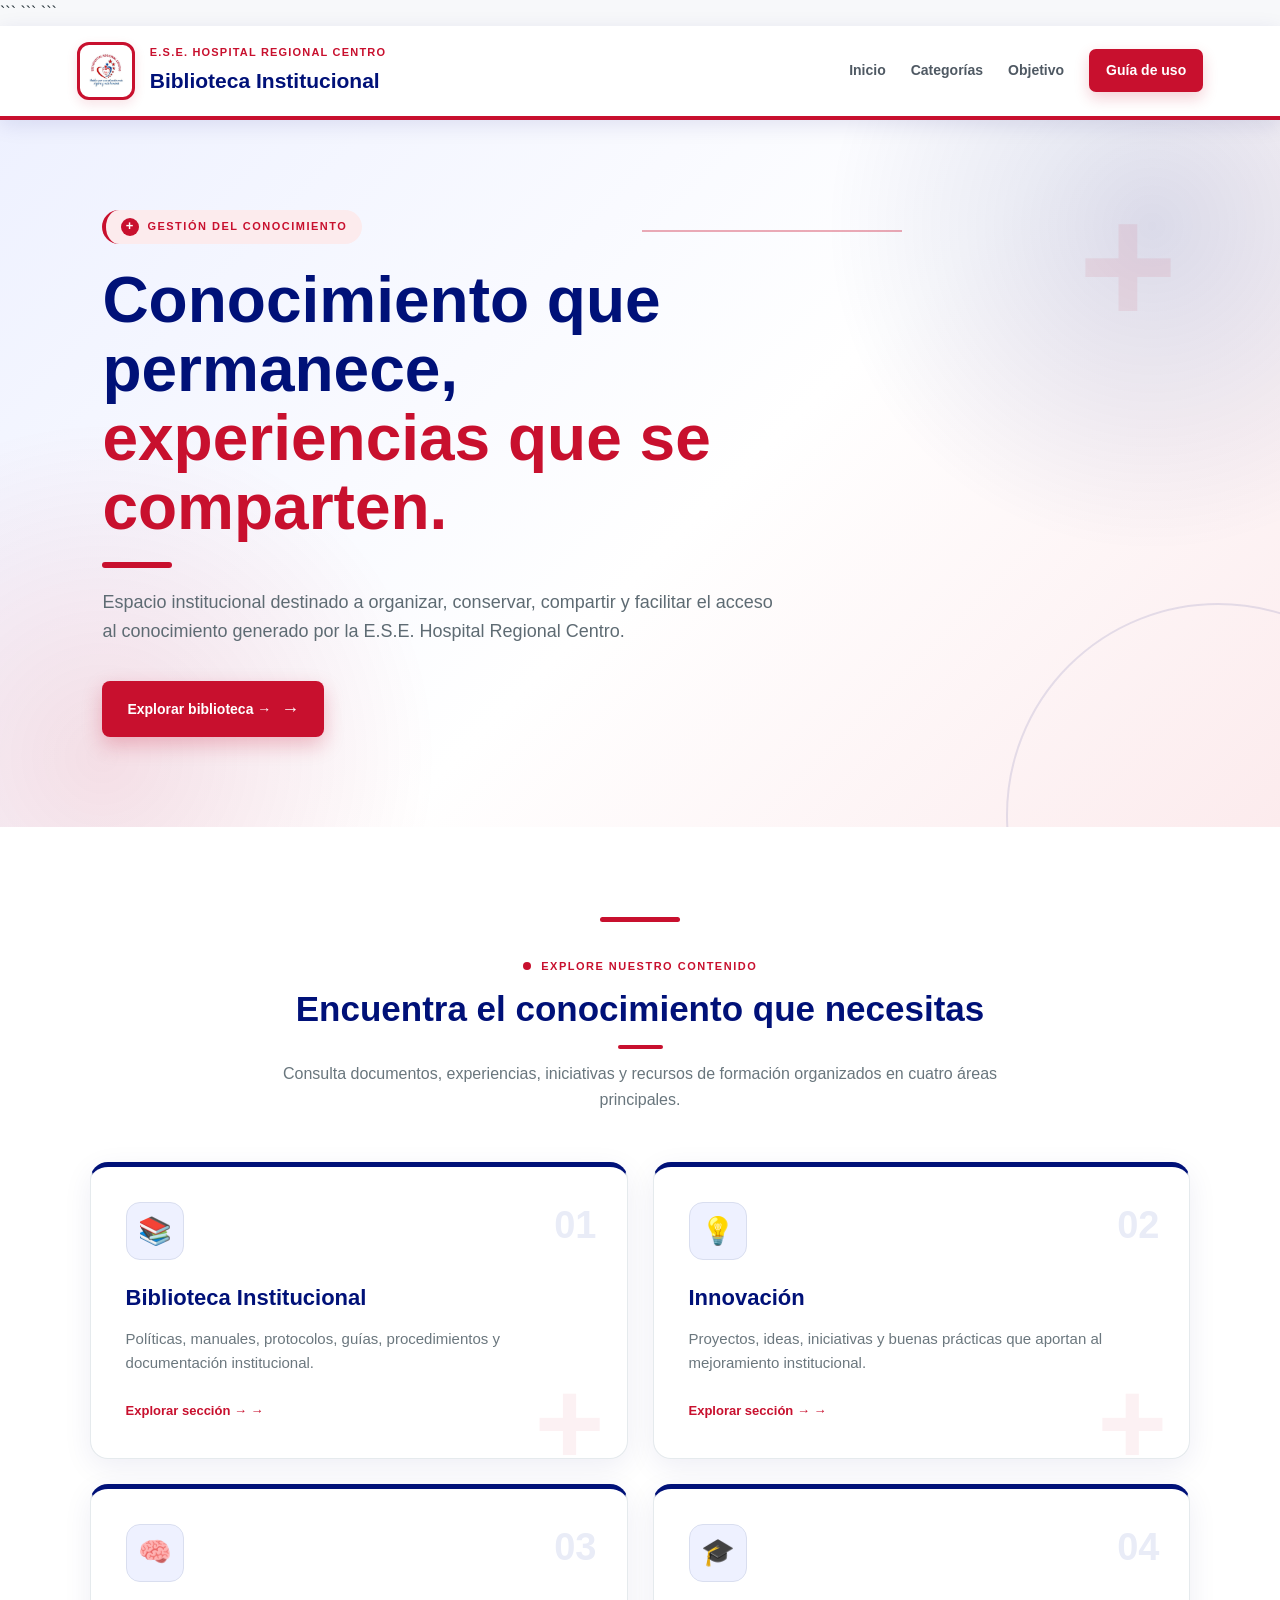
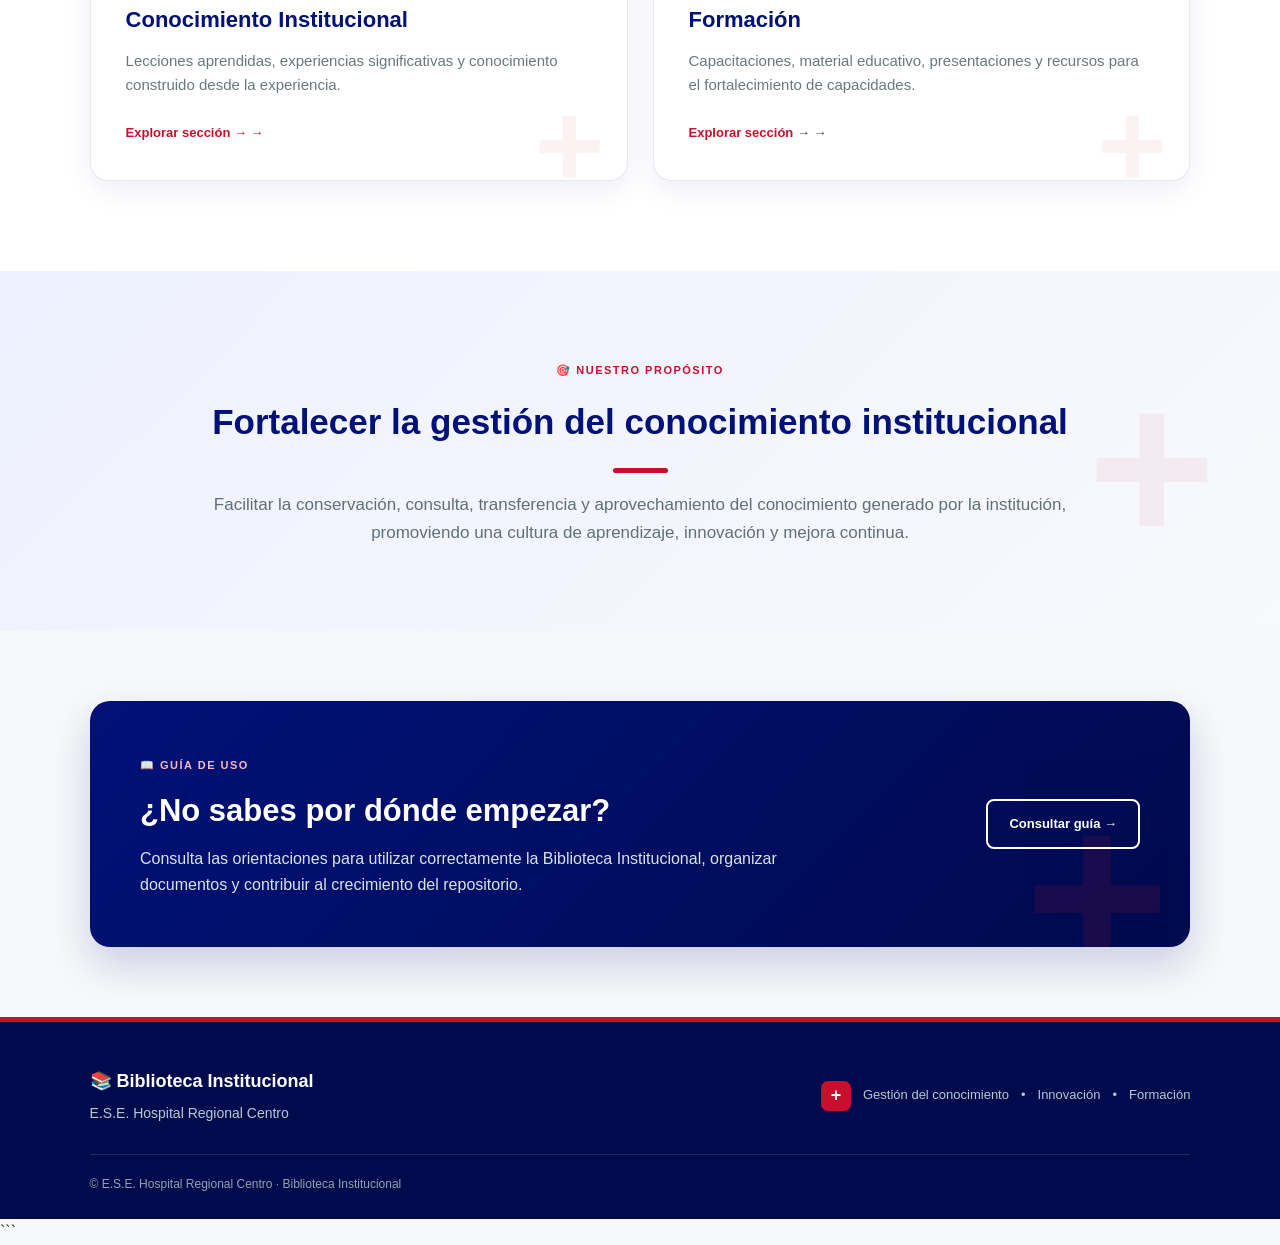
<file: index.html>
<!DOCTYPE html>

<html lang="es">
<head>
    <meta charset="UTF-8">
    <meta name="viewport" content="width=device-width, initial-scale=1.0">

```
<title>Biblioteca Institucional | E.S.E. Hospital Regional Centro</title>

<meta name="description" content="Biblioteca Institucional de la E.S.E. Hospital Regional Centro">

<link rel="stylesheet" href="style.css">
```

</head>

<body>

```
<!-- ENCABEZADO -->
<header class="header">

    <div class="logo-area">

        <div class="logo-placeholder">
            <img src="logo-hospital.jpg" alt="Logo E.S.E. Hospital Regional Centro">
        </div>

        <div>
            <span class="institution">E.S.E. HOSPITAL REGIONAL CENTRO</span>
            <h1>Biblioteca Institucional</h1>
        </div>

    </div>

    <nav class="menu">
        <a href="#inicio">Inicio</a>
        <a href="#categorias">Categorías</a>
        <a href="#objetivo">Objetivo</a>
        <a href="#guia">Guía de uso</a>
    </nav>

</header>


<!-- PORTADA -->
<main>

    <section class="hero" id="inicio">

        <div class="hero-content">

            <span class="tag">GESTIÓN DEL CONOCIMIENTO</span>

            <h2>
                Conocimiento que permanece,
                <strong>experiencias que se comparten.</strong>
            </h2>

            <p>
                Espacio institucional destinado a organizar, conservar,
                compartir y facilitar el acceso al conocimiento generado
                por la E.S.E. Hospital Regional Centro.
            </p>

            <a href="#categorias" class="main-button">
                Explorar biblioteca →
            </a>

        </div>

    </section>


    <!-- CATEGORÍAS -->
    <section class="categories" id="categorias">

        <div class="section-title">

            <span>EXPLORE NUESTRO CONTENIDO</span>

            <h2>Encuentra el conocimiento que necesitas</h2>

            <p>
                Consulta documentos, experiencias, iniciativas y recursos
                de formación organizados en cuatro áreas principales.
            </p>

        </div>


        <div class="cards">


            <!-- BIBLIOTECA -->
            <a href="01_Biblioteca_Institucional/" class="card">

                <div class="card-icon">📚</div>

                <span class="number">01</span>

                <h3>Biblioteca Institucional</h3>

                <p>
                    Políticas, manuales, protocolos, guías,
                    procedimientos y documentación institucional.
                </p>

                <span class="card-link">
                    Explorar sección →
                </span>

            </a>


            <!-- INNOVACIÓN -->
            <a href="02_Innovacion/" class="card">

                <div class="card-icon">💡</div>

                <span class="number">02</span>

                <h3>Innovación</h3>

                <p>
                    Proyectos, ideas, iniciativas y buenas prácticas
                    que aportan al mejoramiento institucional.
                </p>

                <span class="card-link">
                    Explorar sección →
                </span>

            </a>


            <!-- CONOCIMIENTO -->
            <a href="03_Conocimiento_Institucional/" class="card">

                <div class="card-icon">🧠</div>

                <span class="number">03</span>

                <h3>Conocimiento Institucional</h3>

                <p>
                    Lecciones aprendidas, experiencias significativas
                    y conocimiento construido desde la experiencia.
                </p>

                <span class="card-link">
                    Explorar sección →
                </span>

            </a>


            <!-- FORMACIÓN -->
            <a href="04_Formacion/" class="card">

                <div class="card-icon">🎓</div>

                <span class="number">04</span>

                <h3>Formación</h3>

                <p>
                    Capacitaciones, material educativo, presentaciones
                    y recursos para el fortalecimiento de capacidades.
                </p>

                <span class="card-link">
                    Explorar sección →
                </span>

            </a>

        </div>

    </section>


    <!-- OBJETIVO -->
    <section class="objective" id="objetivo">

        <div class="objective-box">

            <span>🎯 NUESTRO PROPÓSITO</span>

            <h2>
                Fortalecer la gestión del conocimiento institucional
            </h2>

            <p>
                Facilitar la conservación, consulta, transferencia y
                aprovechamiento del conocimiento generado por la
                institución, promoviendo una cultura de aprendizaje,
                innovación y mejora continua.
            </p>

        </div>

    </section>


    <!-- GUÍA -->
    <section class="guide" id="guia">

        <div>

            <span>📖 GUÍA DE USO</span>

            <h2>
                ¿No sabes por dónde empezar?
            </h2>

            <p>
                Consulta las orientaciones para utilizar correctamente
                la Biblioteca Institucional, organizar documentos y
                contribuir al crecimiento del repositorio.
            </p>

        </div>

        <a href="00_Guia_de_uso/" class="outline-button">
            Consultar guía →
        </a>

    </section>

</main>


<!-- PIE DE PÁGINA -->
<footer>

    <div class="footer-content">

        <div>
            <h3>📚 Biblioteca Institucional</h3>

            <p>
                E.S.E. Hospital Regional Centro
            </p>
        </div>

        <div class="footer-info">

            <span>Gestión del conocimiento</span>
            <span>•</span>
            <span>Innovación</span>
            <span>•</span>
            <span>Formación</span>

        </div>

    </div>

    <div class="copyright">
        © E.S.E. Hospital Regional Centro · Biblioteca Institucional
    </div>

</footer>
```

</body>
</html>
</file>
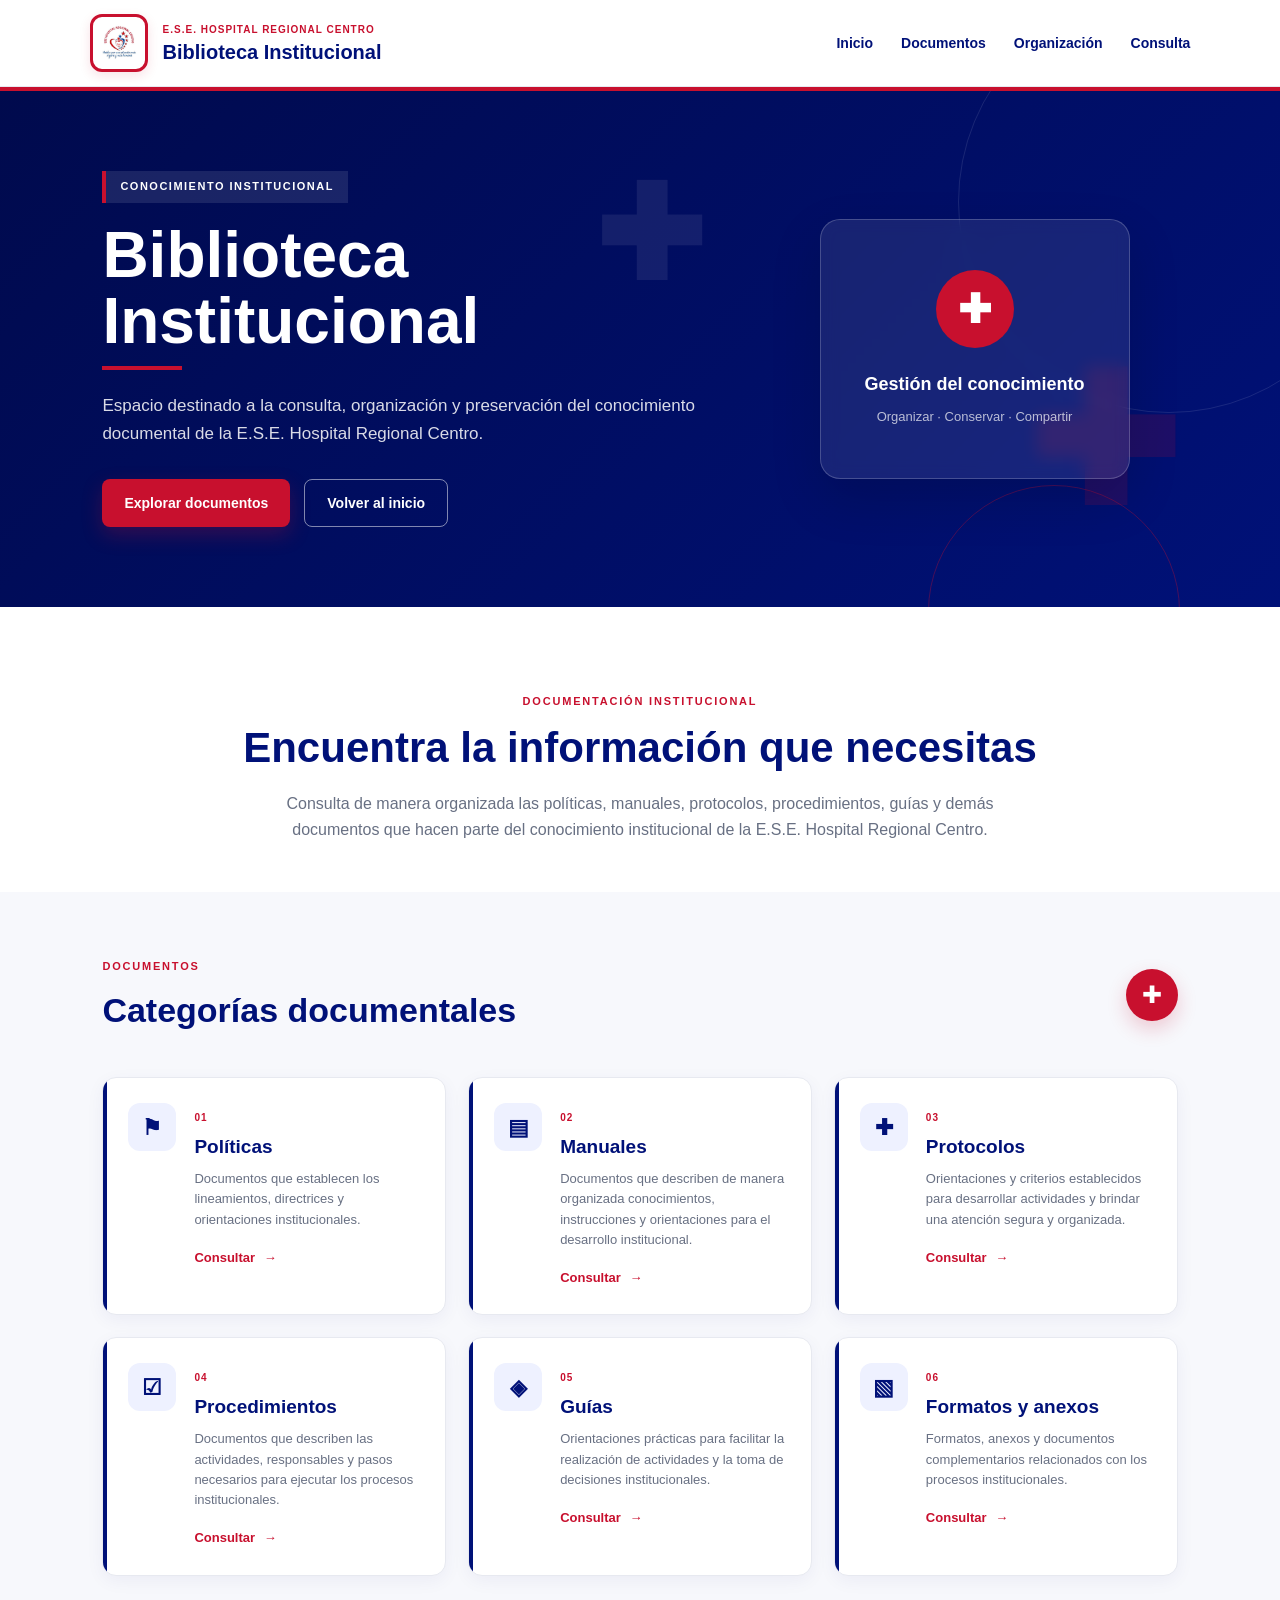
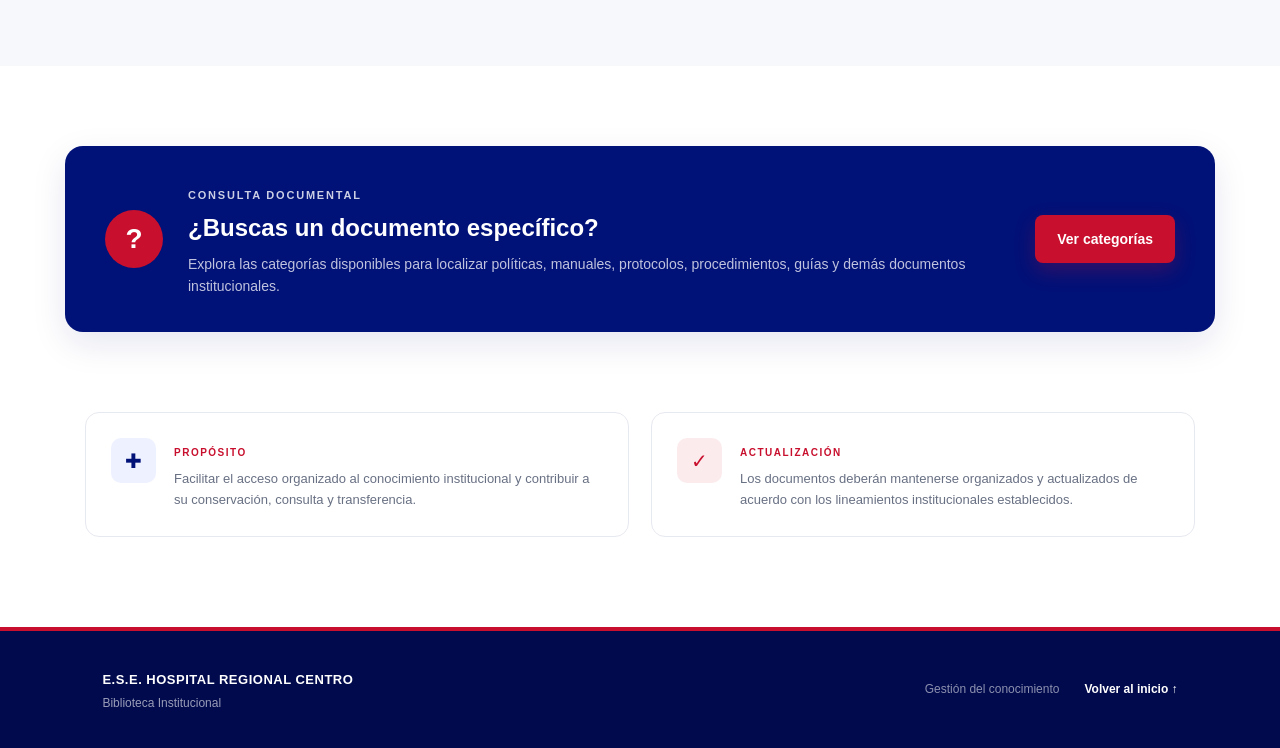
<file: 01_Biblioteca_Institucional/index.html>
<!DOCTYPE html>
<html lang="es">
<head>
    <meta charset="UTF-8">
    <meta name="viewport" content="width=device-width, initial-scale=1.0">

    <title>Biblioteca Institucional | E.S.E. Hospital Regional Centro</title>

    <meta name="description" content="Biblioteca Institucional de la E.S.E. Hospital Regional Centro">

    <link rel="stylesheet" href="style.css">
</head>

<body>

    <!-- =========================
         ENCABEZADO
         ========================= -->

    <header class="header">

        <div class="logo-area">

            <a href="../index.html" class="logo-placeholder">
                <img src="../logo-hospital.jpg" 
                     alt="Logo E.S.E. Hospital Regional Centro">
            </a>

            <div class="institution-info">
                <span class="institution">
                    E.S.E. HOSPITAL REGIONAL CENTRO
                </span>

                <h1>
                    Biblioteca Institucional
                </h1>
            </div>

        </div>


        <!-- NAVEGACIÓN -->

        <nav class="nav">

            <a href="../index.html">
                Inicio
            </a>

            <a href="#documentos">
                Documentos
            </a>

            <a href="#organizacion">
                Organización
            </a>

            <a href="#consulta">
                Consulta
            </a>

        </nav>

    </header>


    <!-- =========================
         BARRA SUPERIOR
         ========================= -->

    <div class="red-line"></div>


    <!-- =========================
         HERO
         ========================= -->

    <main>

        <section class="hero">

            <div class="medical-cross cross-one">✚</div>
            <div class="medical-cross cross-two">✚</div>

            <div class="hero-content">

                <div class="section-label">
                    CONOCIMIENTO INSTITUCIONAL
                </div>

                <h2>
                    Biblioteca<br>
                    <span>Institucional</span>
                </h2>

                <p>
                    Espacio destinado a la consulta, organización y
                    preservación del conocimiento documental de la
                    E.S.E. Hospital Regional Centro.
                </p>

                <div class="hero-buttons">

                    <a href="#documentos" class="btn-primary">
                        Explorar documentos
                    </a>

                    <a href="../index.html" class="btn-secondary">
                        Volver al inicio
                    </a>

                </div>

            </div>

            <div class="hero-decoration">

                <div class="medical-card">

                    <div class="medical-symbol">
                        ✚
                    </div>

                    <strong>
                        Gestión del conocimiento
                    </strong>

                    <span>
                        Organizar · Conservar · Compartir
                    </span>

                </div>

            </div>

        </section>


        <!-- =========================
             INTRODUCCIÓN
             ========================= -->

        <section class="intro" id="documentos">

            <div class="intro-title">

                <span class="small-title">
                    DOCUMENTACIÓN INSTITUCIONAL
                </span>

                <h2>
                    Encuentra la información que necesitas
                </h2>

            </div>

            <p>
                Consulta de manera organizada las políticas, manuales,
                protocolos, procedimientos, guías y demás documentos
                que hacen parte del conocimiento institucional de la
                E.S.E. Hospital Regional Centro.
            </p>

        </section>


        <!-- =========================
             CATEGORÍAS DOCUMENTALES
             ========================= -->

        <section class="categories" id="organizacion">

            <div class="section-heading">

                <div>
                    <span class="small-title">
                        DOCUMENTOS
                    </span>

                    <h2>
                        Categorías documentales
                    </h2>
                </div>

                <div class="heading-cross">
                    ✚
                </div>

            </div>


            <div class="cards">


                <!-- POLÍTICAS -->

                <article class="document-card">

                    <div class="card-icon">
                        ⚑
                    </div>

                    <div class="card-content">

                        <span class="card-number">
                            01
                        </span>

                        <h3>
                            Políticas
                        </h3>

                        <p>
                            Documentos que establecen los lineamientos,
                            directrices y orientaciones institucionales.
                        </p>

                        <a href="./01_Politicas/index.html" class="card-link">
                            Consultar
                            <span>→</span>
                        </a>

                    </div>

                </article>


                <!-- MANUALES -->

                <article class="document-card">

                    <div class="card-icon">
                        ▤
                    </div>

                    <div class="card-content">

                        <span class="card-number">
                            02
                        </span>

                        <h3>
                            Manuales
                        </h3>

                        <p>
                            Documentos que describen de manera organizada
                            conocimientos, instrucciones y orientaciones
                            para el desarrollo institucional.
                        </p>

                        <a href="./02_Manuales/" class="card-link">
                            Consultar
                            <span>→</span>
                        </a>

                    </div>

                </article>


                <!-- PROTOCOLOS -->

                <article class="document-card">

                    <div class="card-icon">
                        ✚
                    </div>

                    <div class="card-content">

                        <span class="card-number">
                            03
                        </span>

                        <h3>
                            Protocolos
                        </h3>

                        <p>
                            Orientaciones y criterios establecidos para
                            desarrollar actividades y brindar una atención
                            segura y organizada.
                        </p>

                        <a href="./03_Protocolos/" class="card-link">
                            Consultar
                            <span>→</span>
                        </a>

                    </div>

                </article>


                <!-- PROCEDIMIENTOS -->

                <article class="document-card">

                    <div class="card-icon">
                        ☑
                    </div>

                    <div class="card-content">

                        <span class="card-number">
                            04
                        </span>

                        <h3>
                            Procedimientos
                        </h3>

                        <p>
                            Documentos que describen las actividades,
                            responsables y pasos necesarios para ejecutar
                            los procesos institucionales.
                        </p>

                        <a href="./04_Procedimientos/" class="card-link">
                            Consultar
                            <span>→</span>
                        </a>

                    </div>

                </article>


                <!-- GUÍAS -->

                <article class="document-card">

                    <div class="card-icon">
                        ◈
                    </div>

                    <div class="card-content">

                        <span class="card-number">
                            05
                        </span>

                        <h3>
                            Guías
                        </h3>

                        <p>
                            Orientaciones prácticas para facilitar la
                            realización de actividades y la toma de
                            decisiones institucionales.
                        </p>

                        <a href="./05_Guias/" class="card-link">
                            Consultar
                            <span>→</span>
                        </a>

                    </div>

                </article>


                <!-- FORMATOS -->

                <article class="document-card">

                    <div class="card-icon">
                        ▧
                    </div>

                    <div class="card-content">

                        <span class="card-number">
                            06
                        </span>

                        <h3>
                            Formatos y anexos
                        </h3>

                        <p>
                            Formatos, anexos y documentos complementarios
                            relacionados con los procesos institucionales.
                        </p>

                        <a href="./06_Formatos/index.html?test=1" class="card-link">
                            Consultar
                            <span>→</span>
                        </a>

                    </div>

                </article>

            </div>

        </section>


        <!-- =========================
             CÓMO CONSULTAR
             ========================= -->

        <section class="consultation" id="consulta">

            <div class="consultation-symbol">
                ?
            </div>

            <div class="consultation-content">

                <span class="small-title">
                    CONSULTA DOCUMENTAL
                </span>

                <h2>
                    ¿Buscas un documento específico?
                </h2>

                <p>
                    Explora las categorías disponibles para localizar
                    políticas, manuales, protocolos, procedimientos,
                    guías y demás documentos institucionales.
                </p>

            </div>

            <a href="#documentos" class="btn-primary">
                Ver categorías
            </a>

        </section>


        <!-- =========================
             INFORMACIÓN
             ========================= -->

        <section class="info-section">

            <div class="info-box">

                <div class="info-icon">
                    ✚
                </div>

                <div>

                    <span>
                        PROPÓSITO
                    </span>

                    <p>
                        Facilitar el acceso organizado al conocimiento
                        institucional y contribuir a su conservación,
                        consulta y transferencia.
                    </p>

                </div>

            </div>


            <div class="info-box">

                <div class="info-icon red-icon">
                    ✓
                </div>

                <div>

                    <span>
                        ACTUALIZACIÓN
                    </span>

                    <p>
                        Los documentos deberán mantenerse organizados
                        y actualizados de acuerdo con los lineamientos
                        institucionales establecidos.
                    </p>

                </div>

            </div>

        </section>

    </main>


    <!-- =========================
         PIE DE PÁGINA
         ========================= -->

    <footer class="footer">

        <div>

            <strong>
                E.S.E. HOSPITAL REGIONAL CENTRO
            </strong>

            <p>
                Biblioteca Institucional
            </p>

        </div>

        <div class="footer-right">

            <span>
                Gestión del conocimiento
            </span>

            <a href="../index.html">
                Volver al inicio ↑
            </a>

        </div>

    </footer>


</body>
</html>
</file>
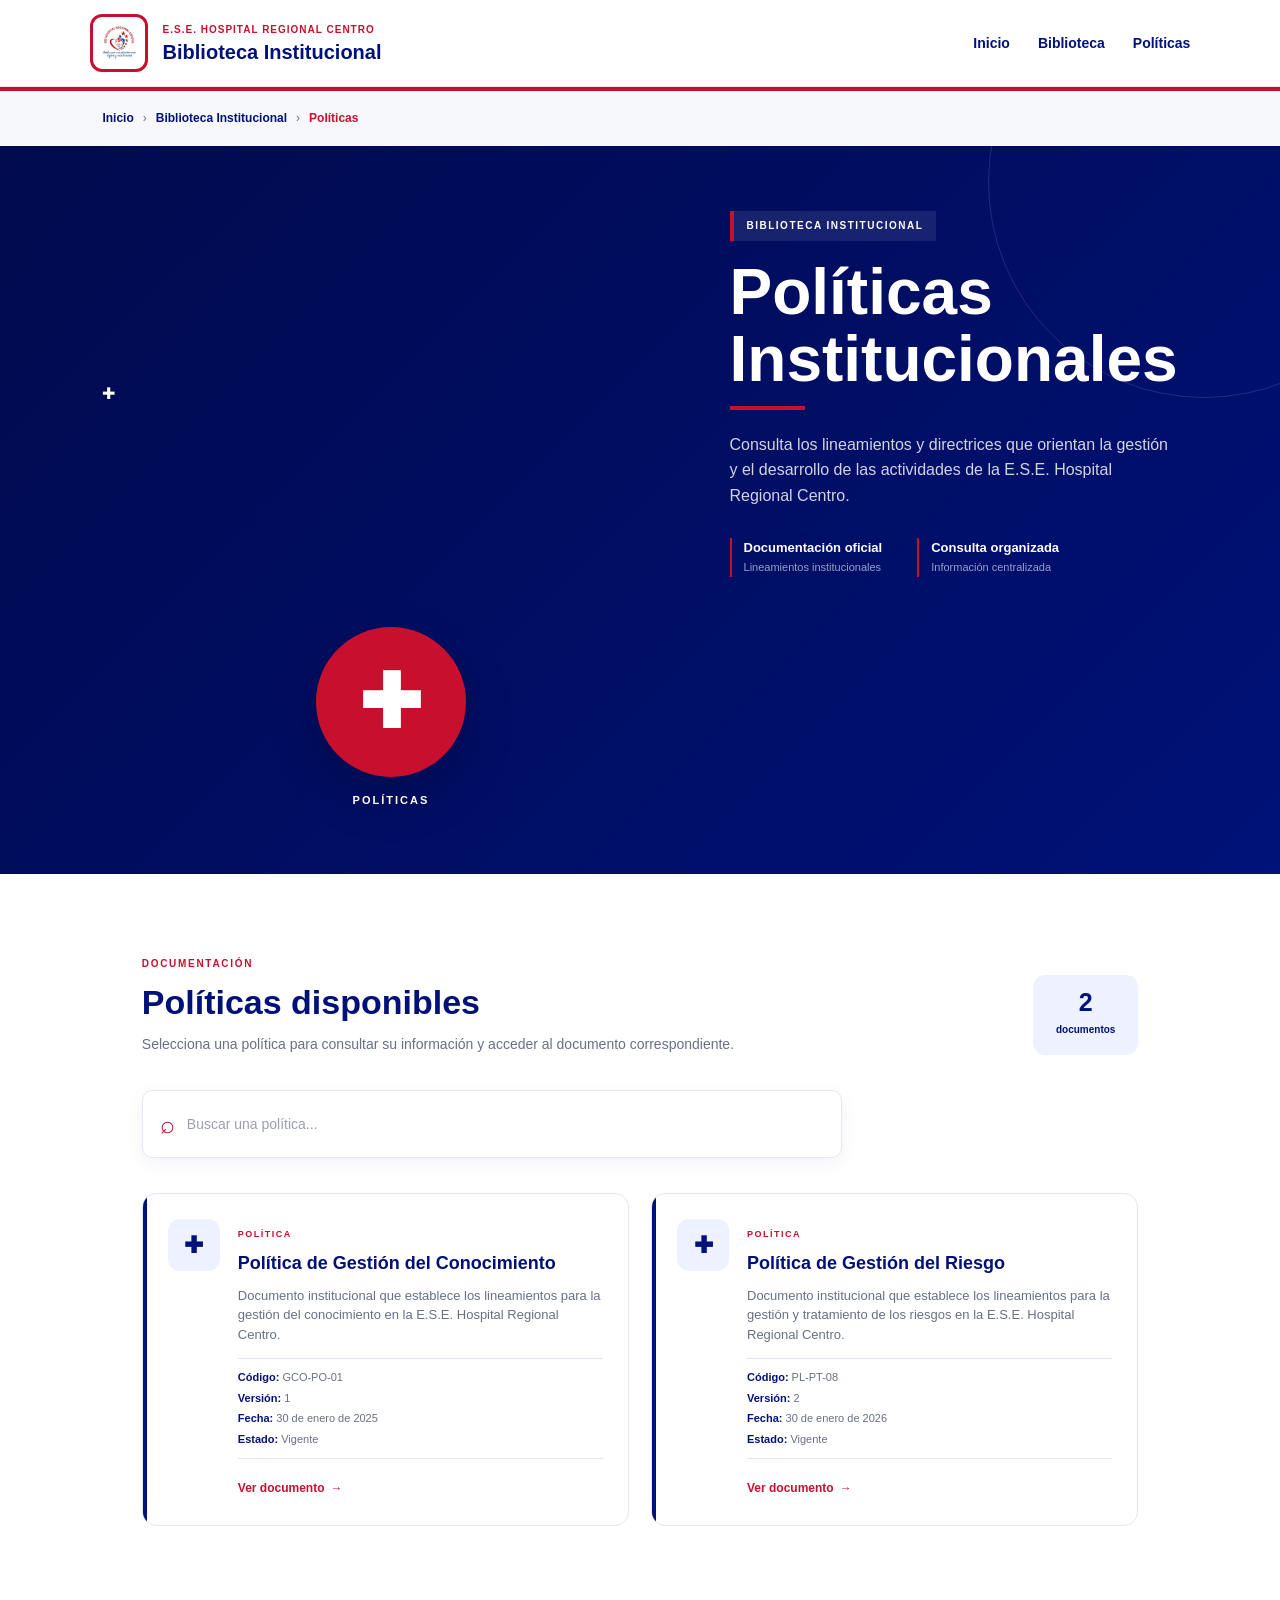
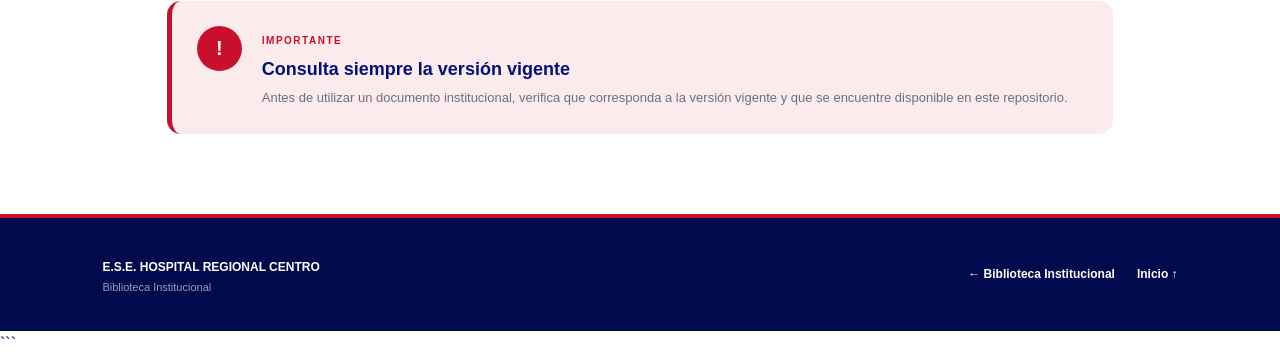
<file: 01_Biblioteca_Institucional/01_Politicas/index.html>
<!DOCTYPE html>
<html lang="es">

<head>

    <meta charset="UTF-8">

    <meta name="viewport" content="width=device-width, initial-scale=1.0">

    <title>Políticas | Biblioteca Institucional</title>

    <meta name="description"
          content="Políticas institucionales de la E.S.E. Hospital Regional Centro">

    <link rel="stylesheet" href="style.css">

</head>


<body>


<!-- =========================
     ENCABEZADO
     ========================= -->

<header class="header">

    <div class="logo-area">

        <a href="../../index.html" class="logo-placeholder">

            <img src="../../logo-hospital.jpg"
                 alt="Logo E.S.E. Hospital Regional Centro">

        </a>


        <div>

            <span class="institution">
                E.S.E. HOSPITAL REGIONAL CENTRO
            </span>

            <h1>
                Biblioteca Institucional
            </h1>

        </div>

    </div>


    <nav class="nav">

        <a href="../../index.html">
            Inicio
        </a>

        <a href="../index.html">
            Biblioteca
        </a>

        <a href="#politicas">
            Políticas
        </a>

    </nav>

</header>


<div class="red-line"></div>



<!-- =========================
     RUTA DE NAVEGACIÓN
     ========================= -->

<div class="breadcrumb">

    <a href="../../index.html">
        Inicio
    </a>

    <span>›</span>

    <a href="../index.html">
        Biblioteca Institucional
    </a>

    <span>›</span>

    <strong>
        Políticas
    </strong>

</div>



<!-- =========================
     HERO
     ========================= -->

<section class="hero" id="politicas">

    <div class="medical-cross cross-one">
        ✚
    </div>

    <div class="hero-content">

        <span class="section-label">
            BIBLIOTECA INSTITUCIONAL
        </span>


        <h2>
            Políticas
            <span>Institucionales</span>
        </h2>


        <p>
            Consulta los lineamientos y directrices que orientan
            la gestión y el desarrollo de las actividades de la
            E.S.E. Hospital Regional Centro.
        </p>


        <div class="hero-info">

            <div>

                <strong>
                    Documentación oficial
                </strong>

                <span>
                    Lineamientos institucionales
                </span>

            </div>


            <div>

                <strong>
                    Consulta organizada
                </strong>

                <span>
                    Información centralizada
                </span>

            </div>

        </div>

    </div>


    <div class="hero-icon">

        <div class="big-cross">
            ✚
        </div>

        <span>
            POLÍTICAS
        </span>

    </div>

</section>



<!-- =========================
     CONTENIDO
     ========================= -->

<main>


<section class="documents-section">


    <div class="section-heading">

        <div>

            <span class="small-title">
                DOCUMENTACIÓN
            </span>

            <h2>
                Políticas disponibles
            </h2>

            <p>
                Selecciona una política para consultar su
                información y acceder al documento correspondiente.
            </p>

        </div>


        <div class="counter">

            <strong>
                0
            </strong>

            <span>
                documentos
            </span>

        </div>

    </div>



    <!-- =========================
         BUSCADOR
         ========================= -->

    <div class="search-box">

        <span class="search-icon">
            ⌕
        </span>

        <input
            type="text"
            id="searchInput"
            placeholder="Buscar una política..."
            onkeyup="searchDocuments()"
        >

    </div>



    <!-- =========================
         TARJETAS DE DOCUMENTOS
         ========================= -->

    <div class="documents-grid" id="documentsGrid">


        <!-- =========================
             DOCUMENTO 1
             ========================= -->

        <article class="document-card">

            <div class="document-icon">
                ✚
            </div>


            <div class="document-info">

                <span class="document-type">
                    POLÍTICA
                </span>

                <h3>
                    Política de Gestión del Conocimiento
                </h3>

                <p>
                    Documento institucional que establece los
                    lineamientos para la gestión del conocimiento
                    en la E.S.E. Hospital Regional Centro.
                </p>


                <div class="metadata">

                    <span>
                        <strong>Código:</strong>
                        GCO-PO-01
                    </span>

                    <span>
                        <strong>Versión:</strong>
                        1
                    </span>

                    <span>
                        <strong>Fecha:</strong>
                        30 de enero de 2025
                    </span>

                    <span>
                        <strong>Estado:</strong>
                        Vigente
                    </span>

                </div>


                <a href="https://esehrcplaneacion-crypto.github.io/Biblioteca-Arcangel-Jofiel/01_Biblioteca_Institucional/01_Politicas/documentos/politica_gestion_del_conocimiento.pdf"
                   class="document-button"
                   target="_blank"
                   rel="noopener">

                    Ver documento
                    <span>→</span>

                </a>

            </div>

        </article>



        <!-- =========================
             DOCUMENTO 2
             ========================= -->

        <article class="document-card">

            <div class="document-icon">
                ✚
            </div>


            <div class="document-info">

                <span class="document-type">
                    POLÍTICA
                </span>

                <h3>
                    Política de Gestión del Riesgo
                </h3>

                <p>
                    Documento institucional que establece los
                    lineamientos para la gestión y tratamiento de
                    los riesgos en la E.S.E. Hospital Regional Centro.
                </p>


                <div class="metadata">

                    <span>
                        <strong>Código:</strong>
                        PL-PT-08
                    </span>

                    <span>
                        <strong>Versión:</strong>
                        2
                    </span>

                    <span>
                        <strong>Fecha:</strong>
                        30 de enero de 2026
                    </span>

                    <span>
                        <strong>Estado:</strong>
                        Vigente
                    </span>

                </div>


                <a href="https://esehrcplaneacion-crypto.github.io/Biblioteca-Arcangel-Jofiel/01_Biblioteca_Institucional/01_Politicas/documentos/Politica_gestion_del_riesgo.pdf"
                   class="document-button"
                   target="_blank"
                   rel="noopener">

                    Ver documento
                    <span>→</span>

                </a>

            </div>

        </article>


    </div>


    <!-- =========================
         MENSAJE CUANDO NO HAY RESULTADOS
         ========================= -->

    <div class="no-results" id="noResults">

        <div>
            ✚
        </div>

        <h3>
            No se encontraron documentos
        </h3>

        <p>
            Intenta realizar otra búsqueda.
        </p>

    </div>


</section>



<!-- =========================
     INFORMACIÓN
     ========================= -->

<section class="information">


    <div class="information-card">

        <div class="info-icon">
            !
        </div>


        <div>

            <span>
                IMPORTANTE
            </span>

            <h3>
                Consulta siempre la versión vigente
            </h3>

            <p>
                Antes de utilizar un documento institucional,
                verifica que corresponda a la versión vigente
                y que se encuentre disponible en este repositorio.
            </p>

        </div>

    </div>


</section>


</main>



<!-- =========================
     FOOTER
     ========================= -->

<footer class="footer">

    <div>

        <strong>
            E.S.E. HOSPITAL REGIONAL CENTRO
        </strong>

        <p>
            Biblioteca Institucional
        </p>

    </div>


    <div class="footer-right">

        <a href="../index.html">
            ← Biblioteca Institucional
        </a>

        <a href="../../index.html">
            Inicio ↑
        </a>

    </div>

</footer>



<!-- =========================
     BUSCADOR
     ========================= -->

<script>

function searchDocuments() {

    let input =
        document.getElementById("searchInput")
        .value
        .toLowerCase()
        .trim();


    let cards =
        document.querySelectorAll(".document-card");


    let visible = 0;


    cards.forEach(function(card) {

        let text =
            card.innerText.toLowerCase();


        if (text.includes(input)) {

            card.style.display = "flex";

            visible++;

        } else {

            card.style.display = "none";

        }

    });


    document.querySelector(".counter strong")
        .textContent = visible;


    let noResults =
        document.getElementById("noResults");


    if (visible === 0) {

        noResults.style.display = "block";

    } else {

        noResults.style.display = "none";

    }

}


/* =========================
   CARGAR CONTADOR INICIAL
   ========================= */

document.addEventListener("DOMContentLoaded", function() {

    searchDocuments();

});

</script>


</body>

</html>
```
</file>
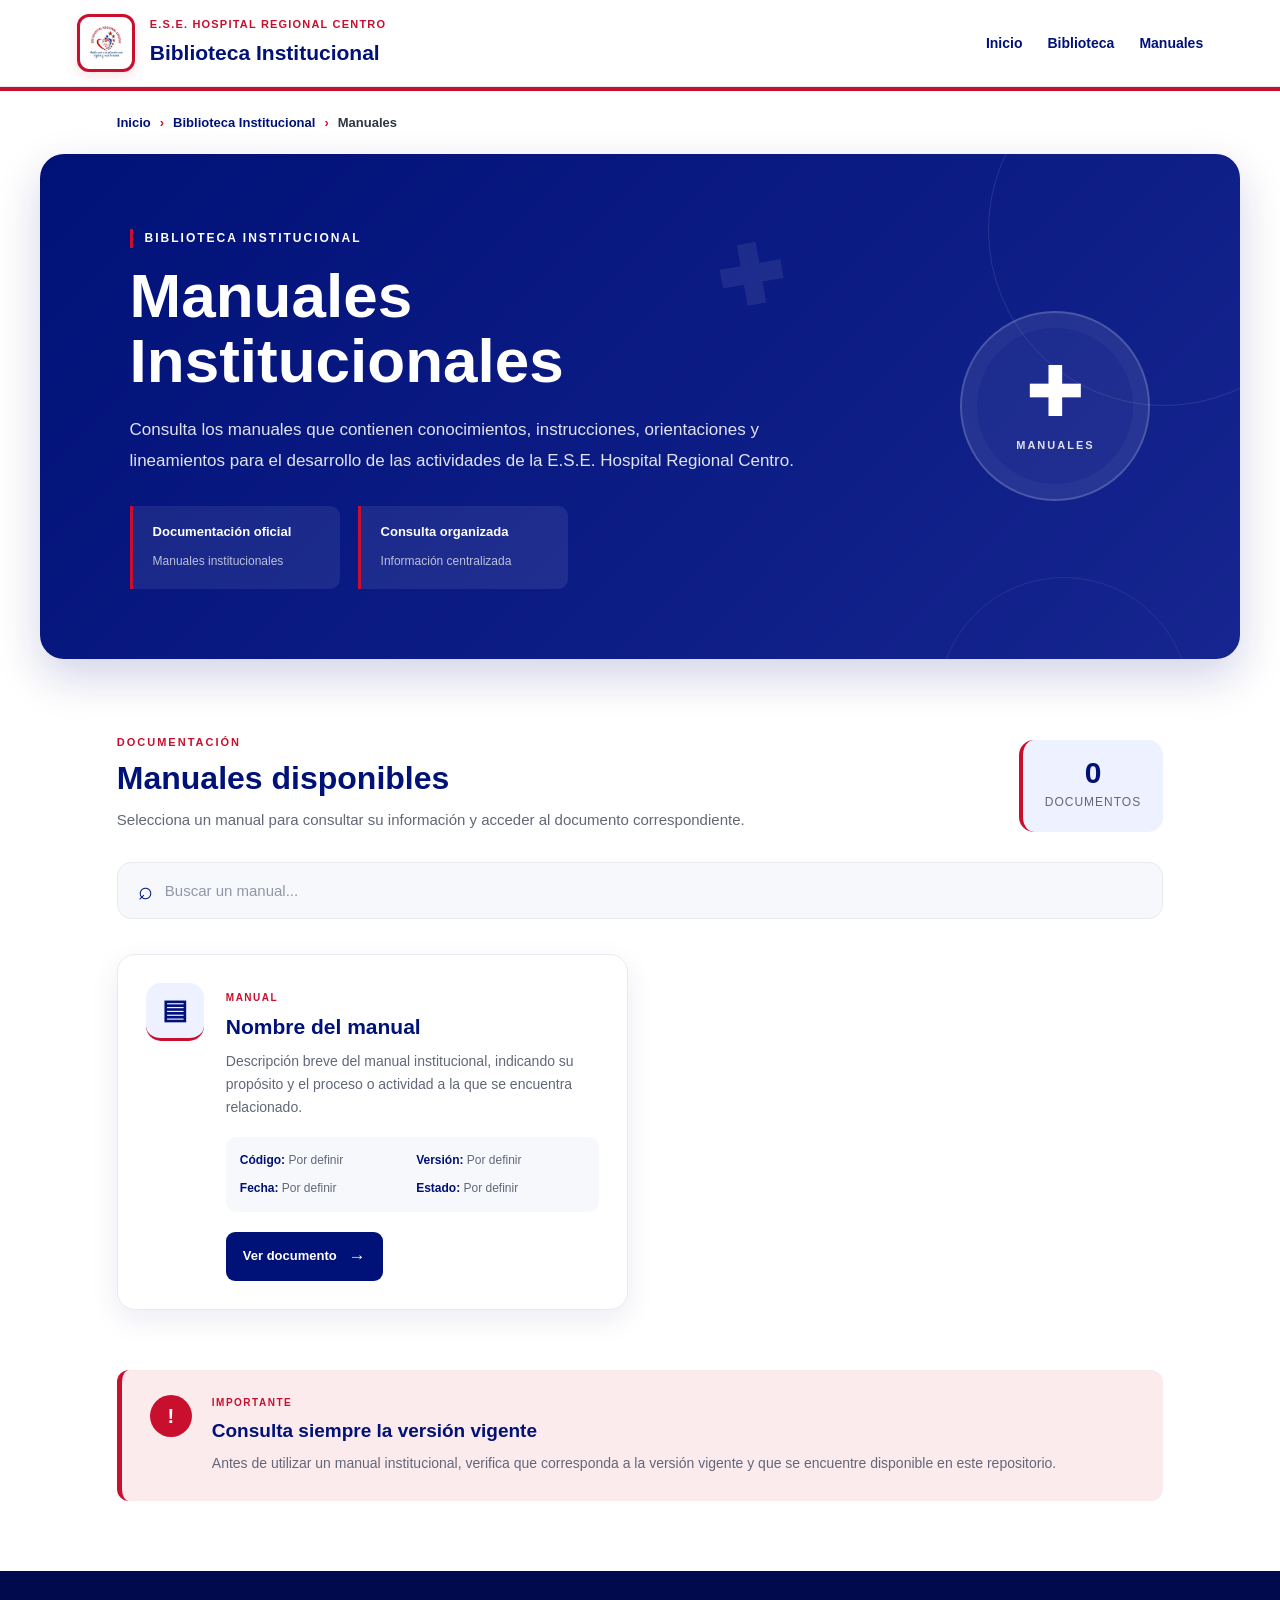
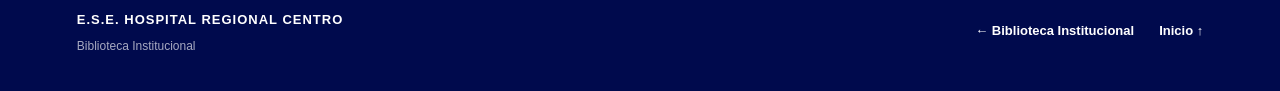
<file: 01_Biblioteca_Institucional/02_Manuales/index.html>
<!DOCTYPE html>
<html lang="es">

<head>

    <meta charset="UTF-8">

    <meta name="viewport" content="width=device-width, initial-scale=1.0">

    <title>Manuales | Biblioteca Institucional</title>

    <meta name="description"
          content="Manuales institucionales de la E.S.E. Hospital Regional Centro">

    <link rel="stylesheet" href="style.css">

</head>


<body>


<!-- =========================
     ENCABEZADO
     ========================= -->

<header class="header">

    <div class="logo-area">

        <a href="../../index.html" class="logo-placeholder">

            <img src="../../logo-hospital.jpg"
                 alt="Logo E.S.E. Hospital Regional Centro">

        </a>


        <div>

            <span class="institution">
                E.S.E. HOSPITAL REGIONAL CENTRO
            </span>

            <h1>
                Biblioteca Institucional
            </h1>

        </div>

    </div>


    <!-- NAVEGACIÓN -->

    <nav class="nav">

        <a href="../../index.html">
            Inicio
        </a>

        <a href="../index.html">
            Biblioteca
        </a>

        <a href="#manuales">
            Manuales
        </a>

    </nav>

</header>


<!-- =========================
     BARRA ROJA
     ========================= -->

<div class="red-line"></div>



<!-- =========================
     RUTA DE NAVEGACIÓN
     ========================= -->

<div class="breadcrumb">

    <a href="../../index.html">
        Inicio
    </a>

    <span>›</span>

    <a href="../index.html">
        Biblioteca Institucional
    </a>

    <span>›</span>

    <strong>
        Manuales
    </strong>

</div>



<!-- =========================
     HERO
     ========================= -->

<section class="hero" id="manuales">

    <div class="medical-cross cross-one">
        ✚
    </div>


    <div class="hero-content">

        <span class="section-label">
            BIBLIOTECA INSTITUCIONAL
        </span>


        <h2>
            Manuales
            <span>Institucionales</span>
        </h2>


        <p>
            Consulta los manuales que contienen conocimientos,
            instrucciones, orientaciones y lineamientos para el
            desarrollo de las actividades de la E.S.E. Hospital
            Regional Centro.
        </p>


        <div class="hero-info">

            <div>

                <strong>
                    Documentación oficial
                </strong>

                <span>
                    Manuales institucionales
                </span>

            </div>


            <div>

                <strong>
                    Consulta organizada
                </strong>

                <span>
                    Información centralizada
                </span>

            </div>

        </div>

    </div>


    <div class="hero-icon">

        <div class="big-cross">
            ✚
        </div>

        <span>
            MANUALES
        </span>

    </div>

</section>



<!-- =========================
     CONTENIDO PRINCIPAL
     ========================= -->

<main>


<!-- =========================
     DOCUMENTOS
     ========================= -->

<section class="documents-section">


    <div class="section-heading">

        <div>

            <span class="small-title">
                DOCUMENTACIÓN
            </span>

            <h2>
                Manuales disponibles
            </h2>

            <p>
                Selecciona un manual para consultar su información
                y acceder al documento correspondiente.
            </p>

        </div>


        <div class="counter">

            <strong>
                0
            </strong>

            <span>
                documentos
            </span>

        </div>

    </div>



    <!-- =========================
         BUSCADOR
         ========================= -->

    <div class="search-box">

        <span class="search-icon">
            ⌕
        </span>


        <input
            type="text"
            id="searchInput"
            placeholder="Buscar un manual..."
            onkeyup="searchDocuments()"
        >

    </div>



    <!-- =========================
         TARJETAS DE DOCUMENTOS
         ========================= -->

    <div class="documents-grid" id="documentsGrid">


        <!-- =================================
             DOCUMENTO EJEMPLO
             ================================= -->

        <article class="document-card">


            <div class="document-icon">
                ▤
            </div>


            <div class="document-info">


                <span class="document-type">
                    MANUAL
                </span>


                <h3>
                    Nombre del manual
                </h3>


                <p>
                    Descripción breve del manual institucional,
                    indicando su propósito y el proceso o actividad
                    a la que se encuentra relacionado.
                </p>


                <!-- =========================
                     INFORMACIÓN DEL DOCUMENTO
                     ========================= -->

                <div class="metadata">


                    <span>
                        <strong>
                            Código:
                        </strong>

                        Por definir
                    </span>


                    <span>
                        <strong>
                            Versión:
                        </strong>

                        Por definir
                    </span>


                    <span>
                        <strong>
                            Fecha:
                        </strong>

                        Por definir
                    </span>


                    <span>
                        <strong>
                            Estado:
                        </strong>

                        Por definir
                    </span>


                </div>


                <!-- =========================
                     BOTÓN DOCUMENTO
                     ========================= -->

                <a href="#"
                   class="document-button">

                    Ver documento

                    <span>
                        →
                    </span>

                </a>


            </div>

        </article>


    </div>



    <!-- =========================
         SIN RESULTADOS
         ========================= -->

    <div class="no-results" id="noResults">


        <div>
            ✚
        </div>


        <h3>
            No se encontraron documentos
        </h3>


        <p>
            Intenta realizar otra búsqueda.
        </p>


    </div>


</section>



<!-- =========================
     INFORMACIÓN
     ========================= -->

<section class="information">


    <div class="information-card">


        <div class="info-icon">
            !
        </div>


        <div>


            <span>
                IMPORTANTE
            </span>


            <h3>
                Consulta siempre la versión vigente
            </h3>


            <p>
                Antes de utilizar un manual institucional,
                verifica que corresponda a la versión vigente
                y que se encuentre disponible en este repositorio.
            </p>


        </div>


    </div>


</section>


</main>



<!-- =========================
     PIE DE PÁGINA
     ========================= -->

<footer class="footer">


    <div>


        <strong>
            E.S.E. HOSPITAL REGIONAL CENTRO
        </strong>


        <p>
            Biblioteca Institucional
        </p>


    </div>


    <div class="footer-right">


        <a href="../index.html">
            ← Biblioteca Institucional
        </a>


        <a href="../../index.html">
            Inicio ↑
        </a>


    </div>


</footer>



<!-- =========================
     BUSCADOR
     ========================= -->

<script>

function searchDocuments() {


    let input =
        document.getElementById("searchInput")
        .value
        .toLowerCase();


    let cards =
        document.querySelectorAll(".document-card");


    let visible = 0;


    cards.forEach(function(card) {


        let text =
            card.innerText.toLowerCase();


        if (text.includes(input)) {


            card.style.display = "flex";

            visible++;


        } else {


            card.style.display = "none";


        }

    });



    document.querySelector(".counter strong")
        .textContent = visible;



    let noResults =
        document.getElementById("noResults");



    if (visible === 0) {


        noResults.style.display = "block";


    } else {


        noResults.style.display = "none";


    }


}

</script>


</body>

</html>
</file>
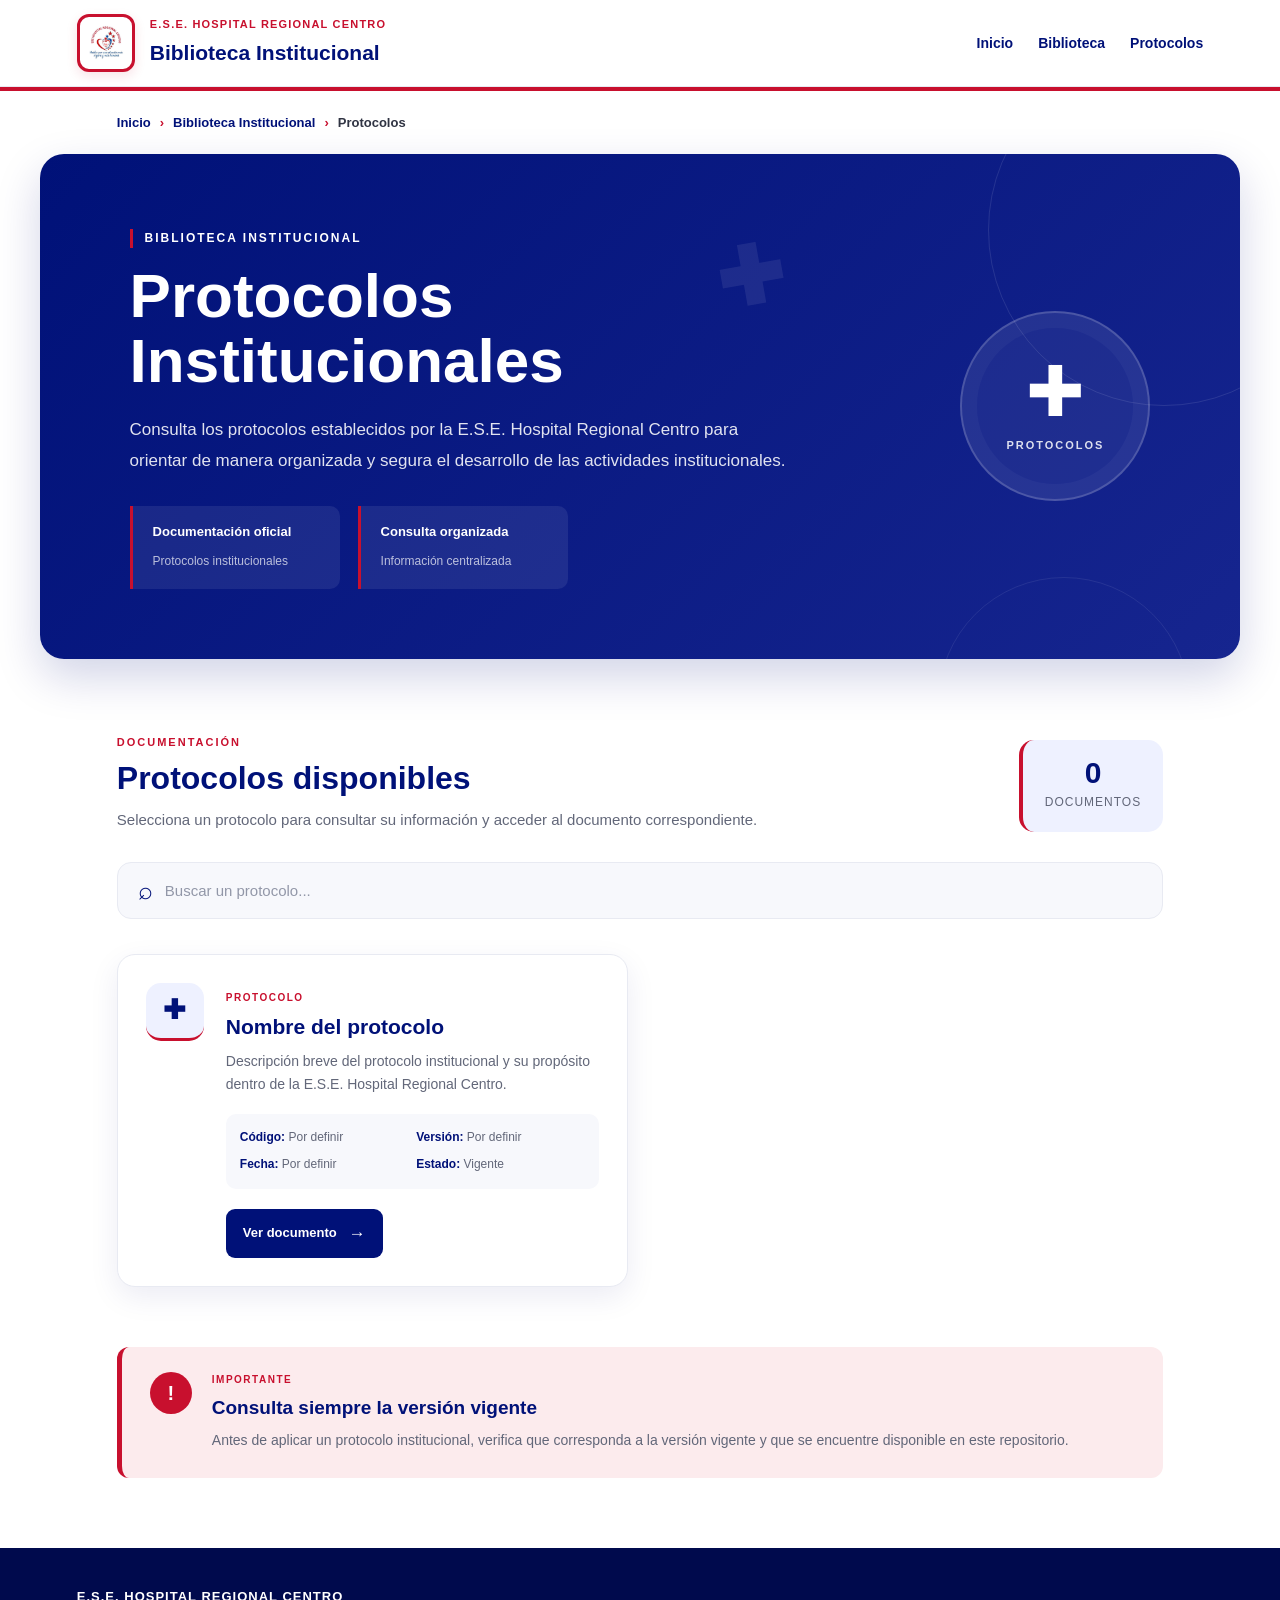
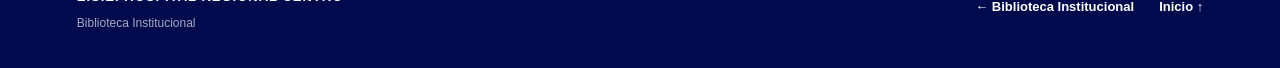
<file: 01_Biblioteca_Institucional/03_Protocolos/index.html>
<!DOCTYPE html>
<html lang="es">

<head>

    <meta charset="UTF-8">

    <meta name="viewport" content="width=device-width, initial-scale=1.0">

    <title>Protocolos | Biblioteca Institucional</title>

    <meta
        name="description"
        content="Protocolos institucionales de la E.S.E. Hospital Regional Centro">

    <link rel="stylesheet" href="style.css">

</head>


<body>


<header class="header">

    <div class="logo-area">

        <a href="../../index.html" class="logo-placeholder">

            <img
                src="../../logo-hospital.jpg"
                alt="Logo E.S.E. Hospital Regional Centro">

        </a>

        <div>

            <span class="institution">
                E.S.E. HOSPITAL REGIONAL CENTRO
            </span>

            <h1>
                Biblioteca Institucional
            </h1>

        </div>

    </div>


    <nav class="nav">

        <a href="../../index.html">
            Inicio
        </a>

        <a href="../index.html">
            Biblioteca
        </a>

        <a href="#protocolos">
            Protocolos
        </a>

    </nav>

</header>


<div class="red-line"></div>



<div class="breadcrumb">

    <a href="../../index.html">
        Inicio
    </a>

    <span>›</span>

    <a href="../index.html">
        Biblioteca Institucional
    </a>

    <span>›</span>

    <strong>
        Protocolos
    </strong>

</div>



<section class="hero" id="protocolos">


    <div class="medical-cross cross-one">
        ✚
    </div>


    <div class="hero-content">

        <span class="section-label">
            BIBLIOTECA INSTITUCIONAL
        </span>


        <h2>
            Protocolos
            <span>Institucionales</span>
        </h2>


        <p>
            Consulta los protocolos establecidos por la
            E.S.E. Hospital Regional Centro para orientar
            de manera organizada y segura el desarrollo
            de las actividades institucionales.
        </p>


        <div class="hero-info">


            <div>

                <strong>
                    Documentación oficial
                </strong>

                <span>
                    Protocolos institucionales
                </span>

            </div>


            <div>

                <strong>
                    Consulta organizada
                </strong>

                <span>
                    Información centralizada
                </span>

            </div>


        </div>

    </div>



    <div class="hero-icon">

        <div class="big-cross">
            ✚
        </div>

        <span>
            PROTOCOLOS
        </span>

    </div>


</section>



<main>


<section class="documents-section">


    <div class="section-heading">


        <div>

            <span class="small-title">
                DOCUMENTACIÓN
            </span>


            <h2>
                Protocolos disponibles
            </h2>


            <p>
                Selecciona un protocolo para consultar
                su información y acceder al documento
                correspondiente.
            </p>

        </div>



        <div class="counter">

            <strong>
                0
            </strong>

            <span>
                documentos
            </span>

        </div>


    </div>



    <div class="search-box">

        <span class="search-icon">
            ⌕
        </span>


        <input
            type="text"
            id="searchInput"
            placeholder="Buscar un protocolo..."
            onkeyup="searchDocuments()">

    </div>



    <div
        class="documents-grid"
        id="documentsGrid">


        <!--
        =====================================================
        PROTOCOLO 01
        =====================================================

        Esta tarjeta es un ejemplo.

        Cuando tengas los protocolos reales,
        reemplazaremos esta información.

        =====================================================
        -->


        <article class="document-card">


            <div class="document-icon">
                ✚
            </div>


            <div class="document-info">


                <span class="document-type">
                    PROTOCOLO
                </span>


                <h3>
                    Nombre del protocolo
                </h3>


                <p>
                    Descripción breve del protocolo institucional
                    y su propósito dentro de la E.S.E. Hospital
                    Regional Centro.
                </p>



                <div class="metadata">


                    <span>
                        <strong>
                            Código:
                        </strong>

                        Por definir
                    </span>


                    <span>
                        <strong>
                            Versión:
                        </strong>

                        Por definir
                    </span>


                    <span>
                        <strong>
                            Fecha:
                        </strong>

                        Por definir
                    </span>


                    <span>
                        <strong>
                            Estado:
                        </strong>

                        Vigente
                    </span>


                </div>



                <a
                    href="#"
                    class="document-button">

                    Ver documento

                    <span>
                        →
                    </span>

                </a>


            </div>


        </article>


    </div>



    <div
        class="no-results"
        id="noResults">


        <div>
            ✚
        </div>


        <h3>
            No se encontraron documentos
        </h3>


        <p>
            Intenta realizar otra búsqueda.
        </p>


    </div>


</section>



<section class="information">


    <div class="information-card">


        <div class="info-icon">
            !
        </div>


        <div>


            <span>
                IMPORTANTE
            </span>


            <h3>
                Consulta siempre la versión vigente
            </h3>


            <p>
                Antes de aplicar un protocolo institucional,
                verifica que corresponda a la versión vigente
                y que se encuentre disponible en este repositorio.
            </p>


        </div>


    </div>


</section>


</main>



<footer class="footer">


    <div>

        <strong>
            E.S.E. HOSPITAL REGIONAL CENTRO
        </strong>

        <p>
            Biblioteca Institucional
        </p>

    </div>



    <div class="footer-right">


        <a href="../index.html">
            ← Biblioteca Institucional
        </a>


        <a href="../../index.html">
            Inicio ↑
        </a>


    </div>


</footer>



<script>


function searchDocuments() {


    let input =
        document
        .getElementById("searchInput")
        .value
        .toLowerCase();


    let cards =
        document
        .querySelectorAll(".document-card");


    let visible = 0;



    cards.forEach(function(card) {


        let text =
            card.innerText.toLowerCase();


        if (text.includes(input)) {

            card.style.display = "flex";

            visible++;

        } else {

            card.style.display = "none";

        }


    });



    document
        .querySelector(".counter strong")
        .textContent = visible;



    let noResults =
        document
        .getElementById("noResults");



    if (visible === 0) {

        noResults.style.display = "block";

    } else {

        noResults.style.display = "none";

    }


}


</script>


</body>

</html>
</file>
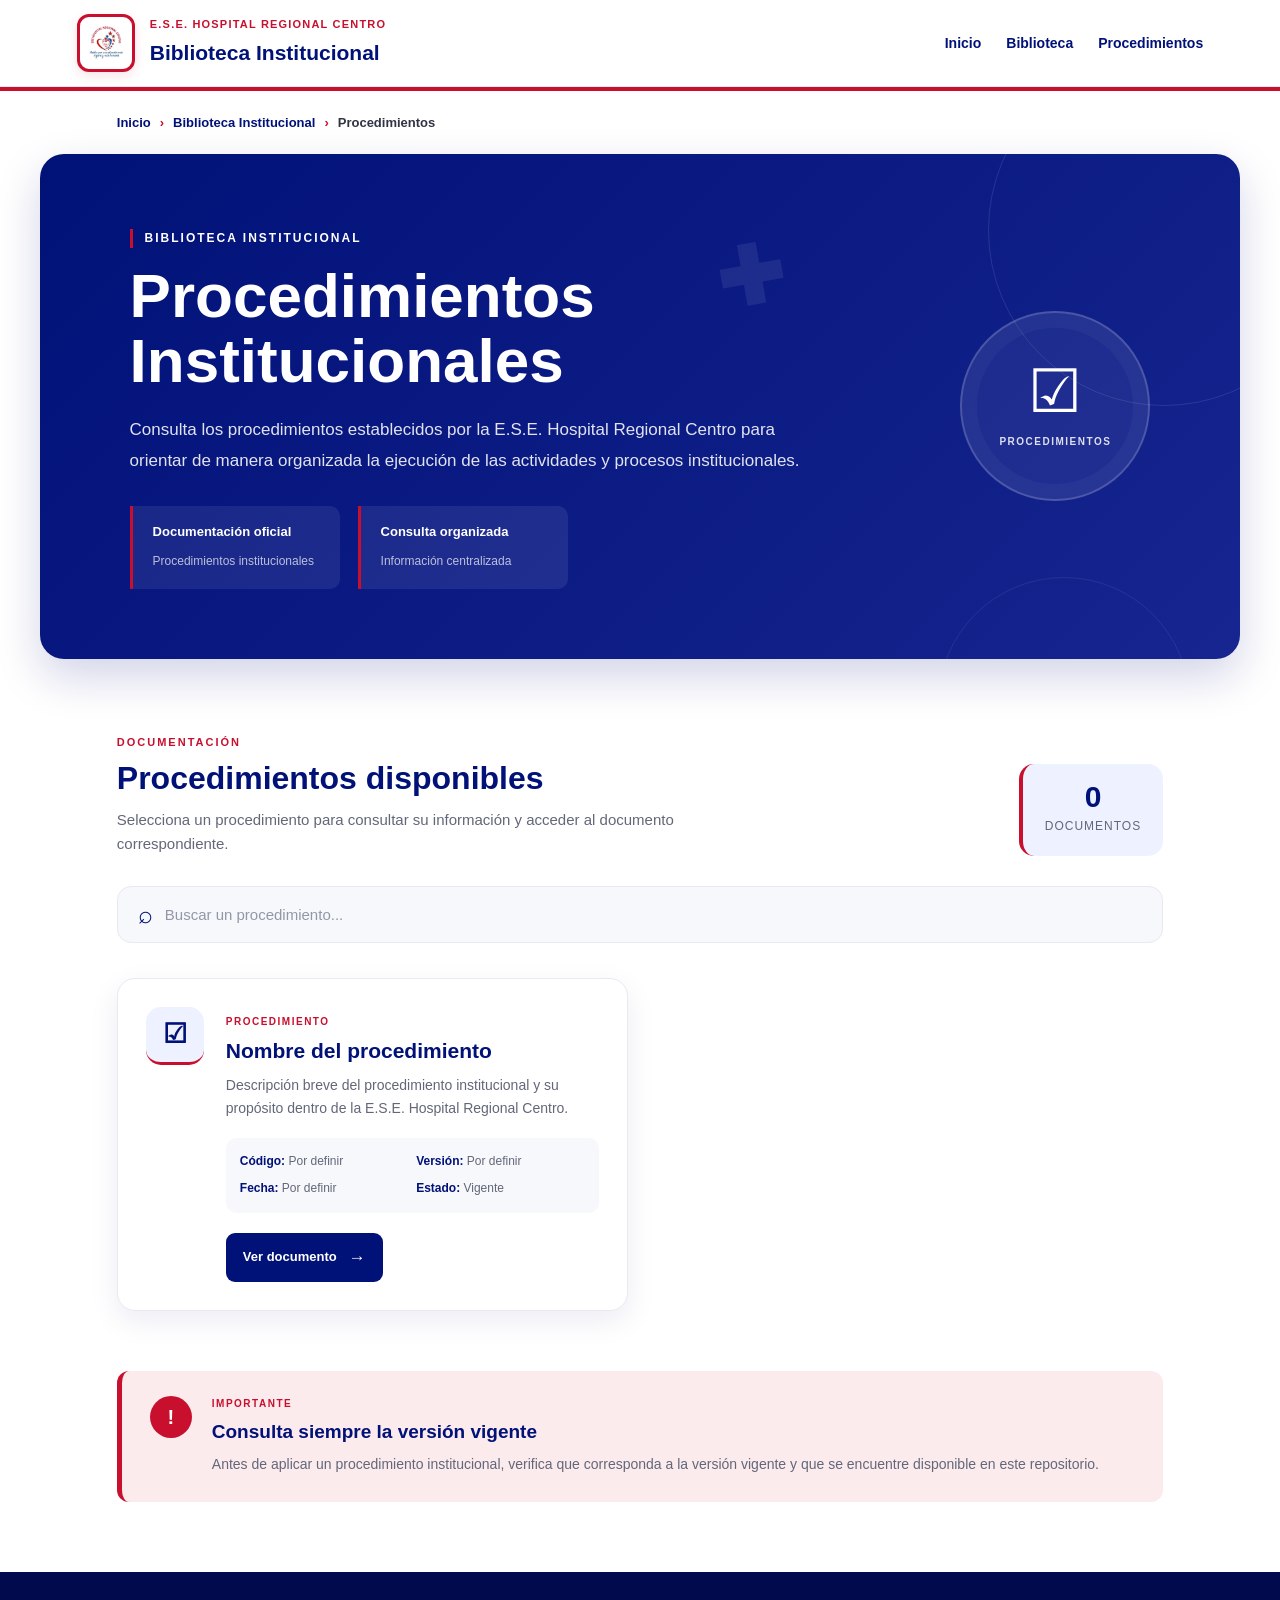
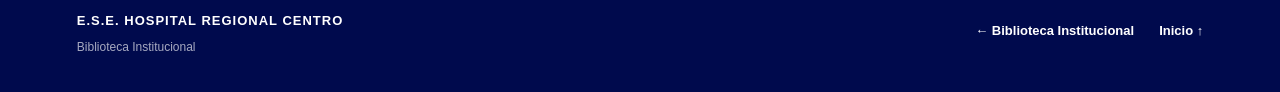
<file: 01_Biblioteca_Institucional/04_Procedimientos/index.html>
<!DOCTYPE html>
<html lang="es">

<head>

    <meta charset="UTF-8">

    <meta name="viewport" content="width=device-width, initial-scale=1.0">

    <title>Procedimientos | Biblioteca Institucional</title>

    <meta
        name="description"
        content="Procedimientos institucionales de la E.S.E. Hospital Regional Centro">

    <link rel="stylesheet" href="style.css">

</head>


<body>


<header class="header">

    <div class="logo-area">

        <a href="../../index.html" class="logo-placeholder">

            <img
                src="../../logo-hospital.jpg"
                alt="Logo E.S.E. Hospital Regional Centro">

        </a>

        <div>

            <span class="institution">
                E.S.E. HOSPITAL REGIONAL CENTRO
            </span>

            <h1>
                Biblioteca Institucional
            </h1>

        </div>

    </div>


    <nav class="nav">

        <a href="../../index.html">
            Inicio
        </a>

        <a href="../index.html">
            Biblioteca
        </a>

        <a href="#procedimientos">
            Procedimientos
        </a>

    </nav>

</header>


<div class="red-line"></div>



<div class="breadcrumb">

    <a href="../../index.html">
        Inicio
    </a>

    <span>›</span>

    <a href="../index.html">
        Biblioteca Institucional
    </a>

    <span>›</span>

    <strong>
        Procedimientos
    </strong>

</div>



<section class="hero" id="procedimientos">


    <div class="medical-cross cross-one">
        ✚
    </div>


    <div class="hero-content">

        <span class="section-label">
            BIBLIOTECA INSTITUCIONAL
        </span>


        <h2>
            Procedimientos
            <span>Institucionales</span>
        </h2>


        <p>
            Consulta los procedimientos establecidos por la
            E.S.E. Hospital Regional Centro para orientar de
            manera organizada la ejecución de las actividades
            y procesos institucionales.
        </p>


        <div class="hero-info">


            <div>

                <strong>
                    Documentación oficial
                </strong>

                <span>
                    Procedimientos institucionales
                </span>

            </div>


            <div>

                <strong>
                    Consulta organizada
                </strong>

                <span>
                    Información centralizada
                </span>

            </div>


        </div>

    </div>



    <div class="hero-icon">

        <div class="big-cross">
            ☑
        </div>

        <span>
            PROCEDIMIENTOS
        </span>

    </div>


</section>



<main>


<section class="documents-section">


    <div class="section-heading">


        <div>

            <span class="small-title">
                DOCUMENTACIÓN
            </span>


            <h2>
                Procedimientos disponibles
            </h2>


            <p>
                Selecciona un procedimiento para consultar
                su información y acceder al documento
                correspondiente.
            </p>

        </div>



        <div class="counter">

            <strong>
                0
            </strong>

            <span>
                documentos
            </span>

        </div>


    </div>



    <div class="search-box">

        <span class="search-icon">
            ⌕
        </span>


        <input
            type="text"
            id="searchInput"
            placeholder="Buscar un procedimiento..."
            onkeyup="searchDocuments()">

    </div>



    <div
        class="documents-grid"
        id="documentsGrid">


        <!--
        =====================================================
        PROCEDIMIENTO 01
        =====================================================

        Esta tarjeta es un ejemplo.

        Cuando tengas los procedimientos reales,
        reemplazaremos esta información.

        =====================================================
        -->


        <article class="document-card">


            <div class="document-icon">
                ☑
            </div>


            <div class="document-info">


                <span class="document-type">
                    PROCEDIMIENTO
                </span>


                <h3>
                    Nombre del procedimiento
                </h3>


                <p>
                    Descripción breve del procedimiento
                    institucional y su propósito dentro de la
                    E.S.E. Hospital Regional Centro.
                </p>



                <div class="metadata">


                    <span>
                        <strong>
                            Código:
                        </strong>

                        Por definir
                    </span>


                    <span>
                        <strong>
                            Versión:
                        </strong>

                        Por definir
                    </span>


                    <span>
                        <strong>
                            Fecha:
                        </strong>

                        Por definir
                    </span>


                    <span>
                        <strong>
                            Estado:
                        </strong>

                        Vigente
                    </span>


                </div>



                <a
                    href="#"
                    class="document-button">

                    Ver documento

                    <span>
                        →
                    </span>

                </a>


            </div>


        </article>


    </div>



    <div
        class="no-results"
        id="noResults">


        <div>
            ☑
        </div>


        <h3>
            No se encontraron documentos
        </h3>


        <p>
            Intenta realizar otra búsqueda.
        </p>


    </div>


</section>



<section class="information">


    <div class="information-card">


        <div class="info-icon">
            !
        </div>


        <div>


            <span>
                IMPORTANTE
            </span>


            <h3>
                Consulta siempre la versión vigente
            </h3>


            <p>
                Antes de aplicar un procedimiento institucional,
                verifica que corresponda a la versión vigente
                y que se encuentre disponible en este repositorio.
            </p>


        </div>


    </div>


</section>


</main>



<footer class="footer">


    <div>

        <strong>
            E.S.E. HOSPITAL REGIONAL CENTRO
        </strong>

        <p>
            Biblioteca Institucional
        </p>

    </div>



    <div class="footer-right">


        <a href="../index.html">
            ← Biblioteca Institucional
        </a>


        <a href="../../index.html">
            Inicio ↑
        </a>


    </div>


</footer>



<script>


function searchDocuments() {


    let input =
        document
        .getElementById("searchInput")
        .value
        .toLowerCase();


    let cards =
        document
        .querySelectorAll(".document-card");


    let visible = 0;



    cards.forEach(function(card) {


        let text =
            card.innerText.toLowerCase();


        if (text.includes(input)) {

            card.style.display = "flex";

            visible++;

        } else {

            card.style.display = "none";

        }


    });



    document
        .querySelector(".counter strong")
        .textContent = visible;



    let noResults =
        document
        .getElementById("noResults");



    if (visible === 0) {

        noResults.style.display = "block";

    } else {

        noResults.style.display = "none";

    }


}


</script>


</body>

</html>
</file>
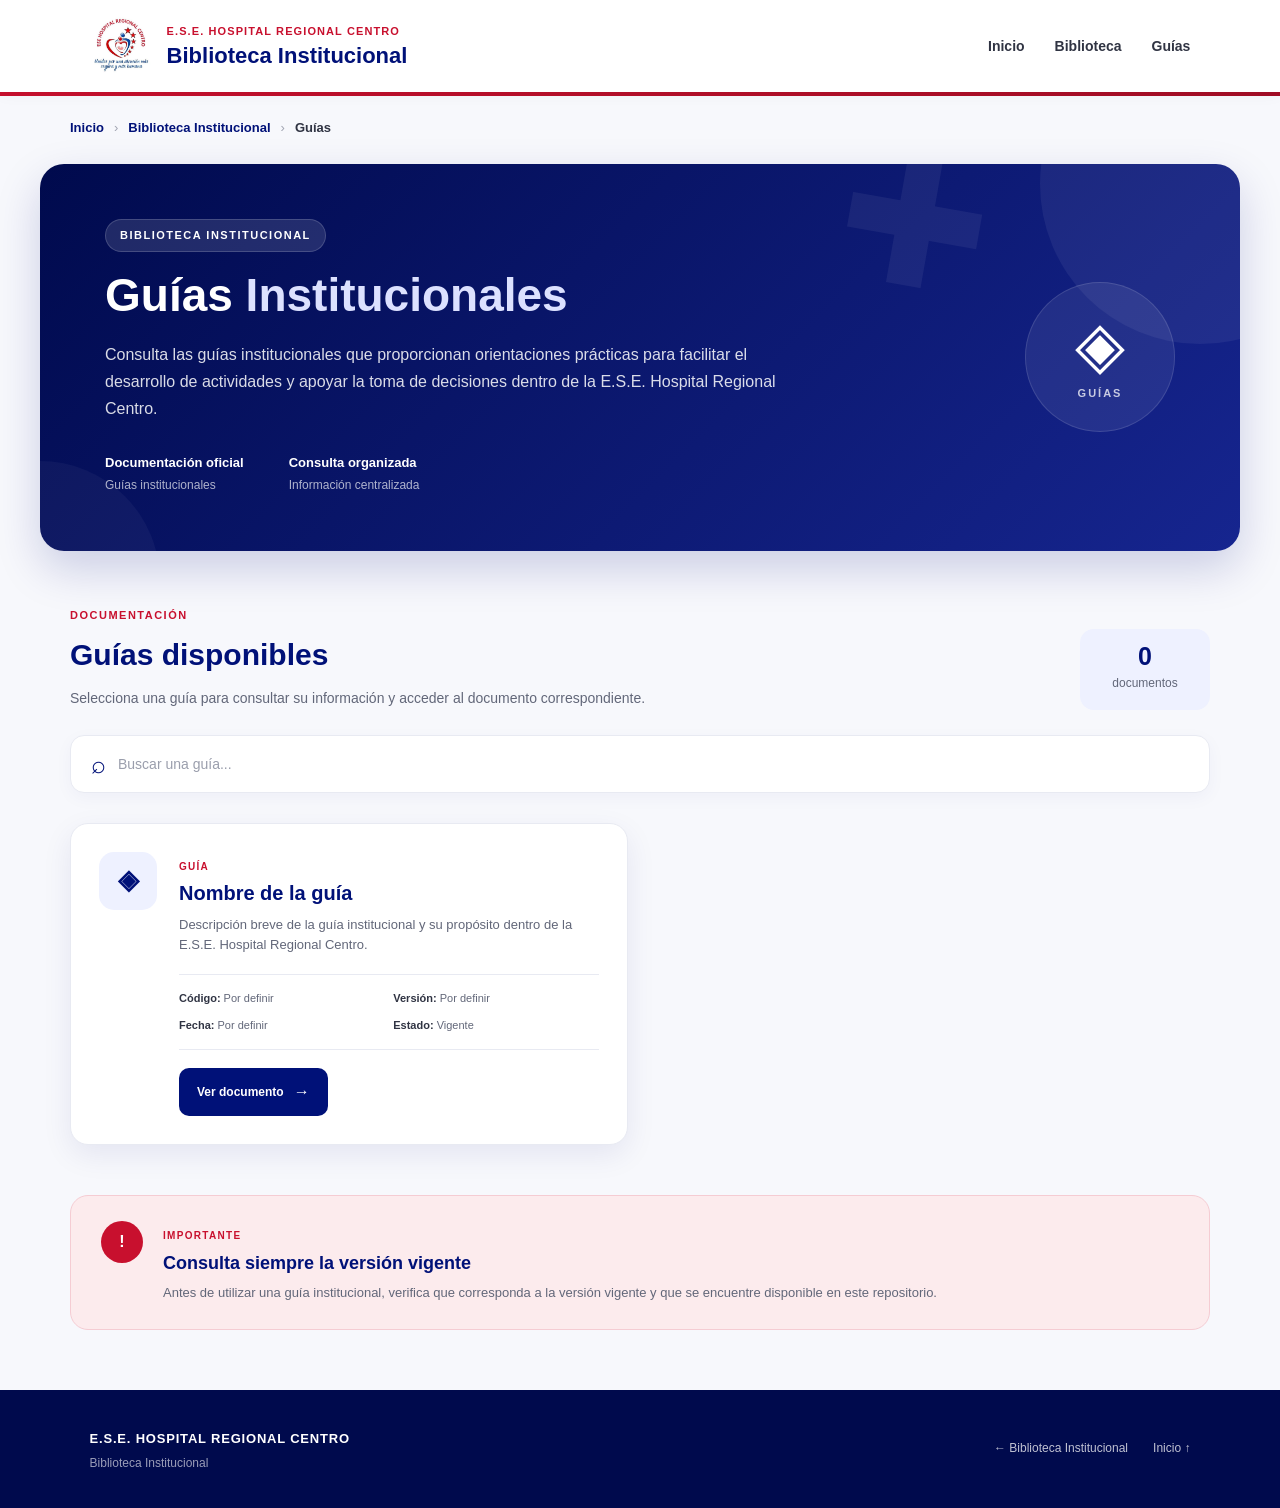
<file: 01_Biblioteca_Institucional/05_Guias/index.html>
<!DOCTYPE html>
<html lang="es">

<head>

    <meta charset="UTF-8">

    <meta name="viewport" content="width=device-width, initial-scale=1.0">

    <title>Guías | Biblioteca Institucional</title>

    <meta
        name="description"
        content="Guías institucionales de la E.S.E. Hospital Regional Centro">

    <link rel="stylesheet" href="style.css">

</head>


<body>


<header class="header">

    <div class="logo-area">

        <a href="../../index.html" class="logo-placeholder">

            <img
                src="../../logo-hospital.jpg"
                alt="Logo E.S.E. Hospital Regional Centro">

        </a>

        <div>

            <span class="institution">
                E.S.E. HOSPITAL REGIONAL CENTRO
            </span>

            <h1>
                Biblioteca Institucional
            </h1>

        </div>

    </div>


    <nav class="nav">

        <a href="../../index.html">
            Inicio
        </a>

        <a href="../index.html">
            Biblioteca
        </a>

        <a href="#guias">
            Guías
        </a>

    </nav>

</header>


<div class="red-line"></div>


<div class="breadcrumb">

    <a href="../../index.html">
        Inicio
    </a>

    <span>›</span>

    <a href="../index.html">
        Biblioteca Institucional
    </a>

    <span>›</span>

    <strong>
        Guías
    </strong>

</div>



<section class="hero" id="guias">


    <div class="medical-cross cross-one">
        ✚
    </div>


    <div class="hero-content">

        <span class="section-label">
            BIBLIOTECA INSTITUCIONAL
        </span>


        <h2>
            Guías
            <span>Institucionales</span>
        </h2>


        <p>
            Consulta las guías institucionales que proporcionan
            orientaciones prácticas para facilitar el desarrollo
            de actividades y apoyar la toma de decisiones dentro
            de la E.S.E. Hospital Regional Centro.
        </p>


        <div class="hero-info">


            <div>

                <strong>
                    Documentación oficial
                </strong>

                <span>
                    Guías institucionales
                </span>

            </div>


            <div>

                <strong>
                    Consulta organizada
                </strong>

                <span>
                    Información centralizada
                </span>

            </div>


        </div>

    </div>



    <div class="hero-icon">

        <div class="big-cross">
            ◈
        </div>

        <span>
            GUÍAS
        </span>

    </div>


</section>



<main>


<section class="documents-section">


    <div class="section-heading">


        <div>

            <span class="small-title">
                DOCUMENTACIÓN
            </span>


            <h2>
                Guías disponibles
            </h2>


            <p>
                Selecciona una guía para consultar su
                información y acceder al documento
                correspondiente.
            </p>

        </div>



        <div class="counter">

            <strong>
                0
            </strong>

            <span>
                documentos
            </span>

        </div>


    </div>



    <div class="search-box">

        <span class="search-icon">
            ⌕
        </span>


        <input
            type="text"
            id="searchInput"
            placeholder="Buscar una guía..."
            onkeyup="searchDocuments()">

    </div>



    <div
        class="documents-grid"
        id="documentsGrid">


        <article class="document-card">


            <div class="document-icon">
                ◈
            </div>


            <div class="document-info">


                <span class="document-type">
                    GUÍA
                </span>


                <h3>
                    Nombre de la guía
                </h3>


                <p>
                    Descripción breve de la guía institucional
                    y su propósito dentro de la E.S.E.
                    Hospital Regional Centro.
                </p>



                <div class="metadata">


                    <span>

                        <strong>
                            Código:
                        </strong>

                        Por definir

                    </span>


                    <span>

                        <strong>
                            Versión:
                        </strong>

                        Por definir

                    </span>


                    <span>

                        <strong>
                            Fecha:
                        </strong>

                        Por definir

                    </span>


                    <span>

                        <strong>
                            Estado:
                        </strong>

                        Vigente

                    </span>


                </div>



                <a
                    href="#"
                    class="document-button">

                    Ver documento

                    <span>
                        →
                    </span>

                </a>


            </div>


        </article>


    </div>



    <div
        class="no-results"
        id="noResults">


        <div>
            ◈
        </div>


        <h3>
            No se encontraron documentos
        </h3>


        <p>
            Intenta realizar otra búsqueda.
        </p>


    </div>


</section>



<section class="information">


    <div class="information-card">


        <div class="info-icon">
            !
        </div>


        <div>


            <span>
                IMPORTANTE
            </span>


            <h3>
                Consulta siempre la versión vigente
            </h3>


            <p>
                Antes de utilizar una guía institucional,
                verifica que corresponda a la versión vigente
                y que se encuentre disponible en este repositorio.
            </p>


        </div>


    </div>


</section>


</main>



<footer class="footer">


    <div>

        <strong>
            E.S.E. HOSPITAL REGIONAL CENTRO
        </strong>

        <p>
            Biblioteca Institucional
        </p>

    </div>



    <div class="footer-right">


        <a href="../index.html">
            ← Biblioteca Institucional
        </a>


        <a href="../../index.html">
            Inicio ↑
        </a>


    </div>


</footer>



<script>

function searchDocuments() {

    let input =
        document
        .getElementById("searchInput")
        .value
        .toLowerCase();


    let cards =
        document
        .querySelectorAll(".document-card");


    let visible = 0;


    cards.forEach(function(card) {

        let text =
            card.innerText.toLowerCase();


        if (text.includes(input)) {

            card.style.display = "flex";

            visible++;

        } else {

            card.style.display = "none";

        }

    });


    document
        .querySelector(".counter strong")
        .textContent = visible;


    let noResults =
        document
        .getElementById("noResults");


    if (visible === 0) {

        noResults.style.display = "block";

    } else {

        noResults.style.display = "none";

    }

}


</script>


</body>

</html>
</file>
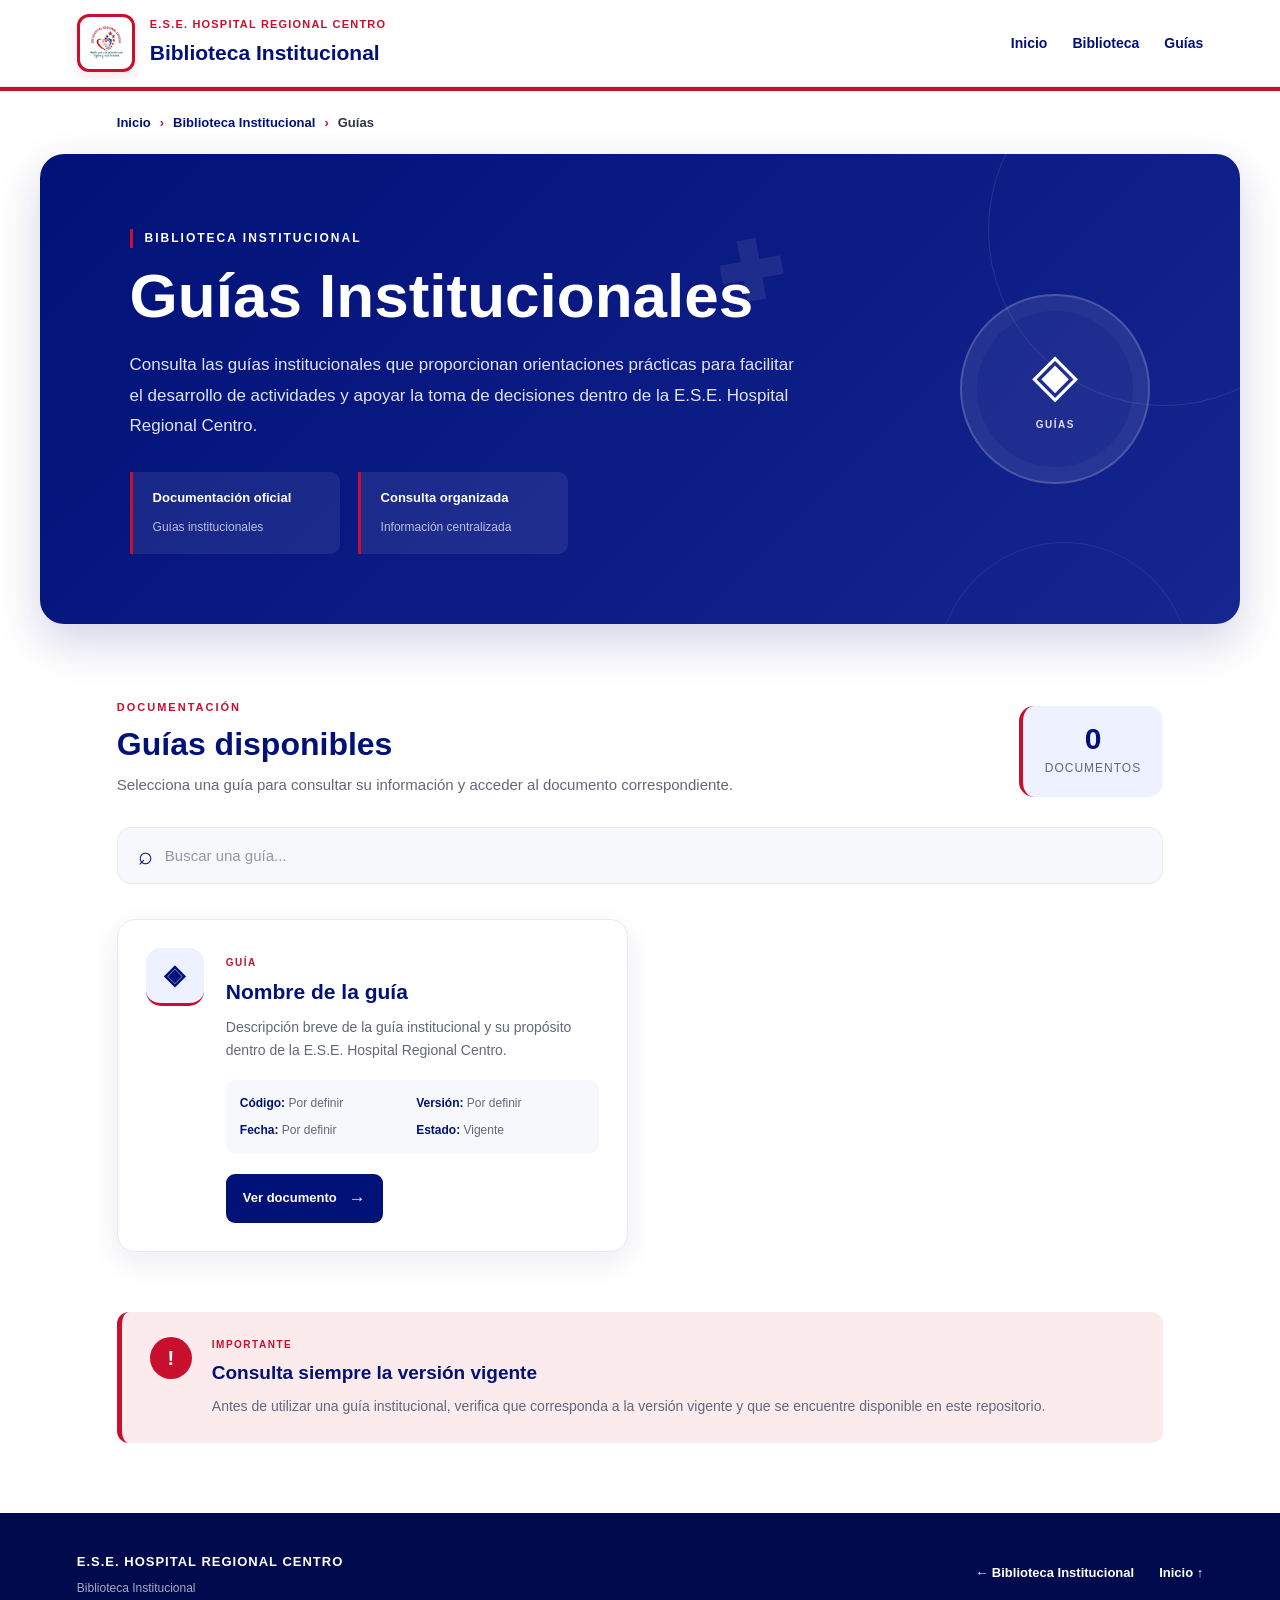
<file: 01_Biblioteca_Institucional/05_Guías/index.html>
<!DOCTYPE html>
<html lang="es">

<head>

    <meta charset="UTF-8">

    <meta name="viewport" content="width=device-width, initial-scale=1.0">

    <title>Guías | Biblioteca Institucional</title>

    <meta
        name="description"
        content="Guías institucionales de la E.S.E. Hospital Regional Centro">

    <link rel="stylesheet" href="style.css">

</head>


<body>


<header class="header">

    <div class="logo-area">

        <a href="../../index.html" class="logo-placeholder">

            <img
                src="../../logo-hospital.jpg"
                alt="Logo E.S.E. Hospital Regional Centro">

        </a>

        <div>

            <span class="institution">
                E.S.E. HOSPITAL REGIONAL CENTRO
            </span>

            <h1>
                Biblioteca Institucional
            </h1>

        </div>

    </div>


    <nav class="nav">

        <a href="../../index.html">
            Inicio
        </a>

        <a href="../index.html">
            Biblioteca
        </a>

        <a href="#guias">
            Guías
        </a>

    </nav>

</header>


<div class="red-line"></div>


<div class="breadcrumb">

    <a href="../../index.html">
        Inicio
    </a>

    <span>›</span>

    <a href="../index.html">
        Biblioteca Institucional
    </a>

    <span>›</span>

    <strong>
        Guías
    </strong>

</div>



<section class="hero" id="guias">


    <div class="medical-cross cross-one">
        ✚
    </div>


    <div class="hero-content">

        <span class="section-label">
            BIBLIOTECA INSTITUCIONAL
        </span>


        <h2>
            Guías
            <span>Institucionales</span>
        </h2>


        <p>
            Consulta las guías institucionales que proporcionan
            orientaciones prácticas para facilitar el desarrollo
            de actividades y apoyar la toma de decisiones dentro
            de la E.S.E. Hospital Regional Centro.
        </p>


        <div class="hero-info">


            <div>

                <strong>
                    Documentación oficial
                </strong>

                <span>
                    Guías institucionales
                </span>

            </div>


            <div>

                <strong>
                    Consulta organizada
                </strong>

                <span>
                    Información centralizada
                </span>

            </div>


        </div>

    </div>



    <div class="hero-icon">

        <div class="big-cross">
            ◈
        </div>

        <span>
            GUÍAS
        </span>

    </div>


</section>



<main>


<section class="documents-section">


    <div class="section-heading">


        <div>

            <span class="small-title">
                DOCUMENTACIÓN
            </span>


            <h2>
                Guías disponibles
            </h2>


            <p>
                Selecciona una guía para consultar su
                información y acceder al documento
                correspondiente.
            </p>

        </div>



        <div class="counter">

            <strong>
                0
            </strong>

            <span>
                documentos
            </span>

        </div>


    </div>



    <div class="search-box">

        <span class="search-icon">
            ⌕
        </span>


        <input
            type="text"
            id="searchInput"
            placeholder="Buscar una guía..."
            onkeyup="searchDocuments()">

    </div>



    <div
        class="documents-grid"
        id="documentsGrid">


        <!--
        =====================================================
        GUÍA 01
        =====================================================

        Esta tarjeta es un ejemplo.

        Cuando tengas las guías reales,
        reemplazaremos esta información.

        =====================================================
        -->


        <article class="document-card">


            <div class="document-icon">
                ◈
            </div>


            <div class="document-info">


                <span class="document-type">
                    GUÍA
                </span>


                <h3>
                    Nombre de la guía
                </h3>


                <p>
                    Descripción breve de la guía institucional
                    y su propósito dentro de la E.S.E.
                    Hospital Regional Centro.
                </p>



                <div class="metadata">


                    <span>
                        <strong>
                            Código:
                        </strong>

                        Por definir
                    </span>


                    <span>
                        <strong>
                            Versión:
                        </strong>

                        Por definir
                    </span>


                    <span>
                        <strong>
                            Fecha:
                        </strong>

                        Por definir
                    </span>


                    <span>
                        <strong>
                            Estado:
                        </strong>

                        Vigente
                    </span>


                </div>



                <a
                    href="#"
                    class="document-button">

                    Ver documento

                    <span>
                        →
                    </span>

                </a>


            </div>


        </article>


    </div>



    <div
        class="no-results"
        id="noResults">


        <div>
            ◈
        </div>


        <h3>
            No se encontraron documentos
        </h3>


        <p>
            Intenta realizar otra búsqueda.
        </p>


    </div>


</section>



<section class="information">


    <div class="information-card">


        <div class="info-icon">
            !
        </div>


        <div>


            <span>
                IMPORTANTE
            </span>


            <h3>
                Consulta siempre la versión vigente
            </h3>


            <p>
                Antes de utilizar una guía institucional,
                verifica que corresponda a la versión vigente
                y que se encuentre disponible en este repositorio.
            </p>


        </div>


    </div>


</section>


</main>



<footer class="footer">


    <div>

        <strong>
            E.S.E. HOSPITAL REGIONAL CENTRO
        </strong>

        <p>
            Biblioteca Institucional
        </p>

    </div>



    <div class="footer-right">


        <a href="../index.html">
            ← Biblioteca Institucional
        </a>


        <a href="../../index.html">
            Inicio ↑
        </a>


    </div>


</footer>



<script>


function searchDocuments() {


    let input =
        document
        .getElementById("searchInput")
        .value
        .toLowerCase();


    let cards =
        document
        .querySelectorAll(".document-card");


    let visible = 0;



    cards.forEach(function(card) {


        let text =
            card.innerText.toLowerCase();


        if (text.includes(input)) {

            card.style.display = "flex";

            visible++;

        } else {

            card.style.display = "none";

        }


    });



    document
        .querySelector(".counter strong")
        .textContent = visible;



    let noResults =
        document
        .getElementById("noResults");



    if (visible === 0) {

        noResults.style.display = "block";

    } else {

        noResults.style.display = "none";

    }


}


</script>


</body>

</html>
</file>
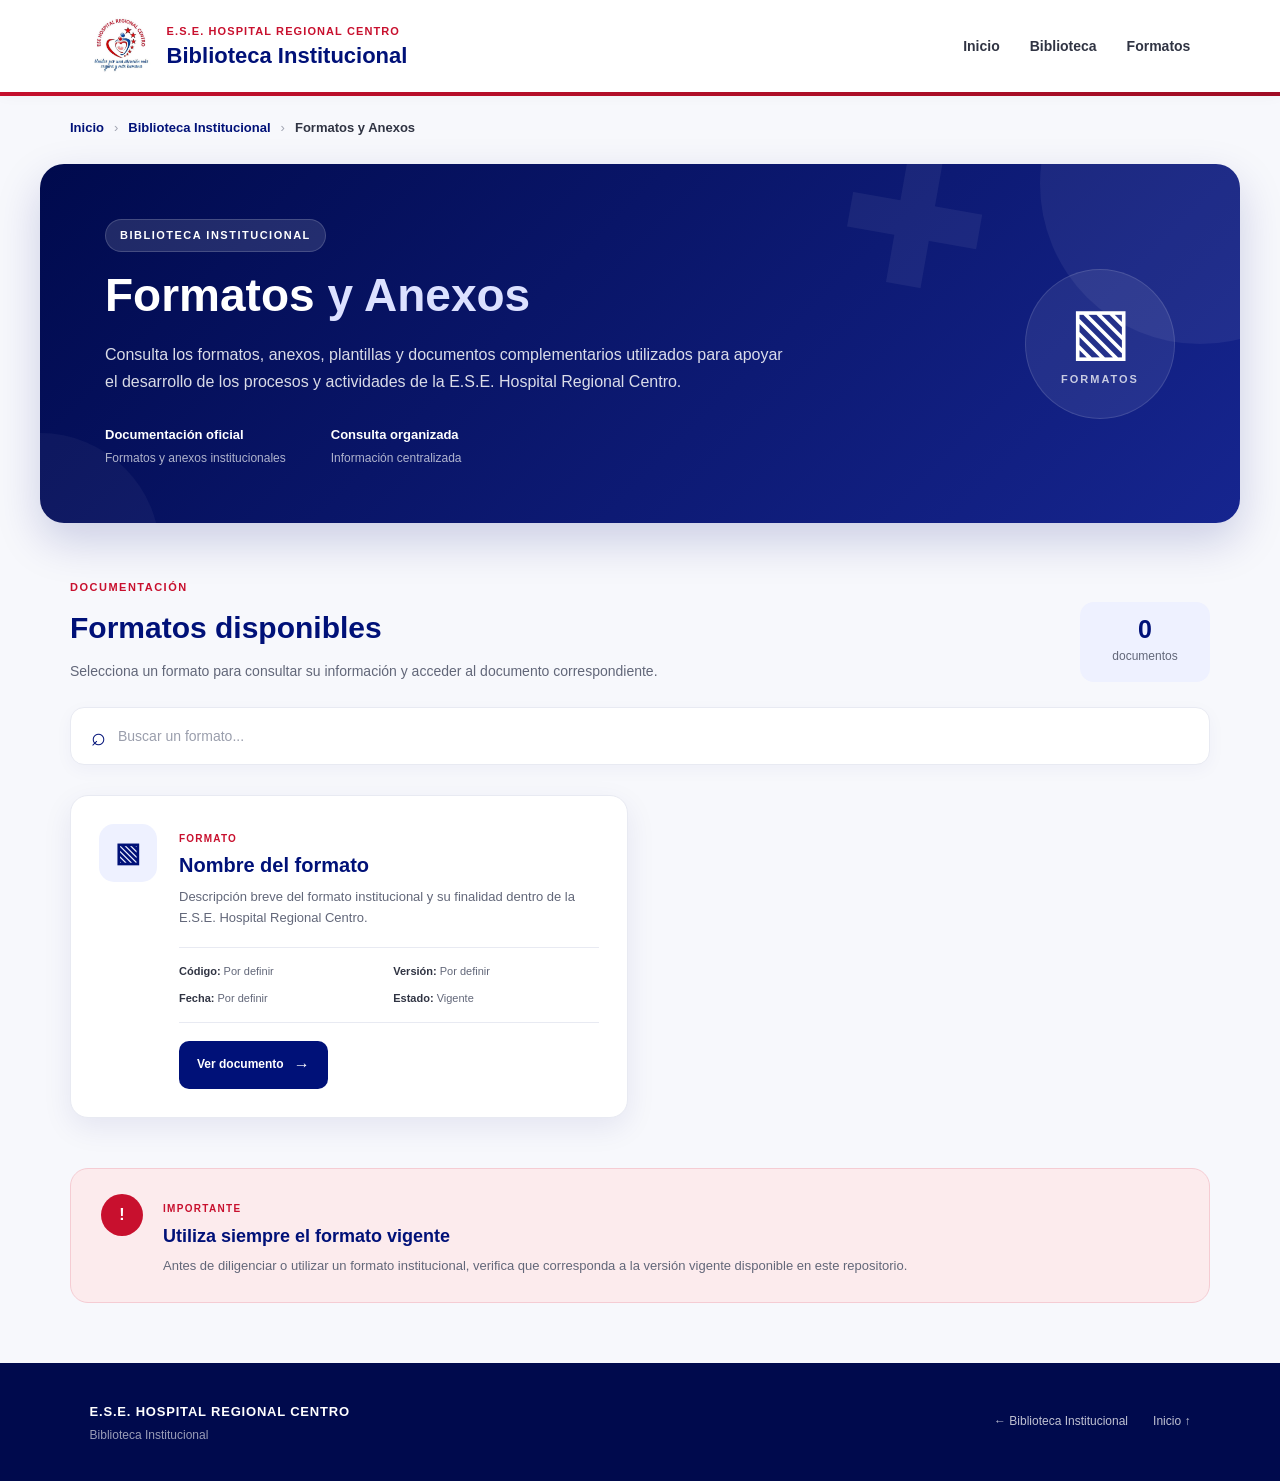
<file: 01_Biblioteca_Institucional/06_Formatos/index.html>
<!DOCTYPE html>
<html lang="es">

<head>

    <meta charset="UTF-8">

    <meta name="viewport" content="width=device-width, initial-scale=1.0">

    <title>Formatos y Anexos | Biblioteca Institucional</title>

    <meta
        name="description"
        content="Formatos y anexos institucionales de la E.S.E. Hospital Regional Centro">

    <link rel="stylesheet" href="style.css">

</head>


<body>


<header class="header">

    <div class="logo-area">

        <a href="../../index.html" class="logo-placeholder">

            <img
                src="../../logo-hospital.jpg"
                alt="Logo E.S.E. Hospital Regional Centro">

        </a>

        <div>

            <span class="institution">
                E.S.E. HOSPITAL REGIONAL CENTRO
            </span>

            <h1>
                Biblioteca Institucional
            </h1>

        </div>

    </div>


    <nav class="nav">

        <a href="../../index.html">
            Inicio
        </a>

        <a href="../index.html">
            Biblioteca
        </a>

        <a href="#formatos">
            Formatos
        </a>

    </nav>

</header>


<div class="red-line"></div>


<div class="breadcrumb">

    <a href="../../index.html">
        Inicio
    </a>

    <span>›</span>

    <a href="../index.html">
        Biblioteca Institucional
    </a>

    <span>›</span>

    <strong>
        Formatos y Anexos
    </strong>

</div>



<section class="hero" id="formatos">


    <div class="medical-cross cross-one">
        ✚
    </div>


    <div class="hero-content">

        <span class="section-label">
            BIBLIOTECA INSTITUCIONAL
        </span>


        <h2>
            Formatos
            <span>y Anexos</span>
        </h2>


        <p>
            Consulta los formatos, anexos, plantillas y documentos
            complementarios utilizados para apoyar el desarrollo
            de los procesos y actividades de la E.S.E. Hospital
            Regional Centro.
        </p>


        <div class="hero-info">


            <div>

                <strong>
                    Documentación oficial
                </strong>

                <span>
                    Formatos y anexos institucionales
                </span>

            </div>


            <div>

                <strong>
                    Consulta organizada
                </strong>

                <span>
                    Información centralizada
                </span>

            </div>


        </div>

    </div>



    <div class="hero-icon">

        <div class="big-cross">
            ▧
        </div>

        <span>
            FORMATOS
        </span>

    </div>


</section>



<main>


<section class="documents-section">


    <div class="section-heading">


        <div>

            <span class="small-title">
                DOCUMENTACIÓN
            </span>


            <h2>
                Formatos disponibles
            </h2>


            <p>
                Selecciona un formato para consultar su
                información y acceder al documento
                correspondiente.
            </p>

        </div>



        <div class="counter">

            <strong>
                0
            </strong>

            <span>
                documentos
            </span>

        </div>


    </div>



    <div class="search-box">

        <span class="search-icon">
            ⌕
        </span>


        <input
            type="text"
            id="searchInput"
            placeholder="Buscar un formato..."
            onkeyup="searchDocuments()">

    </div>



    <div
        class="documents-grid"
        id="documentsGrid">


        <article class="document-card">


            <div class="document-icon">
                ▧
            </div>


            <div class="document-info">


                <span class="document-type">
                    FORMATO
                </span>


                <h3>
                    Nombre del formato
                </h3>


                <p>
                    Descripción breve del formato institucional
                    y su finalidad dentro de la E.S.E.
                    Hospital Regional Centro.
                </p>



                <div class="metadata">


                    <span>

                        <strong>
                            Código:
                        </strong>

                        Por definir

                    </span>


                    <span>

                        <strong>
                            Versión:
                        </strong>

                        Por definir

                    </span>


                    <span>

                        <strong>
                            Fecha:
                        </strong>

                        Por definir

                    </span>


                    <span>

                        <strong>
                            Estado:
                        </strong>

                        Vigente

                    </span>


                </div>



                <a
                    href="#"
                    class="document-button">

                    Ver documento

                    <span>
                        →
                    </span>

                </a>


            </div>


        </article>


    </div>



    <div
        class="no-results"
        id="noResults">


        <div>
            ▧
        </div>


        <h3>
            No se encontraron documentos
        </h3>


        <p>
            Intenta realizar otra búsqueda.
        </p>


    </div>


</section>



<section class="information">


    <div class="information-card">


        <div class="info-icon">
            !
        </div>


        <div>


            <span>
                IMPORTANTE
            </span>


            <h3>
                Utiliza siempre el formato vigente
            </h3>


            <p>
                Antes de diligenciar o utilizar un formato
                institucional, verifica que corresponda a la
                versión vigente disponible en este repositorio.
            </p>


        </div>


    </div>


</section>


</main>



<footer class="footer">


    <div>

        <strong>
            E.S.E. HOSPITAL REGIONAL CENTRO
        </strong>

        <p>
            Biblioteca Institucional
        </p>

    </div>



    <div class="footer-right">


        <a href="../index.html">
            ← Biblioteca Institucional
        </a>


        <a href="../../index.html">
            Inicio ↑
        </a>


    </div>


</footer>



<script>

function searchDocuments() {

    let input =
        document
        .getElementById("searchInput")
        .value
        .toLowerCase();


    let cards =
        document
        .querySelectorAll(".document-card");


    let visible = 0;


    cards.forEach(function(card) {

        let text =
            card.innerText.toLowerCase();


        if (text.includes(input)) {

            card.style.display = "flex";

            visible++;

        } else {

            card.style.display = "none";

        }

    });


    document
        .querySelector(".counter strong")
        .textContent = visible;


    let noResults =
        document
        .getElementById("noResults");


    if (visible === 0) {

        noResults.style.display = "block";

    } else {

        noResults.style.display = "none";

    }

}


</script>


</body>

</html>
</file>
<file: style.css>
/* =====================================================
   BIBLIOTECA INSTITUCIONAL
   E.S.E. HOSPITAL REGIONAL CENTRO
   IDENTIDAD INSTITUCIONAL
   Azul: #001178
   Rojo: #C8102E
===================================================== */


/* ---------- CONFIGURACIÓN GENERAL ---------- */

* {
    margin: 0;
    padding: 0;
    box-sizing: border-box;
}

html {
    scroll-behavior: smooth;
}

body {
    font-family: Arial, Helvetica, sans-serif;
    background: #f7f8fa;
    color: #263238;
    line-height: 1.6;
}

a {
    text-decoration: none;
    color: inherit;
}


/* ---------- COLORES INSTITUCIONALES ---------- */

:root {
    --azul: #001178;
    --azul-oscuro: #000A4D;
    --azul-medio: #16258F;
    --azul-claro: #EEF1FF;

    --rojo: #C8102E;
    --rojo-oscuro: #A30D26;
    --rojo-claro: #FCEBED;

    --blanco: #FFFFFF;

    --texto: #263238;
    --texto-suave: #66727C;

    --borde: #E2E5ED;
}


/* ---------- ENCABEZADO ---------- */

.header {
    width: 100%;
    min-height: 82px;
    padding: 16px 6%;

    background: #ffffff;

    display: flex;
    align-items: center;
    justify-content: space-between;

    gap: 30px;

    border-bottom: 4px solid var(--rojo);

    position: sticky;
    top: 0;
    z-index: 1000;

    box-shadow: 0 5px 20px rgba(0, 17, 120, 0.10);
}


/* ---------- LOGO ---------- */

.logo-area {
    display: flex;
    align-items: center;
    gap: 15px;
}

.logo-placeholder {
    width: 58px;
    height: 58px;

    border: 3px solid var(--rojo);

    border-radius: 12px;

    display: flex;
    align-items: center;
    justify-content: center;

    color: var(--azul);

    background: #ffffff;

    box-shadow: 0 4px 12px rgba(200, 16, 46, 0.12);

    overflow: hidden;
}

/* IMAGEN DEL LOGO */
.logo-placeholder img {
    width: 38px;
    height: 38px;

    object-fit: contain;

    display: block;
}

.institution {
    display: block;

    font-size: 11px;
    font-weight: bold;

    letter-spacing: 1.2px;

    color: var(--rojo);

    margin-bottom: 2px;
}

.logo-area h1 {
    font-size: 21px;
    font-weight: 700;

    color: var(--azul);
}


/* ---------- MENÚ ---------- */

.menu {
    display: flex;
    align-items: center;
    gap: 25px;
}

.menu a {
    font-size: 14px;

    color: #4F5963;

    font-weight: 600;

    transition: 0.3s;
}

.menu a:hover {
    color: var(--rojo);
}

.menu a:last-child {
    background: var(--rojo);

    color: #ffffff;

    padding: 10px 17px;

    border-radius: 7px;

    box-shadow: 0 6px 15px rgba(200, 16, 46, 0.20);
}

.menu a:last-child:hover {
    background: var(--rojo-oscuro);

    color: #ffffff;

    transform: translateY(-2px);
}


/* =====================================================
   PORTADA / HERO
===================================================== */

.hero {
    min-height: 570px;

    padding: 90px 8%;

    display: flex;
    align-items: center;

    position: relative;

    overflow: hidden;

    background:

        radial-gradient(
            circle at 90% 15%,
            rgba(0, 17, 120, 0.14),
            transparent 25%
        ),

        radial-gradient(
            circle at 8% 90%,
            rgba(200, 16, 46, 0.12),
            transparent 25%
        ),

        linear-gradient(
            135deg,
            #EEF1FF 0%,
            #FFFFFF 55%,
            #FCEBED 100%
        );
}


/* ---------- ELEMENTOS MÉDICOS DECORATIVOS ---------- */

.hero::before {
    content: "+";

    position: absolute;

    right: 8%;
    top: 60px;

    font-size: 170px;

    font-weight: bold;

    color: var(--rojo);

    opacity: 0.07;

    line-height: 1;
}

.hero::after {
    content: "";

    position: absolute;

    width: 420px;
    height: 420px;

    border-radius: 50%;

    border: 2px solid rgba(0, 17, 120, 0.10);

    right: -150px;
    bottom: -200px;
}


/* ---------- LÍNEA DE PULSO ---------- */

.hero-content::before {
    content: "";

    position: absolute;

    width: 260px;
    height: 2px;

    right: -40px;
    top: 20px;

    background: var(--rojo);

    opacity: 0.35;
}


/* ---------- CONTENIDO ---------- */

.hero-content {
    max-width: 760px;

    position: relative;

    z-index: 2;
}


/* ---------- ETIQUETA ---------- */

.tag {
    display: inline-flex;

    align-items: center;

    gap: 8px;

    padding: 8px 15px;

    border-radius: 50px;

    background: var(--rojo-claro);

    color: var(--rojo);

    border-left: 4px solid var(--rojo);

    font-size: 11px;

    font-weight: bold;

    letter-spacing: 1.5px;

    margin-bottom: 22px;
}

.tag::before {
    content: "+";

    width: 18px;
    height: 18px;

    display: flex;

    align-items: center;
    justify-content: center;

    background: var(--rojo);

    color: #ffffff;

    border-radius: 50%;

    font-size: 13px;

    font-weight: bold;
}


/* ---------- TÍTULO ---------- */

.hero h2 {
    font-size: clamp(40px, 5vw, 68px);

    line-height: 1.08;

    color: var(--azul);

    margin-bottom: 20px;

    font-weight: 700;
}

.hero h2 strong {
    display: block;

    color: var(--rojo);
}


/* ---------- LÍNEA DECORATIVA ---------- */

.hero h2::after {
    content: "";

    display: block;

    width: 70px;
    height: 6px;

    margin-top: 20px;

    background: var(--rojo);

    border-radius: 10px;
}


/* ---------- TEXTO ---------- */

.hero p {
    max-width: 680px;

    font-size: 18px;

    color: #5e6b73;

    margin-bottom: 35px;
}


/* ---------- BOTÓN PRINCIPAL ---------- */

.main-button {
    display: inline-flex;

    align-items: center;

    gap: 10px;

    padding: 14px 25px;

    border-radius: 8px;

    background: var(--rojo);

    color: #ffffff;

    font-weight: bold;

    font-size: 14px;

    transition: 0.3s;

    box-shadow:
        0 8px 20px rgba(200, 16, 46, 0.25);
}

.main-button::after {
    content: "→";

    font-size: 18px;
}

.main-button:hover {
    transform: translateY(-3px);

    background: var(--rojo-oscuro);

    box-shadow:
        0 12px 25px rgba(200, 16, 46, 0.30);
}


/* =====================================================
   DETALLES MÉDICOS EN HERO
===================================================== */

.hero::marker {
    color: var(--rojo);
}


/* =====================================================
   SECCIÓN CATEGORÍAS
===================================================== */

.categories {
    padding: 90px 7%;

    background: #ffffff;

    position: relative;
}


/* Línea decorativa superior */

.categories::before {
    content: "";

    display: block;

    width: 80px;
    height: 5px;

    background: var(--rojo);

    border-radius: 10px;

    margin: 0 auto 30px;
}


/* ---------- TÍTULO ---------- */

.section-title {
    text-align: center;

    max-width: 750px;

    margin: 0 auto 50px;
}

.section-title span {
    font-size: 11px;

    letter-spacing: 1.5px;

    font-weight: bold;

    color: var(--rojo);
}

.section-title h2 {
    margin: 10px 0 12px;

    font-size: 35px;

    line-height: 1.2;

    color: var(--azul);
}

.section-title h2::after {
    content: "";

    display: block;

    width: 45px;
    height: 4px;

    background: var(--rojo);

    border-radius: 10px;

    margin: 15px auto 0;
}

.section-title p {
    color: #69767d;

    font-size: 16px;
}


/* =====================================================
   TARJETAS
===================================================== */

.cards {
    max-width: 1150px;

    margin: auto;

    display: grid;

    grid-template-columns:
        repeat(2, 1fr);

    gap: 25px;
}

.card {
    position: relative;

    padding: 35px;

    min-height: 280px;

    border: 1px solid #e5eaed;

    border-top: 5px solid var(--azul);

    border-radius: 18px;

    background: #ffffff;

    box-shadow:
        0 8px 30px rgba(0, 17, 120, 0.07);

    transition: 0.3s ease;

    overflow: hidden;
}


/* Cruz médica decorativa */

.card::before {
    content: "+";

    position: absolute;

    right: 22px;
    bottom: -25px;

    font-size: 120px;

    font-weight: bold;

    color: var(--rojo);

    opacity: 0.055;

    line-height: 1;
}

.card:hover {
    transform: translateY(-7px);

    box-shadow:
        0 18px 40px rgba(0, 17, 120, 0.14);

    border-color: #CBD2EA;

    border-top-color: var(--rojo);
}


/* ---------- ÍCONOS ---------- */

.card-icon {
    width: 58px;
    height: 58px;

    border-radius: 14px;

    background: var(--azul-claro);

    color: var(--azul);

    display: flex;

    align-items: center;

    justify-content: center;

    font-size: 27px;

    margin-bottom: 20px;

    border: 1px solid #D9DEEF;

    transition: 0.3s;
}

.card:hover .card-icon {
    background: var(--rojo);

    color: #ffffff;

    border-color: var(--rojo);

    transform: scale(1.05);
}


/* ---------- NÚMEROS ---------- */

.number {
    position: absolute;

    top: 28px;
    right: 30px;

    font-size: 38px;

    font-weight: bold;

    color: #E9ECF7;
}


/* ---------- TÍTULOS ---------- */

.card h3 {
    position: relative;

    font-size: 22px;

    color: var(--azul);

    margin-bottom: 12px;
}


/* ---------- TEXTO ---------- */

.card p {
    max-width: 470px;

    color: #6b777e;

    font-size: 15px;

    margin-bottom: 22px;
}


/* ---------- ENLACE ---------- */

.card-link {
    position: relative;

    color: var(--rojo);

    font-size: 13px;

    font-weight: bold;

    transition: 0.3s;
}

.card-link::after {
    content: " →";

    transition: 0.3s;
}

.card:hover .card-link::after {
    margin-left: 5px;
}


/* =====================================================
   OBJETIVO
===================================================== */

.objective {
    padding: 85px 7%;

    background:

        linear-gradient(
            135deg,
            #EEF1FF,
            #F8F9FC
        );

    position: relative;

    overflow: hidden;
}

.objective::after {
    content: "+";

    position: absolute;

    right: 5%;
    top: 20px;

    font-size: 220px;

    font-weight: bold;

    color: var(--rojo);

    opacity: 0.05;
}

.objective-box {
    max-width: 900px;

    margin: auto;

    text-align: center;

    position: relative;

    z-index: 2;
}

.objective-box > span {
    font-size: 11px;

    letter-spacing: 1.5px;

    font-weight: bold;

    color: var(--rojo);
}

.objective-box h2 {
    margin: 13px 0 18px;

    color: var(--azul);

    font-size: 35px;
}

.objective-box h2::after {
    content: "";

    display: block;

    width: 55px;
    height: 5px;

    background: var(--rojo);

    margin: 18px auto;

    border-radius: 10px;
}

.objective-box p {
    color: #617078;

    font-size: 17px;
}


/* =====================================================
   GUÍA
===================================================== */

.guide {
    max-width: 1100px;

    margin: 70px auto;

    padding: 50px;

    border-radius: 20px;

    background:
        linear-gradient(
            135deg,
            var(--azul) 0%,
            var(--azul-oscuro) 100%
        );

    color: #ffffff;

    display: flex;

    justify-content: space-between;

    align-items: center;

    gap: 35px;

    position: relative;

    overflow: hidden;

    box-shadow:
        0 18px 40px rgba(0, 17, 120, 0.18);
}


/* Cruz médica grande */

.guide::after {
    content: "+";

    position: absolute;

    right: 20px;
    bottom: -75px;

    font-size: 250px;

    font-weight: bold;

    color: var(--rojo);

    opacity: 0.13;

    line-height: 1;
}

.guide span {
    font-size: 11px;

    letter-spacing: 1.5px;

    font-weight: bold;

    color: #FFB8C2;
}

.guide h2 {
    margin: 10px 0;

    font-size: 31px;

    position: relative;

    z-index: 2;
}

.guide p {
    max-width: 650px;

    color: #d8e4e7;

    position: relative;

    z-index: 2;
}


/* ---------- BOTÓN GUÍA ---------- */

.outline-button {
    flex-shrink: 0;

    padding: 13px 21px;

    border: 2px solid #ffffff;

    border-radius: 8px;

    color: #ffffff;

    font-weight: bold;

    font-size: 13px;

    transition: 0.3s;

    position: relative;

    z-index: 3;
}

.outline-button:hover {
    background: var(--rojo);

    border-color: var(--rojo);

    color: #ffffff;
}


/* =====================================================
   PIE DE PÁGINA
===================================================== */

footer {
    background: #000A4D;

    color: #ffffff;

    padding: 45px 7% 25px;

    border-top: 5px solid var(--rojo);
}

.footer-content {
    max-width: 1150px;

    margin: auto;

    display: flex;

    justify-content: space-between;

    gap: 30px;

    padding-bottom: 30px;
}

.footer-content h3 {
    font-size: 18px;

    margin-bottom: 6px;
}

.footer-content p {
    color: #b8c8cd;

    font-size: 14px;
}

.footer-info {
    display: flex;

    align-items: center;

    gap: 12px;

    color: #b8c8cd;

    font-size: 13px;
}

.footer-info::before {
    content: "+";

    width: 30px;
    height: 30px;

    display: flex;

    align-items: center;

    justify-content: center;

    background: var(--rojo);

    color: #ffffff;

    border-radius: 7px;

    font-weight: bold;

    font-size: 18px;
}

.copyright {
    max-width: 1150px;

    margin: auto;

    padding-top: 20px;

    border-top:
        1px solid rgba(255,255,255,0.12);

    color: #91a5ac;

    font-size: 12px;
}


/* =====================================================
   DETALLES DE SALUD
===================================================== */

/* Punto rojo decorativo */

.categories .section-title::before {
    content: "";

    display: inline-block;

    width: 8px;
    height: 8px;

    background: var(--rojo);

    border-radius: 50%;

    margin-right: 6px;
}


/* =====================================================
   RESPONSIVE
===================================================== */

@media (max-width: 850px) {

    .header {
        flex-direction: column;

        align-items: flex-start;
    }

    .menu {
        width: 100%;

        overflow-x: auto;

        padding-bottom: 5px;
    }

    .hero {
        min-height: 500px;

        padding: 70px 7%;
    }

    .hero h2 {
        font-size: 43px;
    }

    .cards {
        grid-template-columns: 1fr;
    }

    .guide {
        margin: 50px 5%;

        padding: 35px;

        flex-direction: column;

        align-items: flex-start;
    }

    .footer-content {
        flex-direction: column;
    }

    .footer-info {
        flex-wrap: wrap;
    }
}


/* =====================================================
   CELULARES
===================================================== */

@media (max-width: 520px) {

    .header {
        padding: 15px 5%;
    }

    .logo-area h1 {
        font-size: 18px;
    }

    .institution {
        font-size: 9px;
    }

    .logo-placeholder {
        width: 48px;
        height: 48px;
    }

    .menu {
        gap: 18px;
    }

    .menu a {
        font-size: 12px;
    }

    .hero {
        padding: 60px 6%;
    }

    .hero h2 {
        font-size: 37px;
    }

    .hero p {
        font-size: 16px;
    }

    .main-button {
        width: 100%;

        justify-content: center;
    }

    .categories {
        padding: 65px 6%;
    }

    .section-title h2 {
        font-size: 28px;
    }

    .card {
        padding: 27px;
    }

    .objective {
        padding: 65px 7%;
    }

    .objective-box h2 {
        font-size: 28px;
    }

    .guide {
        margin: 35px 5%;

        padding: 28px;
    }

    .outline-button {
        width: 100%;

        text-align: center;
    }
}
</file>
<file: 01_Biblioteca_Institucional/style.css>
/* =========================
   VARIABLES
   ========================= */

:root {

    --azul: #001178;
    --azul-oscuro: #000A4D;
    --azul-medio: #16258F;
    --azul-claro: #EEF1FF;

    --rojo: #C8102E;
    --rojo-oscuro: #A30D26;
    --rojo-claro: #FCEBED;

    --blanco: #ffffff;

    --gris-fondo: #F7F8FC;
    --gris: #687083;
    --gris-claro: #E7E9F0;

    --sombra: 0 12px 35px rgba(0, 17, 120, 0.10);
}


/* =========================
   GENERAL
   ========================= */

* {
    margin: 0;
    padding: 0;
    box-sizing: border-box;
}

html {
    scroll-behavior: smooth;
}

body {

    font-family: Arial, Helvetica, sans-serif;

    background: var(--blanco);

    color: var(--azul-oscuro);

    line-height: 1.6;
}

a {
    text-decoration: none;
    color: inherit;
}


/* =========================
   ENCABEZADO
   ========================= */

.header {

    min-height: 86px;

    padding: 14px 7%;

    display: flex;

    align-items: center;

    justify-content: space-between;

    gap: 30px;

    background: var(--blanco);

    border-bottom: 1px solid var(--gris-claro);

    position: sticky;

    top: 0;

    z-index: 1000;
}


/* LOGO */

.logo-area {

    display: flex;

    align-items: center;

    gap: 15px;
}

.logo-placeholder {

    width: 58px;

    height: 58px;

    border: 3px solid var(--rojo);

    border-radius: 12px;

    display: flex;

    align-items: center;

    justify-content: center;

    background: var(--blanco);

    overflow: hidden;

    flex-shrink: 0;

    box-shadow:
        0 4px 12px rgba(200, 16, 46, 0.12);
}

.logo-placeholder img {

    width: 38px;

    height: 38px;

    object-fit: contain;

    display: block;
}


/* TEXTO INSTITUCIONAL */

.institution {

    display: block;

    font-size: 10px;

    font-weight: 700;

    letter-spacing: 1px;

    color: var(--rojo);

    margin-bottom: 2px;
}

.logo-area h1 {

    font-size: 20px;

    color: var(--azul);

    line-height: 1.2;
}


/* =========================
   NAVEGACIÓN
   ========================= */

.nav {

    display: flex;

    align-items: center;

    gap: 28px;
}

.nav a {

    font-size: 14px;

    font-weight: 600;

    color: var(--azul);

    position: relative;

    transition: 0.3s;
}

.nav a::after {

    content: "";

    position: absolute;

    left: 0;

    bottom: -7px;

    width: 0;

    height: 2px;

    background: var(--rojo);

    transition: 0.3s;
}

.nav a:hover {

    color: var(--rojo);
}

.nav a:hover::after {

    width: 100%;
}


/* =========================
   LÍNEA ROJA
   ========================= */

.red-line {

    height: 4px;

    background: var(--rojo);
}


/* =========================
   HERO
   ========================= */

.hero {

    min-height: 500px;

    padding: 80px 8%;

    display: grid;

    grid-template-columns: 1.2fr 0.8fr;

    align-items: center;

    gap: 60px;

    position: relative;

    overflow: hidden;

    background:
        linear-gradient(
            135deg,
            var(--azul-oscuro),
            var(--azul)
        );

    color: var(--blanco);
}


/* DECORACIÓN */

.hero::before {

    content: "";

    position: absolute;

    width: 420px;

    height: 420px;

    border: 1px solid rgba(255,255,255,0.10);

    border-radius: 50%;

    right: -100px;

    top: -100px;
}

.hero::after {

    content: "";

    position: absolute;

    width: 250px;

    height: 250px;

    border: 1px solid rgba(200,16,46,0.35);

    border-radius: 50%;

    right: 100px;

    bottom: -130px;
}

.hero-content {

    position: relative;

    z-index: 2;
}

.section-label {

    display: inline-block;

    padding: 7px 14px;

    margin-bottom: 20px;

    border-left: 4px solid var(--rojo);

    background: rgba(255,255,255,0.10);

    color: var(--blanco);

    font-size: 11px;

    font-weight: bold;

    letter-spacing: 1.5px;
}

.hero h2 {

    font-size: clamp(42px, 5vw, 68px);

    line-height: 1.03;

    margin-bottom: 22px;
}

.hero h2 span {

    color: #ffffff;

    position: relative;
}

.hero h2 span::after {

    content: "";

    display: block;

    width: 80px;

    height: 4px;

    background: var(--rojo);

    margin-top: 12px;
}

.hero p {

    max-width: 650px;

    color: rgba(255,255,255,0.85);

    font-size: 17px;

    margin-bottom: 32px;
}


/* BOTONES */

.hero-buttons {

    display: flex;

    gap: 14px;

    flex-wrap: wrap;
}

.btn-primary {

    display: inline-flex;

    align-items: center;

    justify-content: center;

    padding: 13px 22px;

    background: var(--rojo);

    color: var(--blanco);

    border-radius: 8px;

    font-size: 14px;

    font-weight: bold;

    transition: 0.3s;

    box-shadow:
        0 8px 20px rgba(200,16,46,0.25);
}

.btn-primary:hover {

    background: var(--rojo-oscuro);

    transform: translateY(-2px);
}

.btn-secondary {

    display: inline-flex;

    align-items: center;

    justify-content: center;

    padding: 12px 22px;

    border: 1px solid rgba(255,255,255,0.5);

    color: var(--blanco);

    border-radius: 8px;

    font-size: 14px;

    font-weight: bold;

    transition: 0.3s;
}

.btn-secondary:hover {

    background: var(--blanco);

    color: var(--azul);
}


/* CRUCES */

.medical-cross {

    position: absolute;

    color: rgba(255,255,255,0.08);

    font-size: 130px;

    font-weight: bold;

    z-index: 1;
}

.cross-one {

    right: 45%;

    top: 40px;
}

.cross-two {

    right: 8%;

    bottom: 20px;

    color: rgba(200,16,46,0.15);

    font-size: 180px;
}


/* TARJETA HERO */

.hero-decoration {

    display: flex;

    align-items: center;

    justify-content: center;

    position: relative;

    z-index: 2;
}

.medical-card {

    width: 310px;

    min-height: 260px;

    padding: 35px;

    display: flex;

    flex-direction: column;

    align-items: center;

    justify-content: center;

    text-align: center;

    background: rgba(255,255,255,0.09);

    border: 1px solid rgba(255,255,255,0.20);

    border-radius: 20px;

    backdrop-filter: blur(8px);

    box-shadow:
        0 20px 50px rgba(0,0,0,0.15);
}

.medical-symbol {

    width: 78px;

    height: 78px;

    margin-bottom: 22px;

    display: flex;

    align-items: center;

    justify-content: center;

    border-radius: 50%;

    background: var(--rojo);

    color: var(--blanco);

    font-size: 40px;

    font-weight: bold;
}

.medical-card strong {

    font-size: 18px;

    margin-bottom: 8px;
}

.medical-card span {

    color: rgba(255,255,255,0.70);

    font-size: 13px;
}


/* =========================
   INTRODUCCIÓN
   ========================= */

.intro {

    max-width: 1000px;

    margin: auto;

    padding: 80px 8% 50px;

    text-align: center;
}

.small-title {

    color: var(--rojo);

    font-size: 11px;

    font-weight: bold;

    letter-spacing: 1.8px;
}

.intro h2 {

    color: var(--azul);

    font-size: clamp(28px, 4vw, 42px);

    line-height: 1.2;

    margin: 10px 0 18px;
}

.intro p {

    color: var(--gris);

    max-width: 760px;

    margin: auto;

    font-size: 16px;
}


/* =========================
   CATEGORÍAS
   ========================= */

.categories {

    padding: 60px 8% 90px;

    background: var(--gris-fondo);
}

.section-heading {

    max-width: 1150px;

    margin: 0 auto 40px;

    display: flex;

    justify-content: space-between;

    align-items: center;
}

.section-heading h2 {

    color: var(--azul);

    font-size: 34px;

    margin-top: 5px;
}

.heading-cross {

    width: 52px;

    height: 52px;

    display: flex;

    align-items: center;

    justify-content: center;

    border-radius: 50%;

    background: var(--rojo);

    color: var(--blanco);

    font-size: 24px;

    box-shadow:
        0 8px 20px rgba(200,16,46,0.20);
}


/* TARJETAS */

.cards {

    max-width: 1150px;

    margin: auto;

    display: grid;

    grid-template-columns: repeat(3, 1fr);

    gap: 22px;
}

.document-card {

    display: flex;

    gap: 18px;

    padding: 25px;

    background: var(--blanco);

    border-radius: 14px;

    border: 1px solid var(--gris-claro);

    box-shadow: 0 5px 18px rgba(0,17,120,0.05);

    position: relative;

    overflow: hidden;

    transition: 0.3s;
}

.document-card::before {

    content: "";

    position: absolute;

    left: 0;

    top: 0;

    bottom: 0;

    width: 4px;

    background: var(--azul);

    transition: 0.3s;
}

.document-card:hover {

    transform: translateY(-5px);

    border-color: rgba(200,16,46,0.30);

    box-shadow: var(--sombra);
}

.document-card:hover::before {

    background: var(--rojo);
}

.card-icon {

    width: 48px;

    height: 48px;

    min-width: 48px;

    display: flex;

    align-items: center;

    justify-content: center;

    border-radius: 12px;

    background: var(--azul-claro);

    color: var(--azul);

    font-size: 22px;

    font-weight: bold;

    transition: 0.3s;
}

.document-card:hover .card-icon {

    background: var(--rojo-claro);

    color: var(--rojo);
}

.card-number {

    color: var(--rojo);

    font-size: 10px;

    font-weight: bold;

    letter-spacing: 1px;
}

.card-content h3 {

    color: var(--azul);

    font-size: 19px;

    margin: 3px 0 7px;
}

.card-content p {

    color: var(--gris);

    font-size: 13px;

    line-height: 1.55;

    margin-bottom: 14px;
}

.card-link {

    color: var(--rojo);

    font-size: 13px;

    font-weight: bold;
}

.card-link span {

    margin-left: 5px;

    transition: 0.2s;
}

.card-link:hover span {

    margin-left: 9px;
}


/* =========================
   CONSULTA
   ========================= */

.consultation {

    max-width: 1150px;

    margin: 80px auto;

    padding: 35px 40px;

    display: flex;

    align-items: center;

    gap: 25px;

    background: var(--azul);

    color: var(--blanco);

    border-radius: 18px;

    box-shadow: var(--sombra);
}

.consultation-symbol {

    width: 58px;

    height: 58px;

    min-width: 58px;

    display: flex;

    align-items: center;

    justify-content: center;

    border-radius: 50%;

    background: var(--rojo);

    color: var(--blanco);

    font-size: 28px;

    font-weight: bold;
}

.consultation-content {

    flex: 1;
}

.consultation .small-title {

    color: #ffffff;

    opacity: 0.8;
}

.consultation h2 {

    font-size: 24px;

    margin: 3px 0 5px;
}

.consultation p {

    color: rgba(255,255,255,0.75);

    font-size: 14px;
}

.consultation .btn-primary {

    flex-shrink: 0;
}


/* =========================
   INFORMACIÓN
   ========================= */

.info-section {

    max-width: 1150px;

    margin: 0 auto 90px;

    display: grid;

    grid-template-columns: 1fr 1fr;

    gap: 22px;

    padding: 0 20px;
}

.info-box {

    padding: 25px;

    display: flex;

    gap: 18px;

    border: 1px solid var(--gris-claro);

    border-radius: 14px;

    background: var(--blanco);
}

.info-icon {

    width: 45px;

    height: 45px;

    min-width: 45px;

    display: flex;

    align-items: center;

    justify-content: center;

    border-radius: 10px;

    background: var(--azul-claro);

    color: var(--azul);

    font-size: 20px;
}

.red-icon {

    background: var(--rojo-claro);

    color: var(--rojo);
}

.info-box span {

    color: var(--rojo);

    font-size: 10px;

    font-weight: bold;

    letter-spacing: 1.5px;
}

.info-box p {

    margin-top: 5px;

    color: var(--gris);

    font-size: 13px;
}


/* =========================
   FOOTER
   ========================= */

.footer {

    padding: 35px 8%;

    display: flex;

    align-items: center;

    justify-content: space-between;

    gap: 30px;

    background: var(--azul-oscuro);

    color: var(--blanco);

    border-top: 4px solid var(--rojo);
}

.footer strong {

    font-size: 13px;

    letter-spacing: 0.5px;
}

.footer p {

    color: rgba(255,255,255,0.60);

    font-size: 12px;

    margin-top: 3px;
}

.footer-right {

    display: flex;

    align-items: center;

    gap: 25px;

    font-size: 12px;
}

.footer-right span {

    color: rgba(255,255,255,0.55);
}

.footer-right a {

    color: var(--blanco);

    font-weight: bold;
}

.footer-right a:hover {

    color: #ffffff;
}


/* =========================
   RESPONSIVE
   ========================= */

@media (max-width: 900px) {

    .header {

        padding: 14px 5%;

        flex-direction: column;

        align-items: flex-start;
    }

    .nav {

        width: 100%;

        justify-content: flex-start;

        flex-wrap: wrap;

        gap: 18px;
    }

    .hero {

        grid-template-columns: 1fr;

        padding: 65px 7%;
    }

    .hero-decoration {

        display: none;
    }

    .cards {

        grid-template-columns: repeat(2, 1fr);
    }

    .consultation {

        margin-left: 5%;

        margin-right: 5%;
    }
}


@media (max-width: 600px) {

    .header {

        position: relative;
    }

    .logo-area {

        width: 100%;
    }

    .logo-area h1 {

        font-size: 17px;
    }

    .institution {

        font-size: 8px;

        letter-spacing: 0.7px;
    }

    .nav {

        gap: 13px;
    }

    .nav a {

        font-size: 12px;
    }

    .hero {

        min-height: auto;

        padding: 55px 6%;
    }

    .hero h2 {

        font-size: 42px;
    }

    .hero p {

        font-size: 15px;
    }

    .cards {

        grid-template-columns: 1fr;
    }

    .section-heading {

        align-items: flex-start;
    }

    .section-heading h2 {

        font-size: 27px;
    }

    .consultation {

        flex-direction: column;

        align-items: flex-start;

        padding: 30px;
    }

    .consultation .btn-primary {

        width: 100%;
    }

    .info-section {

        grid-template-columns: 1fr;

        padding: 0 6%;
    }

    .footer {

        flex-direction: column;

        align-items: flex-start;
    }

    .footer-right {

        flex-direction: column;

        align-items: flex-start;

        gap: 8px;
    }
}
</file>
<file: 01_Biblioteca_Institucional/01_Politicas/style.css>
/* =========================
   VARIABLES
   ========================= */

:root {

    --azul: #001178;
    --azul-oscuro: #000A4D;
    --azul-claro: #EEF1FF;

    --rojo: #C8102E;
    --rojo-oscuro: #A30D26;
    --rojo-claro: #FCEBED;

    --blanco: #ffffff;

    --gris-fondo: #F7F8FC;
    --gris: #687083;
    --gris-claro: #E4E7EF;

}


/* =========================
   GENERAL
   ========================= */

* {
    margin: 0;
    padding: 0;
    box-sizing: border-box;
}


html {
    scroll-behavior: smooth;
}


body {

    font-family:
        Arial,
        Helvetica,
        sans-serif;

    color: var(--azul-oscuro);

    background: var(--blanco);

    line-height: 1.6;
}


a {
    text-decoration: none;
}


/* =========================
   HEADER
   ========================= */

.header {

    min-height: 86px;

    padding: 14px 7%;

    display: flex;

    align-items: center;

    justify-content: space-between;

    gap: 30px;

    background: var(--blanco);

    border-bottom: 1px solid var(--gris-claro);

    position: sticky;

    top: 0;

    z-index: 1000;
}


.logo-area {

    display: flex;

    align-items: center;

    gap: 15px;
}


.logo-placeholder {

    width: 58px;

    height: 58px;

    border: 3px solid var(--rojo);

    border-radius: 12px;

    display: flex;

    align-items: center;

    justify-content: center;

    background: var(--blanco);

    overflow: hidden;

    flex-shrink: 0;
}


.logo-placeholder img {

    width: 38px;

    height: 38px;

    object-fit: contain;

    display: block;
}


.institution {

    display: block;

    color: var(--rojo);

    font-size: 10px;

    font-weight: bold;

    letter-spacing: 1px;

    margin-bottom: 2px;
}


.logo-area h1 {

    color: var(--azul);

    font-size: 20px;

    line-height: 1.2;
}


/* =========================
   NAV
   ========================= */

.nav {

    display: flex;

    gap: 28px;

    align-items: center;
}


.nav a {

    color: var(--azul);

    font-size: 14px;

    font-weight: 600;

    transition: 0.3s;
}


.nav a:hover {

    color: var(--rojo);
}


/* =========================
   RED LINE
   ========================= */

.red-line {

    height: 4px;

    background: var(--rojo);
}


/* =========================
   BREADCRUMB
   ========================= */

.breadcrumb {

    padding: 18px 8%;

    display: flex;

    align-items: center;

    gap: 9px;

    font-size: 12px;

    color: var(--gris);

    background: var(--gris-fondo);
}


.breadcrumb a {

    color: var(--azul);

    font-weight: 600;
}


.breadcrumb strong {

    color: var(--rojo);
}


/* =========================
   HERO
   ========================= */

.hero {

    min-height: 420px;

    padding: 65px 8%;

    display: grid;

    grid-template-columns: 1fr 0.5fr;

    align-items: center;

    gap: 50px;

    position: relative;

    overflow: hidden;

    background:
        linear-gradient(
            135deg,
            var(--azul-oscuro),
            var(--azul)
        );

    color: var(--blanco);
}


.hero::before {

    content: "";

    position: absolute;

    width: 430px;

    height: 430px;

    right: -140px;

    top: -180px;

    border: 1px solid rgba(255,255,255,0.12);

    border-radius: 50%;
}


.hero-content {

    position: relative;

    z-index: 2;
}


.section-label {

    display: inline-block;

    padding: 7px 13px;

    margin-bottom: 18px;

    border-left: 4px solid var(--rojo);

    background: rgba(255,255,255,0.09);

    font-size: 10px;

    font-weight: bold;

    letter-spacing: 1.5px;
}


.hero h2 {

    font-size: clamp(42px, 5vw, 64px);

    line-height: 1.05;

    margin-bottom: 22px;
}


.hero h2 span {

    display: block;

    color: var(--blanco);
}


.hero h2 span::after {

    content: "";

    display: block;

    width: 75px;

    height: 4px;

    margin-top: 12px;

    background: var(--rojo);
}


.hero p {

    max-width: 650px;

    color: rgba(255,255,255,0.82);

    font-size: 16px;

    margin-bottom: 30px;
}


/* HERO INFO */

.hero-info {

    display: flex;

    gap: 35px;

    flex-wrap: wrap;
}


.hero-info div {

    display: flex;

    flex-direction: column;

    border-left: 2px solid var(--rojo);

    padding-left: 12px;
}


.hero-info strong {

    font-size: 13px;
}


.hero-info span {

    color: rgba(255,255,255,0.60);

    font-size: 11px;
}


/* HERO ICON */

.hero-icon {

    display: flex;

    flex-direction: column;

    align-items: center;

    justify-content: center;

    position: relative;

    z-index: 2;
}


.big-cross {

    width: 150px;

    height: 150px;

    display: flex;

    align-items: center;

    justify-content: center;

    border-radius: 50%;

    background: var(--rojo);

    color: var(--blanco);

    font-size: 75px;

    font-weight: bold;

    box-shadow:
        0 20px 50px rgba(0,0,0,0.20);
}


.hero-icon span {

    margin-top: 15px;

    font-size: 11px;

    font-weight: bold;

    letter-spacing: 2px;
}


/* =========================
   DOCUMENTOS
   ========================= */

.documents-section {

    max-width: 1150px;

    margin: auto;

    padding: 75px 6%;
}


.section-heading {

    display: flex;

    align-items: flex-end;

    justify-content: space-between;

    gap: 30px;

    margin-bottom: 35px;
}


.small-title {

    color: var(--rojo);

    font-size: 10px;

    font-weight: bold;

    letter-spacing: 1.7px;
}


.section-heading h2 {

    color: var(--azul);

    font-size: 34px;

    line-height: 1.2;

    margin: 7px 0 10px;
}


.section-heading p {

    max-width: 650px;

    color: var(--gris);

    font-size: 14px;
}


/* CONTADOR */

.counter {

    min-width: 105px;

    padding: 15px;

    text-align: center;

    border-radius: 12px;

    background: var(--azul-claro);

    color: var(--azul);
}


.counter strong {

    display: block;

    font-size: 25px;

    line-height: 1;
}


.counter span {

    font-size: 10px;

    font-weight: bold;
}


/* =========================
   BUSCADOR
   ========================= */

.search-box {

    max-width: 700px;

    margin-bottom: 35px;

    display: flex;

    align-items: center;

    gap: 12px;

    padding: 13px 17px;

    background: var(--blanco);

    border: 1px solid var(--gris-claro);

    border-radius: 10px;

    box-shadow:
        0 5px 20px rgba(0,17,120,0.05);
}


.search-box:focus-within {

    border-color: var(--azul);
}


.search-icon {

    color: var(--rojo);

    font-size: 25px;
}


.search-box input {

    width: 100%;

    border: none;

    outline: none;

    font-size: 14px;

    color: var(--azul);
}


.search-box input::placeholder {

    color: #9AA0AF;
}


/* =========================
   TARJETAS
   ========================= */

.documents-grid {

    display: grid;

    grid-template-columns:
        repeat(2, 1fr);

    gap: 22px;
}


.document-card {

    display: flex;

    gap: 18px;

    padding: 25px;

    background: var(--blanco);

    border: 1px solid var(--gris-claro);

    border-radius: 14px;

    position: relative;

    overflow: hidden;

    transition: 0.3s;
}


.document-card::before {

    content: "";

    position: absolute;

    left: 0;

    top: 0;

    bottom: 0;

    width: 4px;

    background: var(--azul);

    transition: 0.3s;
}


.document-card:hover {

    transform: translateY(-4px);

    box-shadow:
        0 12px 30px rgba(0,17,120,0.10);

    border-color:
        rgba(200,16,46,0.25);
}


.document-card:hover::before {

    background: var(--rojo);
}


/* ICONO */

.document-icon {

    width: 52px;

    height: 52px;

    min-width: 52px;

    display: flex;

    align-items: center;

    justify-content: center;

    border-radius: 12px;

    background: var(--azul-claro);

    color: var(--azul);

    font-size: 23px;

    font-weight: bold;
}


.document-card:hover .document-icon {

    background: var(--rojo-claro);

    color: var(--rojo);
}


/* INFORMACIÓN */

.document-type {

    color: var(--rojo);

    font-size: 9px;

    font-weight: bold;

    letter-spacing: 1.5px;
}


.document-info h3 {

    color: var(--azul);

    font-size: 18px;

    margin: 4px 0 8px;
}


.document-info p {

    color: var(--gris);

    font-size: 13px;

    line-height: 1.5;

    margin-bottom: 14px;
}


/* METADATA */

.metadata {

    display: flex;

    flex-direction: column;

    gap: 3px;

    padding: 10px 0;

    border-top: 1px solid var(--gris-claro);

    border-bottom: 1px solid var(--gris-claro);

    color: var(--gris);

    font-size: 11px;

    margin-bottom: 15px;
}


.metadata strong {

    color: var(--azul);
}


/* BOTÓN */

.document-button {

    display: inline-flex;

    align-items: center;

    gap: 6px;

    color: var(--rojo);

    font-size: 12px;

    font-weight: bold;
}


.document-button span {

    transition: 0.2s;
}


.document-button:hover span {

    transform: translateX(4px);
}


/* =========================
   SIN RESULTADOS
   ========================= */

.no-results {

    display: none;

    padding: 50px;

    text-align: center;

    background: var(--gris-fondo);

    border-radius: 14px;
}


.no-results div {

    color: var(--rojo);

    font-size: 35px;
}


.no-results h3 {

    color: var(--azul);

    margin-top: 8px;
}


.no-results p {

    color: var(--gris);

    font-size: 13px;
}


/* =========================
   INFORMACIÓN
   ========================= */

.information {

    max-width: 1100px;

    margin: 0 auto 80px;

    padding: 0 6%;
}


.information-card {

    display: flex;

    gap: 20px;

    padding: 25px;

    border-radius: 14px;

    background: var(--rojo-claro);

    border-left: 5px solid var(--rojo);
}


.info-icon {

    width: 45px;

    height: 45px;

    min-width: 45px;

    display: flex;

    align-items: center;

    justify-content: center;

    border-radius: 50%;

    background: var(--rojo);

    color: var(--blanco);

    font-weight: bold;

    font-size: 20px;
}


.information-card span {

    color: var(--rojo);

    font-size: 10px;

    font-weight: bold;

    letter-spacing: 1.5px;
}


.information-card h3 {

    color: var(--azul);

    font-size: 18px;

    margin: 3px 0 5px;
}


.information-card p {

    color: var(--gris);

    font-size: 13px;
}


/* =========================
   FOOTER
   ========================= */

.footer {

    padding: 35px 8%;

    display: flex;

    justify-content: space-between;

    align-items: center;

    gap: 30px;

    background: var(--azul-oscuro);

    color: var(--blanco);

    border-top: 4px solid var(--rojo);
}


.footer strong {

    font-size: 12px;
}


.footer p {

    color: rgba(255,255,255,0.60);

    font-size: 11px;
}


.footer-right {

    display: flex;

    gap: 22px;
}


.footer-right a {

    color: var(--blanco);

    font-size: 12px;

    font-weight: bold;
}


.footer-right a:hover {

    color: var(--rojo);
}


/* =========================
   RESPONSIVE
   ========================= */

@media (max-width: 850px) {

    .header {

        flex-direction: column;

        align-items: flex-start;
    }


    .nav {

        flex-wrap: wrap;

        gap: 15px;
    }


    .hero {

        grid-template-columns: 1fr;
    }


    .hero-icon {

        display: none;
    }


    .documents-grid {

        grid-template-columns: 1fr;
    }

}


@media (max-width: 600px) {

    .header {

        padding: 14px 5%;
    }


    .institution {

        font-size: 8px;
    }


    .logo-area h1 {

        font-size: 17px;
    }


    .hero {

        padding: 50px 7%;
    }


    .hero h2 {

        font-size: 42px;
    }


    .section-heading {

        flex-direction: column;

        align-items: flex-start;
    }


    .counter {

        width: 100%;
    }


    .documents-section {

        padding: 55px 6%;
    }


    .document-card {

        padding: 20px;
    }


    .information {

        padding: 0 6%;
    }


    .footer {

        flex-direction: column;

        align-items: flex-start;
    }


    .footer-right {

        flex-direction: column;

        gap: 8px;
    }

}
</file>
<file: 01_Biblioteca_Institucional/02_Manuales/style.css>
/* =========================================
   VARIABLES DE COLOR
   ========================================= */

:root {

    --azul: #001178;
    --azul-oscuro: #000A4D;
    --azul-medio: #16258F;
    --azul-claro: #EEF1FF;

    --rojo: #C8102E;
    --rojo-oscuro: #A30D26;
    --rojo-claro: #FCEBED;

    --blanco: #FFFFFF;
    --gris-fondo: #F7F8FC;
    --gris-claro: #E8EAF2;
    --gris-texto: #626779;
    --gris-oscuro: #303443;

    --sombra: 0 10px 30px rgba(0, 17, 120, 0.08);

}


/* =========================================
   CONFIGURACIÓN GENERAL
   ========================================= */

* {
    margin: 0;
    padding: 0;
    box-sizing: border-box;
}


html {
    scroll-behavior: smooth;
}


body {
    font-family: Arial, Helvetica, sans-serif;

    background: var(--blanco);

    color: var(--gris-oscuro);

    line-height: 1.6;
}


a {
    text-decoration: none;
}


img {
    max-width: 100%;
}


/* =========================================
   ENCABEZADO
   ========================================= */

.header {

    width: 100%;

    min-height: 82px;

    padding: 14px 6%;

    display: flex;

    align-items: center;

    justify-content: space-between;

    gap: 30px;

    background: var(--blanco);

    border-bottom: 1px solid var(--gris-claro);

    position: sticky;

    top: 0;

    z-index: 1000;
}


.logo-area {

    display: flex;

    align-items: center;

    gap: 15px;
}


.logo-placeholder {

    width: 58px;

    height: 58px;

    border: 3px solid var(--rojo);

    border-radius: 12px;

    display: flex;

    align-items: center;

    justify-content: center;

    background: var(--blanco);

    box-shadow:
        0 4px 12px rgba(200, 16, 46, 0.12);

    overflow: hidden;
}


.logo-placeholder img {

    width: 38px;

    height: 38px;

    object-fit: contain;

    display: block;
}


.institution {

    display: block;

    font-size: 11px;

    font-weight: bold;

    letter-spacing: 1.2px;

    color: var(--rojo);

    margin-bottom: 2px;
}


.logo-area h1 {

    font-size: 21px;

    font-weight: 700;

    color: var(--azul);
}


/* =========================================
   NAVEGACIÓN
   ========================================= */

.nav {

    display: flex;

    align-items: center;

    gap: 25px;
}


.nav a {

    color: var(--azul);

    font-size: 14px;

    font-weight: 600;

    position: relative;

    padding: 8px 0;

    transition: 0.3s;
}


.nav a:hover {

    color: var(--rojo);
}


.nav a::after {

    content: "";

    position: absolute;

    left: 0;

    bottom: 0;

    width: 0;

    height: 2px;

    background: var(--rojo);

    transition: 0.3s;
}


.nav a:hover::after {

    width: 100%;
}


/* =========================================
   LÍNEA ROJA
   ========================================= */

.red-line {

    width: 100%;

    height: 4px;

    background: var(--rojo);
}


/* =========================================
   BREADCRUMB
   ========================================= */

.breadcrumb {

    max-width: 1200px;

    margin: 0 auto;

    padding: 22px 6% 10px;

    display: flex;

    align-items: center;

    flex-wrap: wrap;

    gap: 9px;

    font-size: 13px;

    color: var(--gris-texto);
}


.breadcrumb a {

    color: var(--azul);

    font-weight: 600;
}


.breadcrumb a:hover {

    color: var(--rojo);
}


.breadcrumb span {

    color: var(--rojo);

    font-weight: bold;
}


.breadcrumb strong {

    color: var(--gris-oscuro);
}


/* =========================================
   HERO
   ========================================= */

.hero {

    max-width: 1200px;

    margin: 10px auto 55px;

    padding: 70px 7%;

    min-height: 400px;

    border-radius: 24px;

    position: relative;

    overflow: hidden;

    display: flex;

    align-items: center;

    justify-content: space-between;

    gap: 50px;

    background:

        linear-gradient(
            135deg,
            var(--azul) 0%,
            var(--azul-medio) 100%
        );

    color: var(--blanco);

    box-shadow:
        0 18px 45px rgba(0, 17, 120, 0.18);
}


.hero::before {

    content: "";

    position: absolute;

    width: 350px;

    height: 350px;

    border: 1px solid rgba(255,255,255,0.10);

    border-radius: 50%;

    right: -100px;

    top: -100px;
}


.hero::after {

    content: "";

    position: absolute;

    width: 250px;

    height: 250px;

    border: 1px solid rgba(255,255,255,0.08);

    border-radius: 50%;

    right: 50px;

    bottom: -170px;
}


.hero-content {

    max-width: 720px;

    position: relative;

    z-index: 2;
}


.section-label {

    display: inline-block;

    font-size: 12px;

    font-weight: bold;

    letter-spacing: 2px;

    color: #FFFFFF;

    margin-bottom: 15px;

    padding-left: 12px;

    border-left: 3px solid var(--rojo);
}


.hero h2 {

    font-size: clamp(38px, 5vw, 62px);

    line-height: 1.05;

    margin-bottom: 22px;

    font-weight: 800;
}


.hero h2 span {

    color: #FFFFFF;

    position: relative;
}


.hero p {

    max-width: 670px;

    font-size: 17px;

    line-height: 1.8;

    color: rgba(255,255,255,0.88);

    margin-bottom: 30px;
}


/* =========================================
   INFORMACIÓN DEL HERO
   ========================================= */

.hero-info {

    display: flex;

    flex-wrap: wrap;

    gap: 18px;
}


.hero-info > div {

    padding: 16px 20px;

    border-left: 3px solid var(--rojo);

    background: rgba(255,255,255,0.08);

    border-radius: 0 10px 10px 0;

    min-width: 210px;
}


.hero-info strong {

    display: block;

    font-size: 13px;

    color: var(--blanco);

    margin-bottom: 4px;
}


.hero-info span {

    font-size: 12px;

    color: rgba(255,255,255,0.70);
}


/* =========================================
   ELEMENTOS MÉDICOS
   ========================================= */

.medical-cross {

    position: absolute;

    color: rgba(255,255,255,0.08);

    font-size: 80px;

    font-weight: bold;

    z-index: 1;
}


.cross-one {

    right: 38%;

    top: 12%;

    transform: rotate(-10deg);
}


.hero-icon {

    position: relative;

    z-index: 3;

    min-width: 190px;

    height: 190px;

    border-radius: 50%;

    border: 2px solid rgba(255,255,255,0.20);

    display: flex;

    flex-direction: column;

    align-items: center;

    justify-content: center;

    background: rgba(255,255,255,0.06);

    box-shadow:
        inset 0 0 0 15px rgba(255,255,255,0.03);
}


.big-cross {

    font-size: 70px;

    line-height: 1;

    color: var(--blanco);

    margin-bottom: 10px;
}


.hero-icon span {

    font-size: 11px;

    font-weight: bold;

    letter-spacing: 2px;

    color: rgba(255,255,255,0.85);
}


/* =========================================
   SECCIÓN DE DOCUMENTOS
   ========================================= */

.documents-section {

    max-width: 1200px;

    margin: 0 auto;

    padding: 20px 6% 60px;
}


.section-heading {

    display: flex;

    justify-content: space-between;

    align-items: flex-end;

    gap: 30px;

    margin-bottom: 30px;
}


.small-title {

    display: block;

    font-size: 11px;

    font-weight: bold;

    letter-spacing: 2px;

    color: var(--rojo);

    margin-bottom: 8px;
}


.section-heading h2 {

    font-size: 32px;

    line-height: 1.2;

    color: var(--azul);

    margin-bottom: 10px;
}


.section-heading p {

    max-width: 650px;

    color: var(--gris-texto);

    font-size: 15px;
}


/* =========================================
   CONTADOR
   ========================================= */

.counter {

    min-width: 130px;

    padding: 18px 22px;

    border-radius: 15px;

    background: var(--azul-claro);

    border-left: 4px solid var(--rojo);

    text-align: center;
}


.counter strong {

    display: block;

    color: var(--azul);

    font-size: 30px;

    line-height: 1;
}


.counter span {

    font-size: 12px;

    color: var(--gris-texto);

    text-transform: uppercase;

    letter-spacing: 1px;
}


/* =========================================
   BUSCADOR
   ========================================= */

.search-box {

    display: flex;

    align-items: center;

    gap: 12px;

    width: 100%;

    margin-bottom: 35px;

    padding: 15px 20px;

    background: var(--gris-fondo);

    border: 1px solid var(--gris-claro);

    border-radius: 14px;

    transition: 0.3s;
}


.search-box:focus-within {

    border-color: var(--azul);

    box-shadow:
        0 0 0 4px rgba(0,17,120,0.06);
}


.search-icon {

    color: var(--azul);

    font-size: 25px;

    line-height: 1;
}


.search-box input {

    width: 100%;

    border: none;

    outline: none;

    background: transparent;

    color: var(--gris-oscuro);

    font-size: 15px;
}


.search-box input::placeholder {

    color: #9297A8;
}


/* =========================================
   GRID DOCUMENTOS
   ========================================= */

.documents-grid {

    display: grid;

    grid-template-columns:
        repeat(2, minmax(0, 1fr));

    gap: 25px;
}


/* =========================================
   TARJETA DOCUMENTO
   ========================================= */

.document-card {

    display: flex;

    gap: 22px;

    padding: 28px;

    background: var(--blanco);

    border: 1px solid var(--gris-claro);

    border-radius: 18px;

    box-shadow: var(--sombra);

    transition:
        transform 0.3s ease,
        box-shadow 0.3s ease,
        border-color 0.3s ease;
}


.document-card:hover {

    transform: translateY(-5px);

    border-color: rgba(0,17,120,0.18);

    box-shadow:
        0 18px 40px rgba(0,17,120,0.12);
}


/* =========================================
   ICONO DOCUMENTO
   ========================================= */

.document-icon {

    flex: 0 0 58px;

    width: 58px;

    height: 58px;

    border-radius: 15px;

    display: flex;

    align-items: center;

    justify-content: center;

    background: var(--azul-claro);

    color: var(--azul);

    font-size: 27px;

    font-weight: bold;

    border-bottom: 3px solid var(--rojo);
}


/* =========================================
   INFORMACIÓN DOCUMENTO
   ========================================= */

.document-info {

    flex: 1;
}


.document-type {

    display: inline-block;

    margin-bottom: 7px;

    color: var(--rojo);

    font-size: 10px;

    font-weight: bold;

    letter-spacing: 1.5px;
}


.document-info h3 {

    color: var(--azul);

    font-size: 21px;

    line-height: 1.3;

    margin-bottom: 10px;
}


.document-info p {

    color: var(--gris-texto);

    font-size: 14px;

    line-height: 1.65;

    margin-bottom: 18px;
}


/* =========================================
   METADATOS
   ========================================= */

.metadata {

    display: grid;

    grid-template-columns:
        repeat(2, minmax(0, 1fr));

    gap: 8px;

    margin-bottom: 20px;

    padding: 14px;

    background: var(--gris-fondo);

    border-radius: 10px;
}


.metadata span {

    font-size: 12px;

    color: var(--gris-texto);
}


.metadata strong {

    color: var(--azul);
}


/* =========================================
   BOTÓN DOCUMENTO
   ========================================= */

.document-button {

    display: inline-flex;

    align-items: center;

    gap: 12px;

    padding: 11px 17px;

    background: var(--azul);

    color: var(--blanco);

    border-radius: 9px;

    font-size: 13px;

    font-weight: bold;

    transition: 0.3s;
}


.document-button:hover {

    background: var(--rojo);

    transform: translateX(3px);
}


.document-button span {

    font-size: 17px;
}


/* =========================================
   MENSAJE SIN RESULTADOS
   ========================================= */

.no-results {

    display: none;

    text-align: center;

    padding: 55px 20px;

    background: var(--gris-fondo);

    border-radius: 18px;

    margin-top: 20px;
}


.no-results > div {

    width: 60px;

    height: 60px;

    margin: 0 auto 15px;

    border-radius: 50%;

    display: flex;

    align-items: center;

    justify-content: center;

    background: var(--azul-claro);

    color: var(--azul);

    font-size: 25px;
}


.no-results h3 {

    color: var(--azul);

    margin-bottom: 5px;
}


.no-results p {

    color: var(--gris-texto);

    font-size: 14px;
}


/* =========================================
   INFORMACIÓN IMPORTANTE
   ========================================= */

.information {

    max-width: 1200px;

    margin: 0 auto;

    padding: 0 6% 70px;
}


.information-card {

    display: flex;

    align-items: flex-start;

    gap: 20px;

    padding: 25px 28px;

    background: var(--rojo-claro);

    border-left: 5px solid var(--rojo);

    border-radius: 12px;
}


.info-icon {

    flex: 0 0 42px;

    width: 42px;

    height: 42px;

    border-radius: 50%;

    display: flex;

    align-items: center;

    justify-content: center;

    background: var(--rojo);

    color: var(--blanco);

    font-size: 20px;

    font-weight: bold;
}


.information-card > div:last-child {

    flex: 1;
}


.information-card span {

    display: block;

    color: var(--rojo);

    font-size: 10px;

    font-weight: bold;

    letter-spacing: 1.5px;

    margin-bottom: 5px;
}


.information-card h3 {

    color: var(--azul);

    font-size: 19px;

    margin-bottom: 6px;
}


.information-card p {

    color: var(--gris-texto);

    font-size: 14px;

    line-height: 1.7;
}


/* =========================================
   FOOTER
   ========================================= */

.footer {

    padding: 35px 6%;

    background: var(--azul-oscuro);

    color: var(--blanco);

    display: flex;

    align-items: center;

    justify-content: space-between;

    gap: 25px;
}


.footer strong {

    font-size: 13px;

    letter-spacing: 1px;
}


.footer p {

    margin-top: 5px;

    font-size: 12px;

    color: rgba(255,255,255,0.65);
}


.footer-right {

    display: flex;

    align-items: center;

    gap: 25px;
}


.footer-right a {

    color: var(--blanco);

    font-size: 13px;

    font-weight: 600;

    transition: 0.3s;
}


.footer-right a:hover {

    color: var(--rojo);
}


/* =========================================
   RESPONSIVE - TABLET
   ========================================= */

@media (max-width: 900px) {

    .header {

        padding: 14px 4%;

    }


    .nav {

        gap: 15px;

    }


    .nav a {

        font-size: 12px;

    }


    .hero {

        margin-left: 4%;

        margin-right: 4%;

        padding: 55px 6%;

    }


    .hero-icon {

        min-width: 150px;

        height: 150px;

    }


    .big-cross {

        font-size: 55px;

    }


    .documents-grid {

        grid-template-columns: 1fr;

    }

}


/* =========================================
   RESPONSIVE - CELULAR
   ========================================= */

@media (max-width: 650px) {


    .header {

        position: relative;

        flex-direction: column;

        align-items: flex-start;

        padding: 16px 5%;

    }


    .nav {

        width: 100%;

        flex-wrap: wrap;

        gap: 10px 18px;

    }


    .nav a {

        font-size: 12px;

    }


    .breadcrumb {

        padding-left: 5%;

        padding-right: 5%;

    }


    .hero {

        margin: 10px 4% 40px;

        padding: 45px 7%;

        min-height: auto;

        flex-direction: column;

        align-items: flex-start;

    }


    .hero h2 {

        font-size: 40px;

    }


    .hero p {

        font-size: 15px;

    }


    .hero-info {

        flex-direction: column;

        width: 100%;

    }


    .hero-info > div {

        width: 100%;

    }


    .hero-icon {

        align-self: center;

        min-width: 145px;

        height: 145px;

    }


    .cross-one {

        right: 5%;

        top: 5%;

    }


    .documents-section {

        padding-left: 5%;

        padding-right: 5%;

    }


    .section-heading {

        flex-direction: column;

        align-items: flex-start;

    }


    .section-heading h2 {

        font-size: 27px;

    }


    .counter {

        width: 100%;

    }


    .document-card {

        flex-direction: column;

        padding: 22px;

    }


    .document-icon {

        width: 52px;

        height: 52px;

        flex-basis: 52px;

    }


    .document-info h3 {

        font-size: 19px;

    }


    .metadata {

        grid-template-columns: 1fr;

    }


    .information {

        padding-left: 5%;

        padding-right: 5%;

    }


    .information-card {

        flex-direction: column;

        padding: 22px;

    }


    .footer {

        flex-direction: column;

        align-items: flex-start;

        padding: 30px 5%;

    }


    .footer-right {

        flex-direction: column;

        align-items: flex-start;

        gap: 10px;

    }

}
</file>
<file: 01_Biblioteca_Institucional/03_Protocolos/style.css>
:root {

    --azul: #001178;

    --azul-oscuro: #000A4D;

    --azul-medio: #16258F;

    --azul-claro: #EEF1FF;


    --rojo: #C8102E;

    --rojo-oscuro: #A30D26;

    --rojo-claro: #FCEBED;


    --blanco: #FFFFFF;


    --gris-fondo: #F7F8FC;

    --gris-claro: #E8EAF2;

    --gris-texto: #626779;

    --gris-oscuro: #303443;


    --sombra:
        0 10px 30px rgba(0, 17, 120, 0.08);

}



* {

    margin: 0;

    padding: 0;

    box-sizing: border-box;

}



html {

    scroll-behavior: smooth;

}



body {

    font-family:
        Arial,
        Helvetica,
        sans-serif;

    background: var(--blanco);

    color: var(--gris-oscuro);

    line-height: 1.6;

}



a {

    text-decoration: none;

}



img {

    max-width: 100%;

}



/* =========================
   HEADER
========================= */


.header {

    width: 100%;

    min-height: 82px;

    padding: 14px 6%;

    display: flex;

    align-items: center;

    justify-content: space-between;

    gap: 30px;

    background: var(--blanco);

    border-bottom:
        1px solid var(--gris-claro);

    position: sticky;

    top: 0;

    z-index: 1000;

}



.logo-area {

    display: flex;

    align-items: center;

    gap: 15px;

}



.logo-placeholder {

    width: 58px;

    height: 58px;

    border:
        3px solid var(--rojo);

    border-radius: 12px;

    display: flex;

    align-items: center;

    justify-content: center;

    background: var(--blanco);

    box-shadow:
        0 4px 12px
        rgba(200, 16, 46, 0.12);

    overflow: hidden;

}



.logo-placeholder img {

    width: 38px;

    height: 38px;

    object-fit: contain;

    display: block;

}



.institution {

    display: block;

    font-size: 11px;

    font-weight: bold;

    letter-spacing: 1.2px;

    color: var(--rojo);

    margin-bottom: 2px;

}



.logo-area h1 {

    font-size: 21px;

    font-weight: 700;

    color: var(--azul);

}



/* =========================
   NAV
========================= */


.nav {

    display: flex;

    align-items: center;

    gap: 25px;

}



.nav a {

    color: var(--azul);

    font-size: 14px;

    font-weight: 600;

    position: relative;

    padding: 8px 0;

    transition: 0.3s;

}



.nav a:hover {

    color: var(--rojo);

}



.nav a::after {

    content: "";

    position: absolute;

    left: 0;

    bottom: 0;

    width: 0;

    height: 2px;

    background: var(--rojo);

    transition: 0.3s;

}



.nav a:hover::after {

    width: 100%;

}



/* =========================
   RED LINE
========================= */


.red-line {

    width: 100%;

    height: 4px;

    background: var(--rojo);

}



/* =========================
   BREADCRUMB
========================= */


.breadcrumb {

    max-width: 1200px;

    margin: 0 auto;

    padding:
        22px 6% 10px;

    display: flex;

    align-items: center;

    flex-wrap: wrap;

    gap: 9px;

    font-size: 13px;

    color: var(--gris-texto);

}



.breadcrumb a {

    color: var(--azul);

    font-weight: 600;

}



.breadcrumb a:hover {

    color: var(--rojo);

}



.breadcrumb span {

    color: var(--rojo);

    font-weight: bold;

}



.breadcrumb strong {

    color: var(--gris-oscuro);

}



/* =========================
   HERO
========================= */


.hero {

    max-width: 1200px;

    margin:
        10px auto 55px;

    padding:
        70px 7%;

    min-height: 400px;

    border-radius: 24px;

    position: relative;

    overflow: hidden;

    display: flex;

    align-items: center;

    justify-content: space-between;

    gap: 50px;

    background:

        linear-gradient(
            135deg,
            var(--azul) 0%,
            var(--azul-medio) 100%
        );

    color: var(--blanco);

    box-shadow:

        0 18px 45px
        rgba(0, 17, 120, 0.18);

}



.hero::before {

    content: "";

    position: absolute;

    width: 350px;

    height: 350px;

    border:
        1px solid
        rgba(255,255,255,0.10);

    border-radius: 50%;

    right: -100px;

    top: -100px;

}



.hero::after {

    content: "";

    position: absolute;

    width: 250px;

    height: 250px;

    border:
        1px solid
        rgba(255,255,255,0.08);

    border-radius: 50%;

    right: 50px;

    bottom: -170px;

}



.hero-content {

    max-width: 720px;

    position: relative;

    z-index: 2;

}



.section-label {

    display: inline-block;

    font-size: 12px;

    font-weight: bold;

    letter-spacing: 2px;

    color: #FFFFFF;

    margin-bottom: 15px;

    padding-left: 12px;

    border-left:
        3px solid var(--rojo);

}



.hero h2 {

    font-size:
        clamp(38px, 5vw, 62px);

    line-height: 1.05;

    margin-bottom: 22px;

    font-weight: 800;

}



.hero h2 span {

    color: #FFFFFF;

    position: relative;

}



.hero p {

    max-width: 670px;

    font-size: 17px;

    line-height: 1.8;

    color:
        rgba(255,255,255,0.88);

    margin-bottom: 30px;

}



.hero-info {

    display: flex;

    flex-wrap: wrap;

    gap: 18px;

}



.hero-info > div {

    padding:
        16px 20px;

    border-left:
        3px solid var(--rojo);

    background:
        rgba(255,255,255,0.08);

    border-radius:
        0 10px 10px 0;

    min-width: 210px;

}



.hero-info strong {

    display: block;

    font-size: 13px;

    color: var(--blanco);

    margin-bottom: 4px;

}



.hero-info span {

    font-size: 12px;

    color:
        rgba(255,255,255,0.70);

}



/* =========================
   CROSS
========================= */


.medical-cross {

    position: absolute;

    color:
        rgba(255,255,255,0.08);

    font-size: 80px;

    font-weight: bold;

    z-index: 1;

}



.cross-one {

    right: 38%;

    top: 12%;

    transform:
        rotate(-10deg);

}



/* =========================
   HERO ICON
========================= */


.hero-icon {

    position: relative;

    z-index: 3;

    min-width: 190px;

    height: 190px;

    border-radius: 50%;

    border:
        2px solid
        rgba(255,255,255,0.20);

    display: flex;

    flex-direction: column;

    align-items: center;

    justify-content: center;

    background:
        rgba(255,255,255,0.06);

    box-shadow:

        inset 0 0 0 15px
        rgba(255,255,255,0.03);

}



.big-cross {

    font-size: 70px;

    line-height: 1;

    color: var(--blanco);

    margin-bottom: 10px;

}



.hero-icon span {

    font-size: 11px;

    font-weight: bold;

    letter-spacing: 2px;

    color:
        rgba(255,255,255,0.85);

}



/* =========================
   DOCUMENTS
========================= */


.documents-section {

    max-width: 1200px;

    margin: 0 auto;

    padding:
        20px 6% 60px;

}



.section-heading {

    display: flex;

    justify-content: space-between;

    align-items: flex-end;

    gap: 30px;

    margin-bottom: 30px;

}



.small-title {

    display: block;

    font-size: 11px;

    font-weight: bold;

    letter-spacing: 2px;

    color: var(--rojo);

    margin-bottom: 8px;

}



.section-heading h2 {

    font-size: 32px;

    line-height: 1.2;

    color: var(--azul);

    margin-bottom: 10px;

}



.section-heading p {

    max-width: 650px;

    color: var(--gris-texto);

    font-size: 15px;

}



/* =========================
   COUNTER
========================= */


.counter {

    min-width: 130px;

    padding:
        18px 22px;

    border-radius: 15px;

    background: var(--azul-claro);

    border-left:
        4px solid var(--rojo);

    text-align: center;

}



.counter strong {

    display: block;

    color: var(--azul);

    font-size: 30px;

    line-height: 1;

}



.counter span {

    font-size: 12px;

    color: var(--gris-texto);

    text-transform: uppercase;

    letter-spacing: 1px;

}



/* =========================
   SEARCH
========================= */


.search-box {

    display: flex;

    align-items: center;

    gap: 12px;

    width: 100%;

    margin-bottom: 35px;

    padding:
        15px 20px;

    background:
        var(--gris-fondo);

    border:
        1px solid var(--gris-claro);

    border-radius: 14px;

    transition: 0.3s;

}



.search-box:focus-within {

    border-color: var(--azul);

    box-shadow:
        0 0 0 4px
        rgba(0,17,120,0.06);

}



.search-icon {

    color: var(--azul);

    font-size: 25px;

    line-height: 1;

}



.search-box input {

    width: 100%;

    border: none;

    outline: none;

    background: transparent;

    color: var(--gris-oscuro);

    font-size: 15px;

}



.search-box input::placeholder {

    color: #9297A8;

}



/* =========================
   DOCUMENT GRID
========================= */


.documents-grid {

    display: grid;

    grid-template-columns:
        repeat(2, minmax(0, 1fr));

    gap: 25px;

}



/* =========================
   DOCUMENT CARD
========================= */


.document-card {

    display: flex;

    gap: 22px;

    padding: 28px;

    background: var(--blanco);

    border:
        1px solid var(--gris-claro);

    border-radius: 18px;

    box-shadow: var(--sombra);

    transition:

        transform 0.3s ease,

        box-shadow 0.3s ease,

        border-color 0.3s ease;

}



.document-card:hover {

    transform:
        translateY(-5px);

    border-color:
        rgba(0,17,120,0.18);

    box-shadow:

        0 18px 40px
        rgba(0,17,120,0.12);

}



/* =========================
   DOCUMENT ICON
========================= */


.document-icon {

    flex:
        0 0 58px;

    width: 58px;

    height: 58px;

    border-radius: 15px;

    display: flex;

    align-items: center;

    justify-content: center;

    background:
        var(--azul-claro);

    color: var(--azul);

    font-size: 27px;

    font-weight: bold;

    border-bottom:
        3px solid var(--rojo);

}



.document-info {

    flex: 1;

}



.document-type {

    display: inline-block;

    margin-bottom: 7px;

    color: var(--rojo);

    font-size: 10px;

    font-weight: bold;

    letter-spacing: 1.5px;

}



.document-info h3 {

    color: var(--azul);

    font-size: 21px;

    line-height: 1.3;

    margin-bottom: 10px;

}



.document-info p {

    color: var(--gris-texto);

    font-size: 14px;

    line-height: 1.65;

    margin-bottom: 18px;

}



/* =========================
   METADATA
========================= */


.metadata {

    display: grid;

    grid-template-columns:
        repeat(2, minmax(0, 1fr));

    gap: 8px;

    margin-bottom: 20px;

    padding: 14px;

    background:
        var(--gris-fondo);

    border-radius: 10px;

}



.metadata span {

    font-size: 12px;

    color: var(--gris-texto);

}



.metadata strong {

    color: var(--azul);

}



/* =========================
   DOCUMENT BUTTON
========================= */


.document-button {

    display: inline-flex;

    align-items: center;

    gap: 12px;

    padding:
        11px 17px;

    background: var(--azul);

    color: var(--blanco);

    border-radius: 9px;

    font-size: 13px;

    font-weight: bold;

    transition: 0.3s;

}



.document-button:hover {

    background: var(--rojo);

    transform:
        translateX(3px);

}



.document-button span {

    font-size: 17px;

}



/* =========================
   NO RESULTS
========================= */


.no-results {

    display: none;

    text-align: center;

    padding:
        55px 20px;

    background:
        var(--gris-fondo);

    border-radius: 18px;

    margin-top: 20px;

}



.no-results > div {

    width: 60px;

    height: 60px;

    margin:
        0 auto 15px;

    border-radius: 50%;

    display: flex;

    align-items: center;

    justify-content: center;

    background:
        var(--azul-claro);

    color: var(--azul);

    font-size: 25px;

}



.no-results h3 {

    color: var(--azul);

    margin-bottom: 5px;

}



.no-results p {

    color: var(--gris-texto);

    font-size: 14px;

}



/* =========================
   INFORMATION
========================= */


.information {

    max-width: 1200px;

    margin: 0 auto;

    padding:
        0 6% 70px;

}



.information-card {

    display: flex;

    align-items: flex-start;

    gap: 20px;

    padding:
        25px 28px;

    background:
        var(--rojo-claro);

    border-left:
        5px solid var(--rojo);

    border-radius: 12px;

}



.info-icon {

    flex:
        0 0 42px;

    width: 42px;

    height: 42px;

    border-radius: 50%;

    display: flex;

    align-items: center;

    justify-content: center;

    background: var(--rojo);

    color: var(--blanco);

    font-size: 20px;

    font-weight: bold;

}



.information-card > div:last-child {

    flex: 1;

}



.information-card span {

    display: block;

    color: var(--rojo);

    font-size: 10px;

    font-weight: bold;

    letter-spacing: 1.5px;

    margin-bottom: 5px;

}



.information-card h3 {

    color: var(--azul);

    font-size: 19px;

    margin-bottom: 6px;

}



.information-card p {

    color: var(--gris-texto);

    font-size: 14px;

    line-height: 1.7;

}



/* =========================
   FOOTER
========================= */


.footer {

    padding:
        35px 6%;

    background:
        var(--azul-oscuro);

    color: var(--blanco);

    display: flex;

    align-items: center;

    justify-content: space-between;

    gap: 25px;

}



.footer strong {

    font-size: 13px;

    letter-spacing: 1px;

}



.footer p {

    margin-top: 5px;

    font-size: 12px;

    color:
        rgba(255,255,255,0.65);

}



.footer-right {

    display: flex;

    align-items: center;

    gap: 25px;

}



.footer-right a {

    color: var(--blanco);

    font-size: 13px;

    font-weight: 600;

    transition: 0.3s;

}



.footer-right a:hover {

    color: var(--rojo);

}



/* =========================
   TABLET
========================= */


@media (max-width: 900px) {


    .header {

        padding:
            14px 4%;

    }


    .nav {

        gap: 15px;

    }


    .nav a {

        font-size: 12px;

    }


    .hero {

        margin-left: 4%;

        margin-right: 4%;

        padding:
            55px 6%;

    }


    .hero-icon {

        min-width: 150px;

        height: 150px;

    }


    .big-cross {

        font-size: 55px;

    }


    .documents-grid {

        grid-template-columns: 1fr;

    }


}



/* =========================
   MOBILE
========================= */


@media (max-width: 650px) {


    .header {

        position: relative;

        flex-direction: column;

        align-items: flex-start;

        padding:
            16px 5%;

    }


    .nav {

        width: 100%;

        flex-wrap: wrap;

        gap:
            10px 18px;

    }


    .nav a {

        font-size: 12px;

    }


    .breadcrumb {

        padding-left: 5%;

        padding-right: 5%;

    }


    .hero {

        margin:
            10px 4% 40px;

        padding:
            45px 7%;

        min-height: auto;

        flex-direction: column;

        align-items: flex-start;

    }


    .hero h2 {

        font-size: 40px;

    }


    .hero p {

        font-size: 15px;

    }


    .hero-info {

        flex-direction: column;

        width: 100%;

    }


    .hero-info > div {

        width: 100%;

    }


    .hero-icon {

        align-self: center;

        min-width: 145px;

        height: 145px;

    }


    .cross-one {

        right: 5%;

        top: 5%;

    }


    .documents-section {

        padding-left: 5%;

        padding-right: 5%;

    }


    .section-heading {

        flex-direction: column;

        align-items: flex-start;

    }


    .section-heading h2 {

        font-size: 27px;

    }


    .counter {

        width: 100%;

    }


    .document-card {

        flex-direction: column;

        padding: 22px;

    }


    .document-icon {

        width: 52px;

        height: 52px;

        flex-basis: 52px;

    }


    .document-info h3 {

        font-size: 19px;

    }


    .metadata {

        grid-template-columns: 1fr;

    }


    .information {

        padding-left: 5%;

        padding-right: 5%;

    }


    .information-card {

        flex-direction: column;

        padding: 22px;

    }


    .footer {

        flex-direction: column;

        align-items: flex-start;

        padding:
            30px 5%;

    }


    .footer-right {

        flex-direction: column;

        align-items: flex-start;

        gap: 10px;

    }


}
</file>
<file: 01_Biblioteca_Institucional/04_Procedimientos/style.css>
:root {

    --azul: #001178;
    --azul-oscuro: #000A4D;
    --azul-medio: #16258F;
    --azul-claro: #EEF1FF;

    --rojo: #C8102E;
    --rojo-oscuro: #A30D26;
    --rojo-claro: #FCEBED;

    --blanco: #FFFFFF;

    --gris-fondo: #F7F8FC;
    --gris-claro: #E8EAF2;
    --gris-texto: #626779;
    --gris-oscuro: #303443;

    --sombra:
        0 10px 30px rgba(0, 17, 120, 0.08);
}


* {

    margin: 0;
    padding: 0;
    box-sizing: border-box;

}


html {

    scroll-behavior: smooth;

}


body {

    font-family:
        Arial,
        Helvetica,
        sans-serif;

    background: var(--blanco);

    color: var(--gris-oscuro);

    line-height: 1.6;

}


a {

    text-decoration: none;

}


img {

    max-width: 100%;

}


/* =========================
   HEADER
========================= */


.header {

    width: 100%;

    min-height: 82px;

    padding: 14px 6%;

    display: flex;

    align-items: center;

    justify-content: space-between;

    gap: 30px;

    background: var(--blanco);

    border-bottom:
        1px solid var(--gris-claro);

    position: sticky;

    top: 0;

    z-index: 1000;

}


.logo-area {

    display: flex;

    align-items: center;

    gap: 15px;

}


.logo-placeholder {

    width: 58px;

    height: 58px;

    border:
        3px solid var(--rojo);

    border-radius: 12px;

    display: flex;

    align-items: center;

    justify-content: center;

    background: var(--blanco);

    box-shadow:
        0 4px 12px
        rgba(200, 16, 46, 0.12);

    overflow: hidden;

}


.logo-placeholder img {

    width: 38px;

    height: 38px;

    object-fit: contain;

    display: block;

}


.institution {

    display: block;

    font-size: 11px;

    font-weight: bold;

    letter-spacing: 1.2px;

    color: var(--rojo);

    margin-bottom: 2px;

}


.logo-area h1 {

    font-size: 21px;

    font-weight: 700;

    color: var(--azul);

}



/* =========================
   NAV
========================= */


.nav {

    display: flex;

    align-items: center;

    gap: 25px;

}


.nav a {

    color: var(--azul);

    font-size: 14px;

    font-weight: 600;

    position: relative;

    padding: 8px 0;

    transition: 0.3s;

}


.nav a:hover {

    color: var(--rojo);

}


.nav a::after {

    content: "";

    position: absolute;

    left: 0;

    bottom: 0;

    width: 0;

    height: 2px;

    background: var(--rojo);

    transition: 0.3s;

}


.nav a:hover::after {

    width: 100%;

}



/* =========================
   RED LINE
========================= */


.red-line {

    width: 100%;

    height: 4px;

    background: var(--rojo);

}



/* =========================
   BREADCRUMB
========================= */


.breadcrumb {

    max-width: 1200px;

    margin: 0 auto;

    padding:
        22px 6% 10px;

    display: flex;

    align-items: center;

    flex-wrap: wrap;

    gap: 9px;

    font-size: 13px;

    color: var(--gris-texto);

}


.breadcrumb a {

    color: var(--azul);

    font-weight: 600;

}


.breadcrumb a:hover {

    color: var(--rojo);

}


.breadcrumb span {

    color: var(--rojo);

    font-weight: bold;

}


.breadcrumb strong {

    color: var(--gris-oscuro);

}



/* =========================
   HERO
========================= */


.hero {

    max-width: 1200px;

    margin:
        10px auto 55px;

    padding:
        70px 7%;

    min-height: 400px;

    border-radius: 24px;

    position: relative;

    overflow: hidden;

    display: flex;

    align-items: center;

    justify-content: space-between;

    gap: 50px;

    background:

        linear-gradient(
            135deg,
            var(--azul) 0%,
            var(--azul-medio) 100%
        );

    color: var(--blanco);

    box-shadow:

        0 18px 45px
        rgba(0, 17, 120, 0.18);

}


.hero::before {

    content: "";

    position: absolute;

    width: 350px;

    height: 350px;

    border:
        1px solid
        rgba(255,255,255,0.10);

    border-radius: 50%;

    right: -100px;

    top: -100px;

}


.hero::after {

    content: "";

    position: absolute;

    width: 250px;

    height: 250px;

    border:
        1px solid
        rgba(255,255,255,0.08);

    border-radius: 50%;

    right: 50px;

    bottom: -170px;

}


.hero-content {

    max-width: 720px;

    position: relative;

    z-index: 2;

}


.section-label {

    display: inline-block;

    font-size: 12px;

    font-weight: bold;

    letter-spacing: 2px;

    color: #FFFFFF;

    margin-bottom: 15px;

    padding-left: 12px;

    border-left:
        3px solid var(--rojo);

}


.hero h2 {

    font-size:
        clamp(38px, 5vw, 62px);

    line-height: 1.05;

    margin-bottom: 22px;

    font-weight: 800;

}


.hero h2 span {

    color: #FFFFFF;

    position: relative;

}


.hero p {

    max-width: 670px;

    font-size: 17px;

    line-height: 1.8;

    color:
        rgba(255,255,255,0.88);

    margin-bottom: 30px;

}


.hero-info {

    display: flex;

    flex-wrap: wrap;

    gap: 18px;

}


.hero-info > div {

    padding:
        16px 20px;

    border-left:
        3px solid var(--rojo);

    background:
        rgba(255,255,255,0.08);

    border-radius:
        0 10px 10px 0;

    min-width: 210px;

}


.hero-info strong {

    display: block;

    font-size: 13px;

    color: var(--blanco);

    margin-bottom: 4px;

}


.hero-info span {

    font-size: 12px;

    color:
        rgba(255,255,255,0.70);

}



/* =========================
   MEDICAL CROSS
========================= */


.medical-cross {

    position: absolute;

    color:
        rgba(255,255,255,0.08);

    font-size: 80px;

    font-weight: bold;

    z-index: 1;

}


.cross-one {

    right: 38%;

    top: 12%;

    transform:
        rotate(-10deg);

}



/* =========================
   HERO ICON
========================= */


.hero-icon {

    position: relative;

    z-index: 3;

    min-width: 190px;

    height: 190px;

    border-radius: 50%;

    border:
        2px solid
        rgba(255,255,255,0.20);

    display: flex;

    flex-direction: column;

    align-items: center;

    justify-content: center;

    background:
        rgba(255,255,255,0.06);

    box-shadow:

        inset 0 0 0 15px
        rgba(255,255,255,0.03);

}


.big-cross {

    font-size: 60px;

    line-height: 1;

    color: var(--blanco);

    margin-bottom: 12px;

}


.hero-icon span {

    font-size: 10px;

    font-weight: bold;

    letter-spacing: 1.5px;

    color:
        rgba(255,255,255,0.85);

}



/* =========================
   DOCUMENTS
========================= */


.documents-section {

    max-width: 1200px;

    margin: 0 auto;

    padding:
        20px 6% 60px;

}


.section-heading {

    display: flex;

    justify-content: space-between;

    align-items: flex-end;

    gap: 30px;

    margin-bottom: 30px;

}


.small-title {

    display: block;

    font-size: 11px;

    font-weight: bold;

    letter-spacing: 2px;

    color: var(--rojo);

    margin-bottom: 8px;

}


.section-heading h2 {

    font-size: 32px;

    line-height: 1.2;

    color: var(--azul);

    margin-bottom: 10px;

}


.section-heading p {

    max-width: 650px;

    color: var(--gris-texto);

    font-size: 15px;

}



/* =========================
   COUNTER
========================= */


.counter {

    min-width: 130px;

    padding:
        18px 22px;

    border-radius: 15px;

    background: var(--azul-claro);

    border-left:
        4px solid var(--rojo);

    text-align: center;

}


.counter strong {

    display: block;

    color: var(--azul);

    font-size: 30px;

    line-height: 1;

}


.counter span {

    font-size: 12px;

    color: var(--gris-texto);

    text-transform: uppercase;

    letter-spacing: 1px;

}



/* =========================
   SEARCH
========================= */


.search-box {

    display: flex;

    align-items: center;

    gap: 12px;

    width: 100%;

    margin-bottom: 35px;

    padding:
        15px 20px;

    background:
        var(--gris-fondo);

    border:
        1px solid var(--gris-claro);

    border-radius: 14px;

    transition: 0.3s;

}


.search-box:focus-within {

    border-color: var(--azul);

    box-shadow:
        0 0 0 4px
        rgba(0,17,120,0.06);

}


.search-icon {

    color: var(--azul);

    font-size: 25px;

    line-height: 1;

}


.search-box input {

    width: 100%;

    border: none;

    outline: none;

    background: transparent;

    color: var(--gris-oscuro);

    font-size: 15px;

}


.search-box input::placeholder {

    color: #9297A8;

}



/* =========================
   DOCUMENT GRID
========================= */


.documents-grid {

    display: grid;

    grid-template-columns:
        repeat(2, minmax(0, 1fr));

    gap: 25px;

}



/* =========================
   DOCUMENT CARD
========================= */


.document-card {

    display: flex;

    gap: 22px;

    padding: 28px;

    background: var(--blanco);

    border:
        1px solid var(--gris-claro);

    border-radius: 18px;

    box-shadow: var(--sombra);

    transition:

        transform 0.3s ease,

        box-shadow 0.3s ease,

        border-color 0.3s ease;

}


.document-card:hover {

    transform:
        translateY(-5px);

    border-color:
        rgba(0,17,120,0.18);

    box-shadow:

        0 18px 40px
        rgba(0,17,120,0.12);

}



/* =========================
   DOCUMENT ICON
========================= */


.document-icon {

    flex:
        0 0 58px;

    width: 58px;

    height: 58px;

    border-radius: 15px;

    display: flex;

    align-items: center;

    justify-content: center;

    background:
        var(--azul-claro);

    color: var(--azul);

    font-size: 27px;

    font-weight: bold;

    border-bottom:
        3px solid var(--rojo);

}


.document-info {

    flex: 1;

}


.document-type {

    display: inline-block;

    margin-bottom: 7px;

    color: var(--rojo);

    font-size: 10px;

    font-weight: bold;

    letter-spacing: 1.5px;

}


.document-info h3 {

    color: var(--azul);

    font-size: 21px;

    line-height: 1.3;

    margin-bottom: 10px;

}


.document-info p {

    color: var(--gris-texto);

    font-size: 14px;

    line-height: 1.65;

    margin-bottom: 18px;

}



/* =========================
   METADATA
========================= */


.metadata {

    display: grid;

    grid-template-columns:
        repeat(2, minmax(0, 1fr));

    gap: 8px;

    margin-bottom: 20px;

    padding: 14px;

    background:
        var(--gris-fondo);

    border-radius: 10px;

}


.metadata span {

    font-size: 12px;

    color: var(--gris-texto);

}


.metadata strong {

    color: var(--azul);

}



/* =========================
   BUTTON
========================= */


.document-button {

    display: inline-flex;

    align-items: center;

    gap: 12px;

    padding:
        11px 17px;

    background: var(--azul);

    color: var(--blanco);

    border-radius: 9px;

    font-size: 13px;

    font-weight: bold;

    transition: 0.3s;

}


.document-button:hover {

    background: var(--rojo);

    transform:
        translateX(3px);

}


.document-button span {

    font-size: 17px;

}



/* =========================
   NO RESULTS
========================= */


.no-results {

    display: none;

    text-align: center;

    padding:
        55px 20px;

    background:
        var(--gris-fondo);

    border-radius: 18px;

    margin-top: 20px;

}


.no-results > div {

    width: 60px;

    height: 60px;

    margin:
        0 auto 15px;

    border-radius: 50%;

    display: flex;

    align-items: center;

    justify-content: center;

    background:
        var(--azul-claro);

    color: var(--azul);

    font-size: 25px;

}


.no-results h3 {

    color: var(--azul);

    margin-bottom: 5px;

}


.no-results p {

    color: var(--gris-texto);

    font-size: 14px;

}



/* =========================
   INFORMATION
========================= */


.information {

    max-width: 1200px;

    margin: 0 auto;

    padding:
        0 6% 70px;

}


.information-card {

    display: flex;

    align-items: flex-start;

    gap: 20px;

    padding:
        25px 28px;

    background:
        var(--rojo-claro);

    border-left:
        5px solid var(--rojo);

    border-radius: 12px;

}


.info-icon {

    flex:
        0 0 42px;

    width: 42px;

    height: 42px;

    border-radius: 50%;

    display: flex;

    align-items: center;

    justify-content: center;

    background: var(--rojo);

    color: var(--blanco);

    font-size: 20px;

    font-weight: bold;

}


.information-card > div:last-child {

    flex: 1;

}


.information-card span {

    display: block;

    color: var(--rojo);

    font-size: 10px;

    font-weight: bold;

    letter-spacing: 1.5px;

    margin-bottom: 5px;

}


.information-card h3 {

    color: var(--azul);

    font-size: 19px;

    margin-bottom: 6px;

}


.information-card p {

    color: var(--gris-texto);

    font-size: 14px;

    line-height: 1.7;

}



/* =========================
   FOOTER
========================= */


.footer {

    padding:
        35px 6%;

    background:
        var(--azul-oscuro);

    color: var(--blanco);

    display: flex;

    align-items: center;

    justify-content: space-between;

    gap: 25px;

}


.footer strong {

    font-size: 13px;

    letter-spacing: 1px;

}


.footer p {

    margin-top: 5px;

    font-size: 12px;

    color:
        rgba(255,255,255,0.65);

}


.footer-right {

    display: flex;

    align-items: center;

    gap: 25px;

}


.footer-right a {

    color: var(--blanco);

    font-size: 13px;

    font-weight: 600;

    transition: 0.3s;

}


.footer-right a:hover {

    color: var(--rojo);

}



/* =========================
   TABLET
========================= */


@media (max-width: 900px) {


    .header {

        padding:
            14px 4%;

    }


    .nav {

        gap: 15px;

    }


    .nav a {

        font-size: 12px;

    }


    .hero {

        margin-left: 4%;

        margin-right: 4%;

        padding:
            55px 6%;

    }


    .hero-icon {

        min-width: 150px;

        height: 150px;

    }


    .big-cross {

        font-size: 50px;

    }


    .documents-grid {

        grid-template-columns: 1fr;

    }

}



/* =========================
   MOBILE
========================= */


@media (max-width: 650px) {


    .header {

        position: relative;

        flex-direction: column;

        align-items: flex-start;

        padding:
            16px 5%;

    }


    .nav {

        width: 100%;

        flex-wrap: wrap;

        gap:
            10px 18px;

    }


    .nav a {

        font-size: 12px;

    }


    .breadcrumb {

        padding-left: 5%;

        padding-right: 5%;

    }


    .hero {

        margin:
            10px 4% 40px;

        padding:
            45px 7%;

        min-height: auto;

        flex-direction: column;

        align-items: flex-start;

    }


    .hero h2 {

        font-size: 40px;

    }


    .hero p {

        font-size: 15px;

    }


    .hero-info {

        flex-direction: column;

        width: 100%;

    }


    .hero-info > div {

        width: 100%;

    }


    .hero-icon {

        align-self: center;

        min-width: 145px;

        height: 145px;

    }


    .cross-one {

        right: 5%;

        top: 5%;

    }


    .documents-section {

        padding-left: 5%;

        padding-right: 5%;

    }


    .section-heading {

        flex-direction: column;

        align-items: flex-start;

    }


    .section-heading h2 {

        font-size: 27px;

    }


    .counter {

        width: 100%;

    }


    .document-card {

        flex-direction: column;

        padding: 22px;

    }


    .document-icon {

        width: 52px;

        height: 52px;

        flex-basis: 52px;

    }


    .document-info h3 {

        font-size: 19px;

    }


    .metadata {

        grid-template-columns: 1fr;

    }


    .information {

        padding-left: 5%;

        padding-right: 5%;

    }


    .information-card {

        flex-direction: column;

        padding: 22px;

    }


    .footer {

        flex-direction: column;

        align-items: flex-start;

        padding:
            30px 5%;

    }


    .footer-right {

        flex-direction: column;

        align-items: flex-start;

        gap: 10px;

    }

}
</file>
<file: 01_Biblioteca_Institucional/05_Guias/style.css>
:root {

    --azul: #001178;
    --azul-oscuro: #000A4D;
    --azul-medio: #16258F;
    --azul-claro: #EEF1FF;

    --rojo: #C8102E;
    --rojo-oscuro: #A30D26;
    --rojo-claro: #FCEBED;

    --blanco: #FFFFFF;

    --gris-fondo: #F7F8FC;
    --gris-claro: #E8EAF2;
    --gris-texto: #626779;
    --gris-oscuro: #303443;

    --sombra: 0 10px 30px rgba(0, 17, 120, 0.08);

}


* {

    margin: 0;
    padding: 0;

    box-sizing: border-box;

}


html {

    scroll-behavior: smooth;

}


body {

    font-family:
        "Segoe UI",
        Arial,
        sans-serif;

    background: var(--gris-fondo);

    color: var(--gris-oscuro);

    line-height: 1.6;

}


a {

    text-decoration: none;

    color: inherit;

}


/* =========================
   HEADER
========================= */

.header {

    width: 100%;

    min-height: 90px;

    background: var(--blanco);

    display: flex;

    align-items: center;

    justify-content: space-between;

    padding: 15px 7%;

    gap: 30px;

    box-shadow:
        0 3px 15px rgba(0, 0, 0, 0.04);

    position: relative;

    z-index: 10;

}


.logo-area {

    display: flex;

    align-items: center;

    gap: 15px;

}


.logo-placeholder {

    width: 62px;

    height: 62px;

    display: flex;

    align-items: center;

    justify-content: center;

}


.logo-placeholder img {

    width: 100%;

    height: 100%;

    object-fit: contain;

}


.institution {

    display: block;

    color: var(--rojo);

    font-size: 11px;

    font-weight: 700;

    letter-spacing: 1.1px;

    margin-bottom: 2px;

}


.logo-area h1 {

    color: var(--azul);

    font-size: 22px;

    font-weight: 700;

    line-height: 1.2;

}


.nav {

    display: flex;

    align-items: center;

    gap: 30px;

}


.nav a {

    color: var(--gris-oscuro);

    font-size: 14px;

    font-weight: 600;

    transition: 0.3s;

}


.nav a:hover {

    color: var(--rojo);

}


/* =========================
   RED LINE
========================= */

.red-line {

    width: 100%;

    height: 4px;

    background:
        linear-gradient(
            90deg,
            var(--rojo),
            var(--rojo-oscuro)
        );

}


/* =========================
   BREADCRUMB
========================= */

.breadcrumb {

    max-width: 1200px;

    margin: 0 auto;

    padding: 22px 30px 10px;

    display: flex;

    align-items: center;

    gap: 10px;

    color: var(--gris-texto);

    font-size: 13px;

}


.breadcrumb a {

    color: var(--azul);

    font-weight: 600;

}


.breadcrumb a:hover {

    color: var(--rojo);

}


.breadcrumb span {

    color: #A0A4B1;

}


.breadcrumb strong {

    color: var(--gris-oscuro);

}


/* =========================
   HERO
========================= */

.hero {

    max-width: 1200px;

    min-height: 350px;

    margin: 15px auto 50px;

    padding: 55px 65px;

    position: relative;

    overflow: hidden;

    border-radius: 24px;

    display: flex;

    align-items: center;

    justify-content: space-between;

    gap: 40px;

    background:
        linear-gradient(
            135deg,
            var(--azul-oscuro),
            var(--azul-medio)
        );

    box-shadow:
        0 18px 45px rgba(0, 17, 120, 0.18);

}


.hero::before {

    content: "";

    position: absolute;

    width: 320px;

    height: 320px;

    border-radius: 50%;

    right: -120px;

    top: -140px;

    background:
        rgba(255, 255, 255, 0.06);

}


.hero::after {

    content: "";

    position: absolute;

    width: 240px;

    height: 240px;

    border-radius: 50%;

    left: -120px;

    bottom: -150px;

    background:
        rgba(255, 255, 255, 0.04);

}


.medical-cross {

    position: absolute;

    color: rgba(255, 255, 255, 0.06);

    font-size: 180px;

    line-height: 1;

}


.cross-one {

    right: 250px;

    top: -30px;

    transform: rotate(10deg);

}


.hero-content {

    max-width: 720px;

    position: relative;

    z-index: 2;

}


.section-label {

    display: inline-block;

    padding: 7px 14px;

    border-radius: 30px;

    background:
        rgba(255, 255, 255, 0.12);

    border:
        1px solid rgba(255, 255, 255, 0.16);

    color: #FFFFFF;

    font-size: 11px;

    font-weight: 700;

    letter-spacing: 1.5px;

    margin-bottom: 18px;

}


.hero h2 {

    color: var(--blanco);

    font-size: 46px;

    line-height: 1.1;

    margin-bottom: 20px;

    font-weight: 800;

}


.hero h2 span {

    color: #DCE1FF;

}


.hero p {

    color: rgba(255, 255, 255, 0.85);

    font-size: 16px;

    max-width: 680px;

    line-height: 1.7;

}


.hero-info {

    display: flex;

    gap: 45px;

    margin-top: 30px;

}


.hero-info div {

    display: flex;

    flex-direction: column;

    gap: 3px;

}


.hero-info strong {

    color: var(--blanco);

    font-size: 13px;

}


.hero-info span {

    color: rgba(255, 255, 255, 0.68);

    font-size: 12px;

}


.hero-icon {

    min-width: 150px;

    min-height: 150px;

    border-radius: 50%;

    background:
        rgba(255, 255, 255, 0.08);

    border:
        1px solid rgba(255, 255, 255, 0.12);

    display: flex;

    flex-direction: column;

    align-items: center;

    justify-content: center;

    position: relative;

    z-index: 2;

}


.big-cross {

    font-size: 65px;

    color: var(--blanco);

    line-height: 1;

    margin-bottom: 8px;

}


.hero-icon span {

    color: rgba(255, 255, 255, 0.75);

    font-size: 11px;

    letter-spacing: 2px;

    font-weight: 700;

}


/* =========================
   MAIN
========================= */

main {

    width: 100%;

}


/* =========================
   DOCUMENT SECTION
========================= */

.documents-section {

    max-width: 1200px;

    margin: 0 auto;

    padding: 0 30px 50px;

}


.section-heading {

    display: flex;

    justify-content: space-between;

    align-items: flex-end;

    gap: 30px;

    margin-bottom: 25px;

}


.small-title {

    color: var(--rojo);

    font-size: 11px;

    font-weight: 800;

    letter-spacing: 1.5px;

}


.section-heading h2 {

    color: var(--azul);

    font-size: 30px;

    margin: 5px 0 8px;

}


.section-heading p {

    color: var(--gris-texto);

    font-size: 14px;

}


.counter {

    min-width: 130px;

    padding: 15px 20px;

    border-radius: 14px;

    background: var(--azul-claro);

    text-align: center;

}


.counter strong {

    display: block;

    color: var(--azul);

    font-size: 25px;

    line-height: 1;

}


.counter span {

    color: var(--gris-texto);

    font-size: 12px;

}


/* =========================
   SEARCH
========================= */

.search-box {

    width: 100%;

    min-height: 58px;

    background: var(--blanco);

    border:
        1px solid var(--gris-claro);

    border-radius: 14px;

    display: flex;

    align-items: center;

    padding: 0 20px;

    margin-bottom: 30px;

    box-shadow:
        0 5px 18px rgba(0, 17, 120, 0.04);

}


.search-icon {

    color: var(--azul);

    font-size: 25px;

    margin-right: 12px;

}


.search-box input {

    width: 100%;

    border: none;

    outline: none;

    background: transparent;

    font-size: 14px;

    color: var(--gris-oscuro);

}


.search-box input::placeholder {

    color: #9A9EAC;

}


/* =========================
   DOCUMENT GRID
========================= */

.documents-grid {

    display: grid;

    grid-template-columns:
        repeat(2, minmax(0, 1fr));

    gap: 25px;

}


/* =========================
   DOCUMENT CARD
========================= */

.document-card {

    background: var(--blanco);

    border:
        1px solid var(--gris-claro);

    border-radius: 18px;

    padding: 28px;

    display: flex;

    gap: 22px;

    box-shadow: var(--sombra);

    transition:
        transform 0.3s ease,
        box-shadow 0.3s ease;

}


.document-card:hover {

    transform: translateY(-4px);

    box-shadow:
        0 16px 35px rgba(0, 17, 120, 0.12);

}


.document-icon {

    flex-shrink: 0;

    width: 58px;

    height: 58px;

    border-radius: 15px;

    background: var(--azul-claro);

    color: var(--azul);

    display: flex;

    align-items: center;

    justify-content: center;

    font-size: 27px;

    font-weight: 700;

}


.document-info {

    flex: 1;

}


.document-type {

    display: inline-block;

    color: var(--rojo);

    font-size: 10px;

    font-weight: 800;

    letter-spacing: 1.2px;

    margin-bottom: 5px;

}


.document-info h3 {

    color: var(--azul);

    font-size: 20px;

    line-height: 1.3;

    margin-bottom: 9px;

}


.document-info p {

    color: var(--gris-texto);

    font-size: 13px;

    line-height: 1.6;

    margin-bottom: 18px;

}


.metadata {

    display: grid;

    grid-template-columns:
        repeat(2, minmax(0, 1fr));

    gap: 9px;

    padding: 15px 0;

    border-top:
        1px solid var(--gris-claro);

    border-bottom:
        1px solid var(--gris-claro);

    margin-bottom: 18px;

}


.metadata span {

    color: var(--gris-texto);

    font-size: 11px;

}


.metadata strong {

    color: var(--gris-oscuro);

}


.document-button {

    display: inline-flex;

    align-items: center;

    justify-content: center;

    gap: 10px;

    padding: 11px 18px;

    border-radius: 10px;

    background: var(--azul);

    color: var(--blanco);

    font-size: 12px;

    font-weight: 700;

    transition: 0.3s;

}


.document-button:hover {

    background: var(--rojo);

}


.document-button span {

    font-size: 16px;

}


/* =========================
   NO RESULTS
========================= */

.no-results {

    display: none;

    text-align: center;

    padding: 50px 20px;

    background: var(--blanco);

    border-radius: 18px;

    border:
        1px solid var(--gris-claro);

}


.no-results div {

    color: var(--azul);

    font-size: 40px;

    margin-bottom: 10px;

}


.no-results h3 {

    color: var(--azul);

    margin-bottom: 5px;

}


.no-results p {

    color: var(--gris-texto);

    font-size: 13px;

}


/* =========================
   INFORMATION
========================= */

.information {

    max-width: 1200px;

    margin: 0 auto;

    padding: 0 30px 60px;

}


.information-card {

    background: var(--rojo-claro);

    border:
        1px solid #F5CCD3;

    border-radius: 18px;

    padding: 25px 30px;

    display: flex;

    align-items: flex-start;

    gap: 20px;

}


.info-icon {

    flex-shrink: 0;

    width: 42px;

    height: 42px;

    border-radius: 50%;

    background: var(--rojo);

    color: var(--blanco);

    display: flex;

    align-items: center;

    justify-content: center;

    font-weight: 800;

}


.information-card > div:last-child {

    flex: 1;

}


.information-card span {

    color: var(--rojo);

    font-size: 10px;

    font-weight: 800;

    letter-spacing: 1.3px;

}


.information-card h3 {

    color: var(--azul);

    font-size: 18px;

    margin: 3px 0 5px;

}


.information-card p {

    color: var(--gris-texto);

    font-size: 13px;

}


/* =========================
   FOOTER
========================= */

.footer {

    background: var(--azul-oscuro);

    color: var(--blanco);

    padding: 35px 7%;

    display: flex;

    align-items: center;

    justify-content: space-between;

    gap: 30px;

}


.footer strong {

    font-size: 13px;

    letter-spacing: 0.8px;

}


.footer p {

    color: rgba(255, 255, 255, 0.6);

    font-size: 12px;

    margin-top: 3px;

}


.footer-right {

    display: flex;

    gap: 25px;

}


.footer-right a {

    color: rgba(255, 255, 255, 0.75);

    font-size: 12px;

    transition: 0.3s;

}


.footer-right a:hover {

    color: var(--blanco);

}


/* =========================
   RESPONSIVE
========================= */

@media (max-width: 900px) {

    .header {

        padding: 15px 4%;

    }


    .nav {

        gap: 15px;

    }


    .hero {

        margin-left: 20px;

        margin-right: 20px;

        padding: 45px;

    }


    .hero h2 {

        font-size: 38px;

    }


    .documents-grid {

        grid-template-columns: 1fr;

    }

}


@media (max-width: 650px) {

    .header {

        flex-direction: column;

        align-items: flex-start;

        padding: 15px 20px;

    }


    .nav {

        width: 100%;

        justify-content: flex-start;

        gap: 20px;

    }


    .logo-area h1 {

        font-size: 18px;

    }


    .institution {

        font-size: 9px;

    }


    .breadcrumb {

        padding-left: 20px;

        padding-right: 20px;

        flex-wrap: wrap;

    }


    .hero {

        margin: 10px 15px 40px;

        padding: 35px 25px;

        flex-direction: column;

        align-items: flex-start;

    }


    .hero h2 {

        font-size: 32px;

    }


    .hero p {

        font-size: 14px;

    }


    .hero-info {

        flex-direction: column;

        gap: 15px;

    }


    .hero-icon {

        align-self: center;

        min-width: 120px;

        min-height: 120px;

    }


    .big-cross {

        font-size: 50px;

    }


    .documents-section {

        padding-left: 20px;

        padding-right: 20px;

    }


    .section-heading {

        flex-direction: column;

        align-items: flex-start;

    }


    .counter {

        width: 100%;

    }


    .document-card {

        flex-direction: column;

        padding: 22px;

    }


    .metadata {

        grid-template-columns: 1fr;

    }


    .information {

        padding-left: 20px;

        padding-right: 20px;

    }


    .information-card {

        padding: 22px;

    }


    .footer {

        flex-direction: column;

        align-items: flex-start;

        padding: 30px 20px;

    }


    .footer-right {

        flex-direction: column;

        gap: 10px;

    }

}
</file>
<file: 01_Biblioteca_Institucional/05_Guías/style.css>
:root {

    --azul: #001178;
    --azul-oscuro: #000A4D;
    --azul-medio: #16258F;
    --azul-claro: #EEF1FF;

    --rojo: #C8102E;
    --rojo-oscuro: #A30D26;
    --rojo-claro: #FCEBED;

    --blanco: #FFFFFF;

    --gris-fondo: #F7F8FC;
    --gris-claro: #E8EAF2;
    --gris-texto: #626779;
    --gris-oscuro: #303443;

    --sombra:
        0 10px 30px rgba(0, 17, 120, 0.08);
}


* {

    margin: 0;
    padding: 0;
    box-sizing: border-box;

}


html {

    scroll-behavior: smooth;

}


body {

    font-family:
        Arial,
        Helvetica,
        sans-serif;

    background: var(--blanco);

    color: var(--gris-oscuro);

    line-height: 1.6;

}


a {

    text-decoration: none;

}


img {

    max-width: 100%;

}



/* =========================
   HEADER
========================= */


.header {

    width: 100%;

    min-height: 82px;

    padding: 14px 6%;

    display: flex;

    align-items: center;

    justify-content: space-between;

    gap: 30px;

    background: var(--blanco);

    border-bottom:
        1px solid var(--gris-claro);

    position: sticky;

    top: 0;

    z-index: 1000;

}


.logo-area {

    display: flex;

    align-items: center;

    gap: 15px;

}


.logo-placeholder {

    width: 58px;

    height: 58px;

    border:
        3px solid var(--rojo);

    border-radius: 12px;

    display: flex;

    align-items: center;

    justify-content: center;

    background: var(--blanco);

    box-shadow:
        0 4px 12px
        rgba(200, 16, 46, 0.12);

    overflow: hidden;

}


.logo-placeholder img {

    width: 38px;

    height: 38px;

    object-fit: contain;

    display: block;

}


.institution {

    display: block;

    font-size: 11px;

    font-weight: bold;

    letter-spacing: 1.2px;

    color: var(--rojo);

    margin-bottom: 2px;

}


.logo-area h1 {

    font-size: 21px;

    font-weight: 700;

    color: var(--azul);

}



/* =========================
   NAV
========================= */


.nav {

    display: flex;

    align-items: center;

    gap: 25px;

}


.nav a {

    color: var(--azul);

    font-size: 14px;

    font-weight: 600;

    position: relative;

    padding: 8px 0;

    transition: 0.3s;

}


.nav a:hover {

    color: var(--rojo);

}


.nav a::after {

    content: "";

    position: absolute;

    left: 0;

    bottom: 0;

    width: 0;

    height: 2px;

    background: var(--rojo);

    transition: 0.3s;

}


.nav a:hover::after {

    width: 100%;

}



/* =========================
   RED LINE
========================= */


.red-line {

    width: 100%;

    height: 4px;

    background: var(--rojo);

}



/* =========================
   BREADCRUMB
========================= */


.breadcrumb {

    max-width: 1200px;

    margin: 0 auto;

    padding:
        22px 6% 10px;

    display: flex;

    align-items: center;

    flex-wrap: wrap;

    gap: 9px;

    font-size: 13px;

    color: var(--gris-texto);

}


.breadcrumb a {

    color: var(--azul);

    font-weight: 600;

}


.breadcrumb a:hover {

    color: var(--rojo);

}


.breadcrumb span {

    color: var(--rojo);

    font-weight: bold;

}


.breadcrumb strong {

    color: var(--gris-oscuro);

}



/* =========================
   HERO
========================= */


.hero {

    max-width: 1200px;

    margin:
        10px auto 55px;

    padding:
        70px 7%;

    min-height: 400px;

    border-radius: 24px;

    position: relative;

    overflow: hidden;

    display: flex;

    align-items: center;

    justify-content: space-between;

    gap: 50px;

    background:

        linear-gradient(
            135deg,
            var(--azul) 0%,
            var(--azul-medio) 100%
        );

    color: var(--blanco);

    box-shadow:

        0 18px 45px
        rgba(0, 17, 120, 0.18);

}


.hero::before {

    content: "";

    position: absolute;

    width: 350px;

    height: 350px;

    border:
        1px solid
        rgba(255,255,255,0.10);

    border-radius: 50%;

    right: -100px;

    top: -100px;

}


.hero::after {

    content: "";

    position: absolute;

    width: 250px;

    height: 250px;

    border:
        1px solid
        rgba(255,255,255,0.08);

    border-radius: 50%;

    right: 50px;

    bottom: -170px;

}


.hero-content {

    max-width: 720px;

    position: relative;

    z-index: 2;

}


.section-label {

    display: inline-block;

    font-size: 12px;

    font-weight: bold;

    letter-spacing: 2px;

    color: #FFFFFF;

    margin-bottom: 15px;

    padding-left: 12px;

    border-left:
        3px solid var(--rojo);

}


.hero h2 {

    font-size:
        clamp(38px, 5vw, 62px);

    line-height: 1.05;

    margin-bottom: 22px;

    font-weight: 800;

}


.hero h2 span {

    color: #FFFFFF;

    position: relative;

}


.hero p {

    max-width: 670px;

    font-size: 17px;

    line-height: 1.8;

    color:
        rgba(255,255,255,0.88);

    margin-bottom: 30px;

}


.hero-info {

    display: flex;

    flex-wrap: wrap;

    gap: 18px;

}


.hero-info > div {

    padding:
        16px 20px;

    border-left:
        3px solid var(--rojo);

    background:
        rgba(255,255,255,0.08);

    border-radius:
        0 10px 10px 0;

    min-width: 210px;

}


.hero-info strong {

    display: block;

    font-size: 13px;

    color: var(--blanco);

    margin-bottom: 4px;

}


.hero-info span {

    font-size: 12px;

    color:
        rgba(255,255,255,0.70);

}



/* =========================
   MEDICAL CROSS
========================= */


.medical-cross {

    position: absolute;

    color:
        rgba(255,255,255,0.08);

    font-size: 80px;

    font-weight: bold;

    z-index: 1;

}


.cross-one {

    right: 38%;

    top: 12%;

    transform:
        rotate(-10deg);

}



/* =========================
   HERO ICON
========================= */


.hero-icon {

    position: relative;

    z-index: 3;

    min-width: 190px;

    height: 190px;

    border-radius: 50%;

    border:
        2px solid
        rgba(255,255,255,0.20);

    display: flex;

    flex-direction: column;

    align-items: center;

    justify-content: center;

    background:
        rgba(255,255,255,0.06);

    box-shadow:

        inset 0 0 0 15px
        rgba(255,255,255,0.03);

}


.big-cross {

    font-size: 60px;

    line-height: 1;

    color: var(--blanco);

    margin-bottom: 12px;

}


.hero-icon span {

    font-size: 10px;

    font-weight: bold;

    letter-spacing: 1.5px;

    color:
        rgba(255,255,255,0.85);

}



/* =========================
   DOCUMENTS
========================= */


.documents-section {

    max-width: 1200px;

    margin: 0 auto;

    padding:
        20px 6% 60px;

}


.section-heading {

    display: flex;

    justify-content: space-between;

    align-items: flex-end;

    gap: 30px;

    margin-bottom: 30px;

}


.small-title {

    display: block;

    font-size: 11px;

    font-weight: bold;

    letter-spacing: 2px;

    color: var(--rojo);

    margin-bottom: 8px;

}


.section-heading h2 {

    font-size: 32px;

    line-height: 1.2;

    color: var(--azul);

    margin-bottom: 10px;

}


.section-heading p {

    max-width: 650px;

    color: var(--gris-texto);

    font-size: 15px;

}



/* =========================
   COUNTER
========================= */


.counter {

    min-width: 130px;

    padding:
        18px 22px;

    border-radius: 15px;

    background: var(--azul-claro);

    border-left:
        4px solid var(--rojo);

    text-align: center;

}


.counter strong {

    display: block;

    color: var(--azul);

    font-size: 30px;

    line-height: 1;

}


.counter span {

    font-size: 12px;

    color: var(--gris-texto);

    text-transform: uppercase;

    letter-spacing: 1px;

}



/* =========================
   SEARCH
========================= */


.search-box {

    display: flex;

    align-items: center;

    gap: 12px;

    width: 100%;

    margin-bottom: 35px;

    padding:
        15px 20px;

    background:
        var(--gris-fondo);

    border:
        1px solid var(--gris-claro);

    border-radius: 14px;

    transition: 0.3s;

}


.search-box:focus-within {

    border-color: var(--azul);

    box-shadow:
        0 0 0 4px
        rgba(0,17,120,0.06);

}


.search-icon {

    color: var(--azul);

    font-size: 25px;

    line-height: 1;

}


.search-box input {

    width: 100%;

    border: none;

    outline: none;

    background: transparent;

    color: var(--gris-oscuro);

    font-size: 15px;

}


.search-box input::placeholder {

    color: #9297A8;

}



/* =========================
   DOCUMENT GRID
========================= */


.documents-grid {

    display: grid;

    grid-template-columns:
        repeat(2, minmax(0, 1fr));

    gap: 25px;

}



/* =========================
   DOCUMENT CARD
========================= */


.document-card {

    display: flex;

    gap: 22px;

    padding: 28px;

    background: var(--blanco);

    border:
        1px solid var(--gris-claro);

    border-radius: 18px;

    box-shadow: var(--sombra);

    transition:

        transform 0.3s ease,

        box-shadow 0.3s ease,

        border-color 0.3s ease;

}


.document-card:hover {

    transform:
        translateY(-5px);

    border-color:
        rgba(0,17,120,0.18);

    box-shadow:

        0 18px 40px
        rgba(0,17,120,0.12);

}



/* =========================
   DOCUMENT ICON
========================= */


.document-icon {

    flex:
        0 0 58px;

    width: 58px;

    height: 58px;

    border-radius: 15px;

    display: flex;

    align-items: center;

    justify-content: center;

    background:
        var(--azul-claro);

    color: var(--azul);

    font-size: 27px;

    font-weight: bold;

    border-bottom:
        3px solid var(--rojo);

}


.document-info {

    flex: 1;

}


.document-type {

    display: inline-block;

    margin-bottom: 7px;

    color: var(--rojo);

    font-size: 10px;

    font-weight: bold;

    letter-spacing: 1.5px;

}


.document-info h3 {

    color: var(--azul);

    font-size: 21px;

    line-height: 1.3;

    margin-bottom: 10px;

}


.document-info p {

    color: var(--gris-texto);

    font-size: 14px;

    line-height: 1.65;

    margin-bottom: 18px;

}



/* =========================
   METADATA
========================= */


.metadata {

    display: grid;

    grid-template-columns:
        repeat(2, minmax(0, 1fr));

    gap: 8px;

    margin-bottom: 20px;

    padding: 14px;

    background:
        var(--gris-fondo);

    border-radius: 10px;

}


.metadata span {

    font-size: 12px;

    color: var(--gris-texto);

}


.metadata strong {

    color: var(--azul);

}



/* =========================
   BUTTON
========================= */


.document-button {

    display: inline-flex;

    align-items: center;

    gap: 12px;

    padding:
        11px 17px;

    background: var(--azul);

    color: var(--blanco);

    border-radius: 9px;

    font-size: 13px;

    font-weight: bold;

    transition: 0.3s;

}


.document-button:hover {

    background: var(--rojo);

    transform:
        translateX(3px);

}


.document-button span {

    font-size: 17px;

}



/* =========================
   NO RESULTS
========================= */


.no-results {

    display: none;

    text-align: center;

    padding:
        55px 20px;

    background:
        var(--gris-fondo);

    border-radius: 18px;

    margin-top: 20px;

}


.no-results > div {

    width: 60px;

    height: 60px;

    margin:
        0 auto 15px;

    border-radius: 50%;

    display: flex;

    align-items: center;

    justify-content: center;

    background:
        var(--azul-claro);

    color: var(--azul);

    font-size: 25px;

}


.no-results h3 {

    color: var(--azul);

    margin-bottom: 5px;

}


.no-results p {

    color: var(--gris-texto);

    font-size: 14px;

}



/* =========================
   INFORMATION
========================= */


.information {

    max-width: 1200px;

    margin: 0 auto;

    padding:
        0 6% 70px;

}


.information-card {

    display: flex;

    align-items: flex-start;

    gap: 20px;

    padding:
        25px 28px;

    background:
        var(--rojo-claro);

    border-left:
        5px solid var(--rojo);

    border-radius: 12px;

}


.info-icon {

    flex:
        0 0 42px;

    width: 42px;

    height: 42px;

    border-radius: 50%;

    display: flex;

    align-items: center;

    justify-content: center;

    background: var(--rojo);

    color: var(--blanco);

    font-size: 20px;

    font-weight: bold;

}


.information-card > div:last-child {

    flex: 1;

}


.information-card span {

    display: block;

    color: var(--rojo);

    font-size: 10px;

    font-weight: bold;

    letter-spacing: 1.5px;

    margin-bottom: 5px;

}


.information-card h3 {

    color: var(--azul);

    font-size: 19px;

    margin-bottom: 6px;

}


.information-card p {

    color: var(--gris-texto);

    font-size: 14px;

    line-height: 1.7;

}



/* =========================
   FOOTER
========================= */


.footer {

    padding:
        35px 6%;

    background:
        var(--azul-oscuro);

    color: var(--blanco);

    display: flex;

    align-items: center;

    justify-content: space-between;

    gap: 25px;

}


.footer strong {

    font-size: 13px;

    letter-spacing: 1px;

}


.footer p {

    margin-top: 5px;

    font-size: 12px;

    color:
        rgba(255,255,255,0.65);

}


.footer-right {

    display: flex;

    align-items: center;

    gap: 25px;

}


.footer-right a {

    color: var(--blanco);

    font-size: 13px;

    font-weight: 600;

    transition: 0.3s;

}


.footer-right a:hover {

    color: var(--rojo);

}



/* =========================
   TABLET
========================= */


@media (max-width: 900px) {


    .header {

        padding:
            14px 4%;

    }


    .nav {

        gap: 15px;

    }


    .nav a {

        font-size: 12px;

    }


    .hero {

        margin-left: 4%;

        margin-right: 4%;

        padding:
            55px 6%;

    }


    .hero-icon {

        min-width: 150px;

        height: 150px;

    }


    .big-cross {

        font-size: 50px;

    }


    .documents-grid {

        grid-template-columns: 1fr;

    }

}



/* =========================
   MOBILE
========================= */


@media (max-width: 650px) {


    .header {

        position: relative;

        flex-direction: column;

        align-items: flex-start;

        padding:
            16px 5%;

    }


    .nav {

        width: 100%;

        flex-wrap: wrap;

        gap:
            10px 18px;

    }


    .nav a {

        font-size: 12px;

    }


    .breadcrumb {

        padding-left: 5%;

        padding-right: 5%;

    }


    .hero {

        margin:
            10px 4% 40px;

        padding:
            45px 7%;

        min-height: auto;

        flex-direction: column;

        align-items: flex-start;

    }


    .hero h2 {

        font-size: 40px;

    }


    .hero p {

        font-size: 15px;

    }


    .hero-info {

        flex-direction: column;

        width: 100%;

    }


    .hero-info > div {

        width: 100%;

    }


    .hero-icon {

        align-self: center;

        min-width: 145px;

        height: 145px;

    }


    .cross-one {

        right: 5%;

        top: 5%;

    }


    .documents-section {

        padding-left: 5%;

        padding-right: 5%;

    }


    .section-heading {

        flex-direction: column;

        align-items: flex-start;

    }


    .section-heading h2 {

        font-size: 27px;

    }


    .counter {

        width: 100%;

    }


    .document-card {

        flex-direction: column;

        padding: 22px;

    }


    .document-icon {

        width: 52px;

        height: 52px;

        flex-basis: 52px;

    }


    .document-info h3 {

        font-size: 19px;

    }


    .metadata {

        grid-template-columns: 1fr;

    }


    .information {

        padding-left: 5%;

        padding-right: 5%;

    }


    .information-card {

        flex-direction: column;

        padding: 22px;

    }


    .footer {

        flex-direction: column;

        align-items: flex-start;

        padding:
            30px 5%;

    }


    .footer-right {

        flex-direction: column;

        align-items: flex-start;

        gap: 10px;

    }

}
</file>
<file: 01_Biblioteca_Institucional/06_Formatos/style.css>
:root {

    --azul: #001178;
    --azul-oscuro: #000A4D;
    --azul-medio: #16258F;
    --azul-claro: #EEF1FF;

    --rojo: #C8102E;
    --rojo-oscuro: #A30D26;
    --rojo-claro: #FCEBED;

    --blanco: #FFFFFF;

    --gris-fondo: #F7F8FC;
    --gris-claro: #E8EAF2;
    --gris-texto: #626779;
    --gris-oscuro: #303443;

    --sombra: 0 10px 30px rgba(0, 17, 120, 0.08);

}


* {

    margin: 0;
    padding: 0;

    box-sizing: border-box;

}


html {

    scroll-behavior: smooth;

}


body {

    font-family:
        "Segoe UI",
        Arial,
        sans-serif;

    background: var(--gris-fondo);

    color: var(--gris-oscuro);

    line-height: 1.6;

}


a {

    text-decoration: none;

    color: inherit;

}


/* =========================
   HEADER
========================= */

.header {

    width: 100%;

    min-height: 90px;

    background: var(--blanco);

    display: flex;

    align-items: center;

    justify-content: space-between;

    padding: 15px 7%;

    gap: 30px;

    box-shadow:
        0 3px 15px rgba(0, 0, 0, 0.04);

    position: relative;

    z-index: 10;

}


.logo-area {

    display: flex;

    align-items: center;

    gap: 15px;

}


.logo-placeholder {

    width: 62px;

    height: 62px;

    display: flex;

    align-items: center;

    justify-content: center;

}


.logo-placeholder img {

    width: 100%;

    height: 100%;

    object-fit: contain;

}


.institution {

    display: block;

    color: var(--rojo);

    font-size: 11px;

    font-weight: 700;

    letter-spacing: 1.1px;

    margin-bottom: 2px;

}


.logo-area h1 {

    color: var(--azul);

    font-size: 22px;

    font-weight: 700;

    line-height: 1.2;

}


.nav {

    display: flex;

    align-items: center;

    gap: 30px;

}


.nav a {

    color: var(--gris-oscuro);

    font-size: 14px;

    font-weight: 600;

    transition: 0.3s;

}


.nav a:hover {

    color: var(--rojo);

}


/* =========================
   RED LINE
========================= */

.red-line {

    width: 100%;

    height: 4px;

    background:
        linear-gradient(
            90deg,
            var(--rojo),
            var(--rojo-oscuro)
        );

}


/* =========================
   BREADCRUMB
========================= */

.breadcrumb {

    max-width: 1200px;

    margin: 0 auto;

    padding: 22px 30px 10px;

    display: flex;

    align-items: center;

    gap: 10px;

    color: var(--gris-texto);

    font-size: 13px;

}


.breadcrumb a {

    color: var(--azul);

    font-weight: 600;

}


.breadcrumb a:hover {

    color: var(--rojo);

}


.breadcrumb span {

    color: #A0A4B1;

}


.breadcrumb strong {

    color: var(--gris-oscuro);

}


/* =========================
   HERO
========================= */

.hero {

    max-width: 1200px;

    min-height: 350px;

    margin: 15px auto 50px;

    padding: 55px 65px;

    position: relative;

    overflow: hidden;

    border-radius: 24px;

    display: flex;

    align-items: center;

    justify-content: space-between;

    gap: 40px;

    background:
        linear-gradient(
            135deg,
            var(--azul-oscuro),
            var(--azul-medio)
        );

    box-shadow:
        0 18px 45px rgba(0, 17, 120, 0.18);

}


.hero::before {

    content: "";

    position: absolute;

    width: 320px;

    height: 320px;

    border-radius: 50%;

    right: -120px;

    top: -140px;

    background:
        rgba(255, 255, 255, 0.06);

}


.hero::after {

    content: "";

    position: absolute;

    width: 240px;

    height: 240px;

    border-radius: 50%;

    left: -120px;

    bottom: -150px;

    background:
        rgba(255, 255, 255, 0.04);

}


.medical-cross {

    position: absolute;

    color: rgba(255, 255, 255, 0.06);

    font-size: 180px;

    line-height: 1;

}


.cross-one {

    right: 250px;

    top: -30px;

    transform: rotate(10deg);

}


.hero-content {

    max-width: 720px;

    position: relative;

    z-index: 2;

}


.section-label {

    display: inline-block;

    padding: 7px 14px;

    border-radius: 30px;

    background:
        rgba(255, 255, 255, 0.12);

    border:
        1px solid rgba(255, 255, 255, 0.16);

    color: #FFFFFF;

    font-size: 11px;

    font-weight: 700;

    letter-spacing: 1.5px;

    margin-bottom: 18px;

}


.hero h2 {

    color: var(--blanco);

    font-size: 46px;

    line-height: 1.1;

    margin-bottom: 20px;

    font-weight: 800;

}


.hero h2 span {

    color: #DCE1FF;

}


.hero p {

    color: rgba(255, 255, 255, 0.85);

    font-size: 16px;

    max-width: 680px;

    line-height: 1.7;

}


.hero-info {

    display: flex;

    gap: 45px;

    margin-top: 30px;

}


.hero-info div {

    display: flex;

    flex-direction: column;

    gap: 3px;

}


.hero-info strong {

    color: var(--blanco);

    font-size: 13px;

}


.hero-info span {

    color: rgba(255, 255, 255, 0.68);

    font-size: 12px;

}


.hero-icon {

    min-width: 150px;

    min-height: 150px;

    border-radius: 50%;

    background:
        rgba(255, 255, 255, 0.08);

    border:
        1px solid rgba(255, 255, 255, 0.12);

    display: flex;

    flex-direction: column;

    align-items: center;

    justify-content: center;

    position: relative;

    z-index: 2;

}


.big-cross {

    font-size: 65px;

    color: var(--blanco);

    line-height: 1;

    margin-bottom: 8px;

}


.hero-icon span {

    color: rgba(255, 255, 255, 0.75);

    font-size: 11px;

    letter-spacing: 2px;

    font-weight: 700;

}


/* =========================
   MAIN
========================= */

main {

    width: 100%;

}


/* =========================
   DOCUMENT SECTION
========================= */

.documents-section {

    max-width: 1200px;

    margin: 0 auto;

    padding: 0 30px 50px;

}


.section-heading {

    display: flex;

    justify-content: space-between;

    align-items: flex-end;

    gap: 30px;

    margin-bottom: 25px;

}


.small-title {

    color: var(--rojo);

    font-size: 11px;

    font-weight: 800;

    letter-spacing: 1.5px;

}


.section-heading h2 {

    color: var(--azul);

    font-size: 30px;

    margin: 5px 0 8px;

}


.section-heading p {

    color: var(--gris-texto);

    font-size: 14px;

}


.counter {

    min-width: 130px;

    padding: 15px 20px;

    border-radius: 14px;

    background: var(--azul-claro);

    text-align: center;

}


.counter strong {

    display: block;

    color: var(--azul);

    font-size: 25px;

    line-height: 1;

}


.counter span {

    color: var(--gris-texto);

    font-size: 12px;

}


/* =========================
   SEARCH
========================= */

.search-box {

    width: 100%;

    min-height: 58px;

    background: var(--blanco);

    border:
        1px solid var(--gris-claro);

    border-radius: 14px;

    display: flex;

    align-items: center;

    padding: 0 20px;

    margin-bottom: 30px;

    box-shadow:
        0 5px 18px rgba(0, 17, 120, 0.04);

}


.search-icon {

    color: var(--azul);

    font-size: 25px;

    margin-right: 12px;

}


.search-box input {

    width: 100%;

    border: none;

    outline: none;

    background: transparent;

    font-size: 14px;

    color: var(--gris-oscuro);

}


.search-box input::placeholder {

    color: #9A9EAC;

}


/* =========================
   DOCUMENT GRID
========================= */

.documents-grid {

    display: grid;

    grid-template-columns:
        repeat(2, minmax(0, 1fr));

    gap: 25px;

}


/* =========================
   DOCUMENT CARD
========================= */

.document-card {

    background: var(--blanco);

    border:
        1px solid var(--gris-claro);

    border-radius: 18px;

    padding: 28px;

    display: flex;

    gap: 22px;

    box-shadow: var(--sombra);

    transition:
        transform 0.3s ease,
        box-shadow 0.3s ease;

}


.document-card:hover {

    transform: translateY(-4px);

    box-shadow:
        0 16px 35px rgba(0, 17, 120, 0.12);

}


.document-icon {

    flex-shrink: 0;

    width: 58px;

    height: 58px;

    border-radius: 15px;

    background: var(--azul-claro);

    color: var(--azul);

    display: flex;

    align-items: center;

    justify-content: center;

    font-size: 27px;

    font-weight: 700;

}


.document-info {

    flex: 1;

}


.document-type {

    display: inline-block;

    color: var(--rojo);

    font-size: 10px;

    font-weight: 800;

    letter-spacing: 1.2px;

    margin-bottom: 5px;

}


.document-info h3 {

    color: var(--azul);

    font-size: 20px;

    line-height: 1.3;

    margin-bottom: 9px;

}


.document-info p {

    color: var(--gris-texto);

    font-size: 13px;

    line-height: 1.6;

    margin-bottom: 18px;

}


.metadata {

    display: grid;

    grid-template-columns:
        repeat(2, minmax(0, 1fr));

    gap: 9px;

    padding: 15px 0;

    border-top:
        1px solid var(--gris-claro);

    border-bottom:
        1px solid var(--gris-claro);

    margin-bottom: 18px;

}


.metadata span {

    color: var(--gris-texto);

    font-size: 11px;

}


.metadata strong {

    color: var(--gris-oscuro);

}


.document-button {

    display: inline-flex;

    align-items: center;

    justify-content: center;

    gap: 10px;

    padding: 11px 18px;

    border-radius: 10px;

    background: var(--azul);

    color: var(--blanco);

    font-size: 12px;

    font-weight: 700;

    transition: 0.3s;

}


.document-button:hover {

    background: var(--rojo);

}


.document-button span {

    font-size: 16px;

}


/* =========================
   NO RESULTS
========================= */

.no-results {

    display: none;

    text-align: center;

    padding: 50px 20px;

    background: var(--blanco);

    border-radius: 18px;

    border:
        1px solid var(--gris-claro);

}


.no-results div {

    color: var(--azul);

    font-size: 40px;

    margin-bottom: 10px;

}


.no-results h3 {

    color: var(--azul);

    margin-bottom: 5px;

}


.no-results p {

    color: var(--gris-texto);

    font-size: 13px;

}


/* =========================
   INFORMATION
========================= */

.information {

    max-width: 1200px;

    margin: 0 auto;

    padding: 0 30px 60px;

}


.information-card {

    background: var(--rojo-claro);

    border:
        1px solid #F5CCD3;

    border-radius: 18px;

    padding: 25px 30px;

    display: flex;

    align-items: flex-start;

    gap: 20px;

}


.info-icon {

    flex-shrink: 0;

    width: 42px;

    height: 42px;

    border-radius: 50%;

    background: var(--rojo);

    color: var(--blanco);

    display: flex;

    align-items: center;

    justify-content: center;

    font-weight: 800;

}


.information-card > div:last-child {

    flex: 1;

}


.information-card span {

    color: var(--rojo);

    font-size: 10px;

    font-weight: 800;

    letter-spacing: 1.3px;

}


.information-card h3 {

    color: var(--azul);

    font-size: 18px;

    margin: 3px 0 5px;

}


.information-card p {

    color: var(--gris-texto);

    font-size: 13px;

}


/* =========================
   FOOTER
========================= */

.footer {

    background: var(--azul-oscuro);

    color: var(--blanco);

    padding: 35px 7%;

    display: flex;

    align-items: center;

    justify-content: space-between;

    gap: 30px;

}


.footer strong {

    font-size: 13px;

    letter-spacing: 0.8px;

}


.footer p {

    color: rgba(255, 255, 255, 0.6);

    font-size: 12px;

    margin-top: 3px;

}


.footer-right {

    display: flex;

    gap: 25px;

}


.footer-right a {

    color: rgba(255, 255, 255, 0.75);

    font-size: 12px;

    transition: 0.3s;

}


.footer-right a:hover {

    color: var(--blanco);

}


/* =========================
   RESPONSIVE
========================= */

@media (max-width: 900px) {

    .header {

        padding: 15px 4%;

    }


    .nav {

        gap: 15px;

    }


    .hero {

        margin-left: 20px;

        margin-right: 20px;

        padding: 45px;

    }


    .hero h2 {

        font-size: 38px;

    }


    .documents-grid {

        grid-template-columns: 1fr;

    }

}


@media (max-width: 650px) {

    .header {

        flex-direction: column;

        align-items: flex-start;

        padding: 15px 20px;

    }


    .nav {

        width: 100%;

        justify-content: flex-start;

        gap: 20px;

    }


    .logo-area h1 {

        font-size: 18px;

    }


    .institution {

        font-size: 9px;

    }


    .breadcrumb {

        padding-left: 20px;

        padding-right: 20px;

        flex-wrap: wrap;

    }


    .hero {

        margin: 10px 15px 40px;

        padding: 35px 25px;

        flex-direction: column;

        align-items: flex-start;

    }


    .hero h2 {

        font-size: 32px;

    }


    .hero p {

        font-size: 14px;

    }


    .hero-info {

        flex-direction: column;

        gap: 15px;

    }


    .hero-icon {

        align-self: center;

        min-width: 120px;

        min-height: 120px;

    }


    .big-cross {

        font-size: 50px;

    }


    .documents-section {

        padding-left: 20px;

        padding-right: 20px;

    }


    .section-heading {

        flex-direction: column;

        align-items: flex-start;

    }


    .counter {

        width: 100%;

    }


    .document-card {

        flex-direction: column;

        padding: 22px;

    }


    .metadata {

        grid-template-columns: 1fr;

    }


    .information {

        padding-left: 20px;

        padding-right: 20px;

    }


    .information-card {

        padding: 22px;

    }


    .footer {

        flex-direction: column;

        align-items: flex-start;

        padding: 30px 20px;

    }


    .footer-right {

        flex-direction: column;

        gap: 10px;

    }

}
</file>
